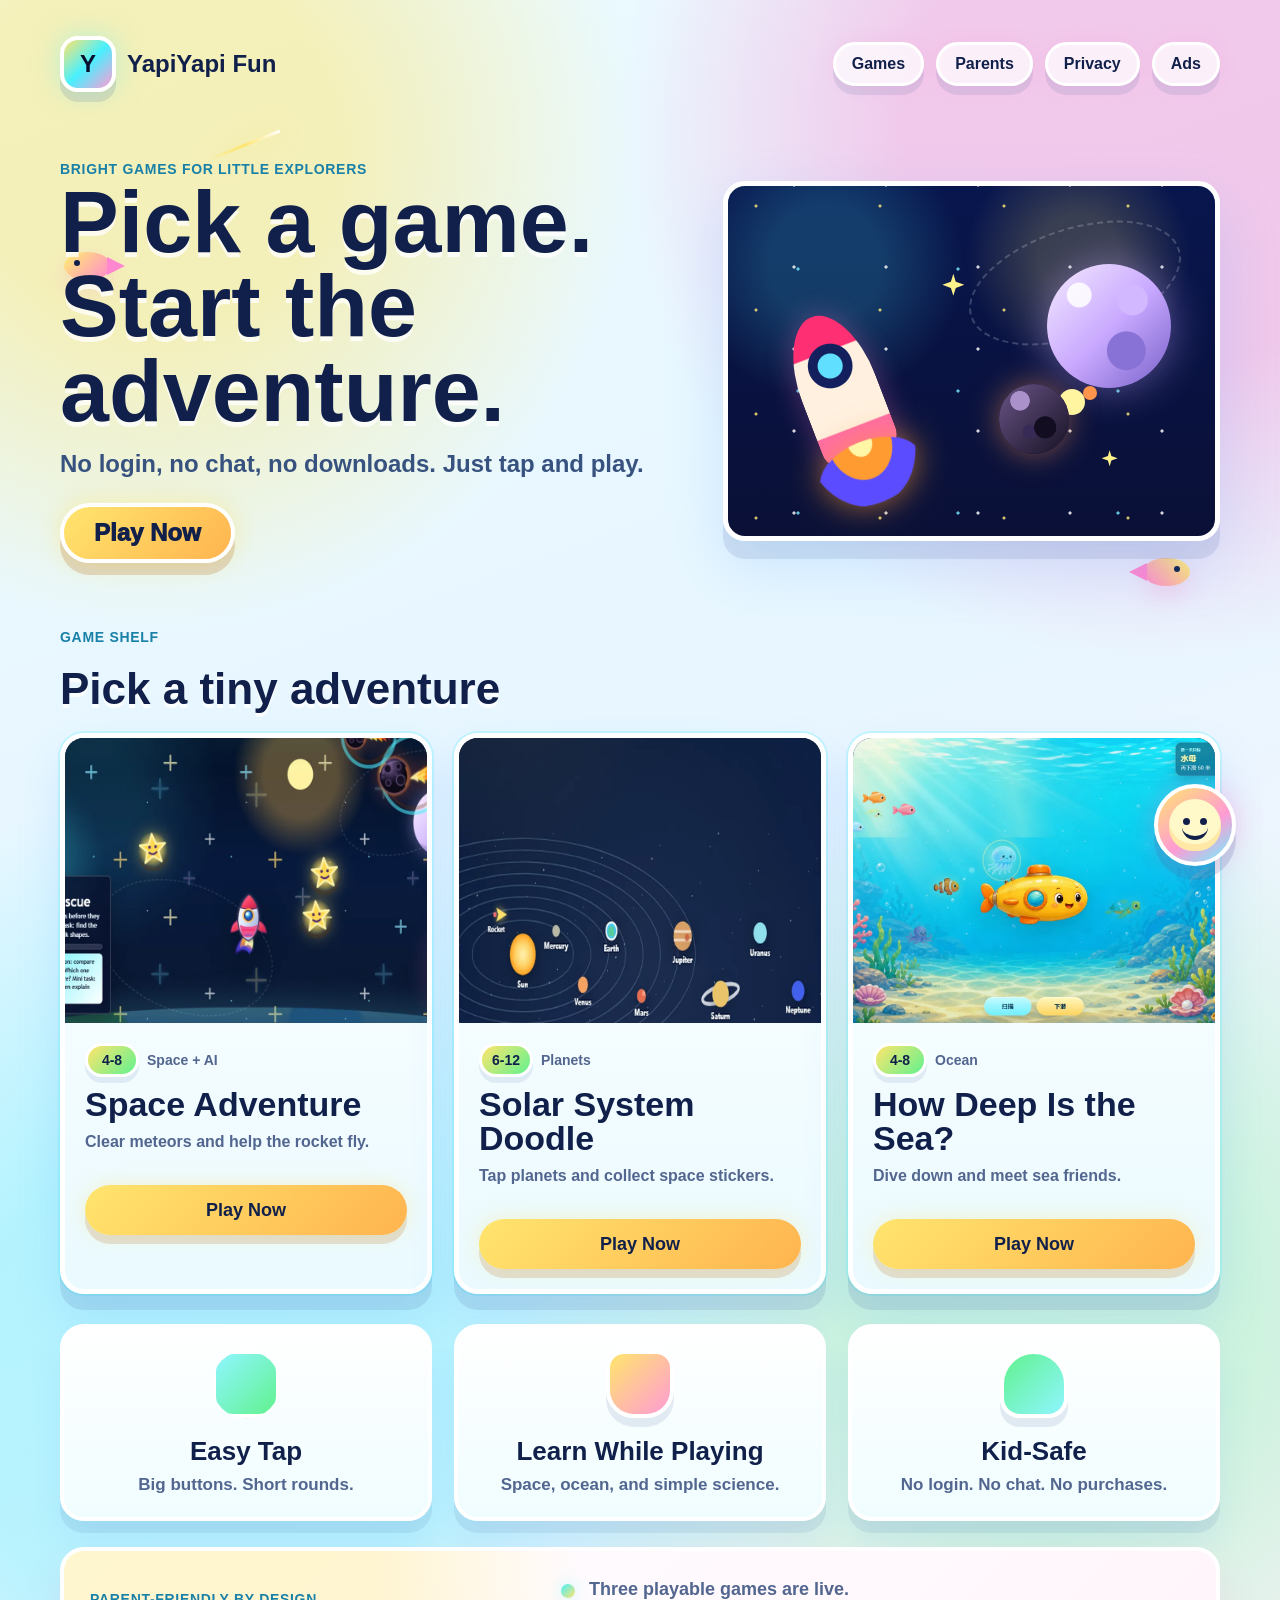
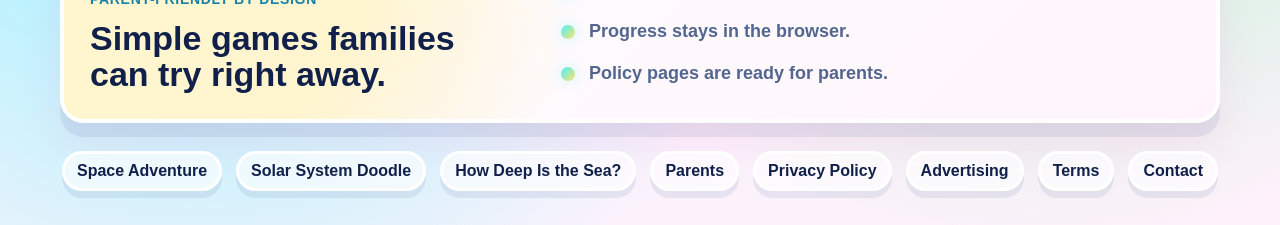
<file: index.html>
<!doctype html>
<html lang="en">
  <head>
    <meta charset="UTF-8" />
    <meta name="viewport" content="width=device-width, initial-scale=1.0" />
    <meta
      name="description"
      content="YapiYapi Fun is a child-friendly collection of simple no-login web games for kids, including Space Adventure, Solar System Doodle, and How Deep Is the Sea?"
    />
    <link rel="canonical" href="https://yapiyapi.fun/" />
    <meta property="og:site_name" content="YapiYapi Fun" />
    <meta property="og:type" content="website" />
    <meta property="og:title" content="YapiYapi Fun - Kids Web Games" />
    <meta
      property="og:description"
      content="Simple browser games for kids with playful science, space, and AI learning."
    />
    <meta property="og:url" content="https://yapiyapi.fun/" />
    <meta name="twitter:card" content="summary" />
    <title>YapiYapi Fun - Kids Web Games</title>
    <link rel="stylesheet" href="./styles.css?v=yapi-home-v8" />
    <script type="application/ld+json">
      {
        "@context": "https://schema.org",
        "@type": "WebSite",
        "name": "YapiYapi Fun",
        "url": "https://yapiyapi.fun/",
        "description": "A child-friendly collection of no-login browser games for kids.",
        "inLanguage": "en",
        "publisher": {
          "@type": "Organization",
          "name": "YapiYapi Fun"
        },
        "hasPart": [
          {
            "@type": "SoftwareApplication",
            "name": "Space Adventure",
            "applicationCategory": "GameApplication",
            "operatingSystem": "Web browser",
            "url": "https://yapiyapi.fun/games/space-adventure/",
            "audience": {
              "@type": "PeopleAudience",
              "suggestedMinAge": 4,
              "suggestedMaxAge": 8
            }
          },
          {
            "@type": "SoftwareApplication",
            "name": "Solar System Doodle",
            "applicationCategory": "GameApplication",
            "operatingSystem": "Web browser",
            "url": "https://yapiyapi.fun/games/solar-system/",
            "audience": {
              "@type": "PeopleAudience",
              "suggestedMinAge": 6,
              "suggestedMaxAge": 12
            }
          },
          {
            "@type": "SoftwareApplication",
            "name": "How Deep Is the Sea?",
            "applicationCategory": "GameApplication",
            "operatingSystem": "Web browser",
            "url": "https://yapiyapi.fun/games/deep-sea-kids/",
            "audience": {
              "@type": "PeopleAudience",
              "suggestedMinAge": 4,
              "suggestedMaxAge": 8
            }
          }
        ]
      }
    </script>
  </head>
  <body>
    <main class="home-app">
      <span class="page-fish fish-a" aria-hidden="true"></span>
      <span class="page-fish fish-b" aria-hidden="true"></span>
      <span class="shooting-star trail-a" aria-hidden="true"></span>
      <span class="shooting-star trail-b" aria-hidden="true"></span>
      <button class="home-mascot" type="button" aria-label="Play with YapiYapi mascot">
        <span class="mascot-face" aria-hidden="true"></span>
      </button>
      <header class="home-header">
        <a class="home-brand" href="./index.html" aria-label="YapiYapi Fun home">
          <span class="home-logo" aria-hidden="true">Y</span>
          <span>YapiYapi Fun</span>
        </a>
        <nav class="home-nav" aria-label="Site navigation">
          <a href="#games">Games</a>
          <a href="./parents.html">Parents</a>
          <a href="./privacy.html">Privacy</a>
          <a href="./ads.html">Ads</a>
        </nav>
      </header>

      <section class="home-hero" aria-labelledby="homeTitle">
        <div class="home-hero-copy">
          <p class="eyebrow">Bright games for little explorers</p>
          <h1 id="homeTitle"><span>Pick a game.</span><span>Start the adventure.</span></h1>
          <p>
            No login, no chat, no downloads. Just tap and play.
          </p>
          <a class="hero-play-button" href="#games">Play Now</a>
        </div>
        <div class="home-hero-scene" aria-hidden="true">
          <span class="hero-orbit"></span>
          <span class="hero-star one"></span>
          <span class="hero-star two"></span>
          <span class="hero-planet"></span>
          <span class="hero-rocket"></span>
          <span class="hero-meteor"></span>
        </div>
      </section>

      <section id="games" class="game-gallery" aria-label="Game collection">
        <div class="section-heading">
          <p class="eyebrow">Game shelf</p>
          <h2>Pick a tiny adventure</h2>
        </div>

        <a class="game-tile featured-tile" href="./games/space-adventure/">
          <span class="tile-art tile-shot-wrap" aria-hidden="true">
            <img
              class="tile-shot"
              src="./assets/home/space-adventure-preview.webp"
              alt=""
              loading="lazy"
            />
          </span>
          <span class="tile-body">
            <span class="tile-kicker"><span class="age-chip">4-8</span><span>Space + AI</span></span>
            <strong>Space Adventure</strong>
            <span>Clear meteors and help the rocket fly.</span>
            <span class="tile-badge">Play Now</span>
          </span>
        </a>

        <a class="game-tile" href="./games/solar-system/">
          <span class="tile-art tile-shot-wrap" aria-hidden="true">
            <img
              class="tile-shot solar-shot"
              src="./assets/home/solar-system-preview.webp"
              alt=""
              loading="lazy"
            />
          </span>
          <span class="tile-body">
            <span class="tile-kicker"><span class="age-chip">6-12</span><span>Planets</span></span>
            <strong>Solar System Doodle</strong>
            <span>Tap planets and collect space stickers.</span>
            <span class="tile-badge">Play Now</span>
          </span>
        </a>

        <a class="game-tile" href="./games/deep-sea-kids/">
          <span class="tile-art tile-shot-wrap" aria-hidden="true">
            <img
              class="tile-shot ocean-shot"
              src="./assets/home/ocean-rescue-preview.webp"
              alt=""
              loading="lazy"
            />
          </span>
          <span class="tile-body">
            <span class="tile-kicker"><span class="age-chip">4-8</span><span>Ocean</span></span>
            <strong>How Deep Is the Sea?</strong>
            <span>Dive down and meet sea friends.</span>
            <span class="tile-badge">Play Now</span>
          </span>
        </a>
      </section>

      <section class="home-info">
        <article>
          <span class="info-icon kid-icon" aria-hidden="true"></span>
          <h2>Easy Tap</h2>
          <p>Big buttons. Short rounds.</p>
        </article>
        <article>
          <span class="info-icon learn-icon" aria-hidden="true"></span>
          <h2>Learn While Playing</h2>
          <p>Space, ocean, and simple science.</p>
        </article>
        <article>
          <span class="info-icon safe-icon" aria-hidden="true"></span>
          <h2>Kid-Safe</h2>
          <p>No login. No chat. No purchases.</p>
        </article>
      </section>

      <section class="home-trust" aria-labelledby="trustTitle">
        <div>
          <p class="eyebrow">Parent-friendly by design</p>
          <h2 id="trustTitle">Simple games families can try right away.</h2>
        </div>
        <ul>
          <li>Three playable games are live.</li>
          <li>Progress stays in the browser.</li>
          <li>Policy pages are ready for parents.</li>
        </ul>
      </section>

      <nav class="legal-links" aria-label="Site policies">
        <a class="text-link" href="./games/space-adventure/">Space Adventure</a>
        <a class="text-link" href="./games/solar-system/">Solar System Doodle</a>
        <a class="text-link" href="./games/deep-sea-kids/">How Deep Is the Sea?</a>
        <a class="text-link" href="./parents.html">Parents</a>
        <a class="text-link" href="./privacy.html">Privacy Policy</a>
        <a class="text-link" href="./ads.html">Advertising</a>
        <a class="text-link" href="./terms.html">Terms</a>
        <a class="text-link" href="mailto:535826356@qq.com">Contact</a>
      </nav>
    </main>
    <script>
      (() => {
        let audioContext;
        const playPop = (frequency = 680) => {
          try {
            audioContext ||= new (window.AudioContext || window.webkitAudioContext)();
            const oscillator = audioContext.createOscillator();
            const gain = audioContext.createGain();
            oscillator.type = "sine";
            oscillator.frequency.value = frequency;
            gain.gain.setValueAtTime(0.0001, audioContext.currentTime);
            gain.gain.exponentialRampToValueAtTime(0.035, audioContext.currentTime + 0.01);
            gain.gain.exponentialRampToValueAtTime(0.0001, audioContext.currentTime + 0.12);
            oscillator.connect(gain).connect(audioContext.destination);
            oscillator.start();
            oscillator.stop(audioContext.currentTime + 0.13);
          } catch {
            // Sound is a small bonus; the page should stay quiet if audio is blocked.
          }
        };

        document.querySelectorAll(".game-tile").forEach((tile, index) => {
          tile.addEventListener("pointerenter", () => playPop(620 + index * 90));
        });

        const mascot = document.querySelector(".home-mascot");
        mascot?.addEventListener("click", () => {
          mascot.classList.remove("is-waving");
          void mascot.offsetWidth;
          mascot.classList.add("is-waving");
          playPop(920);
        });
      })();
    </script>
  </body>
</html>
</file>
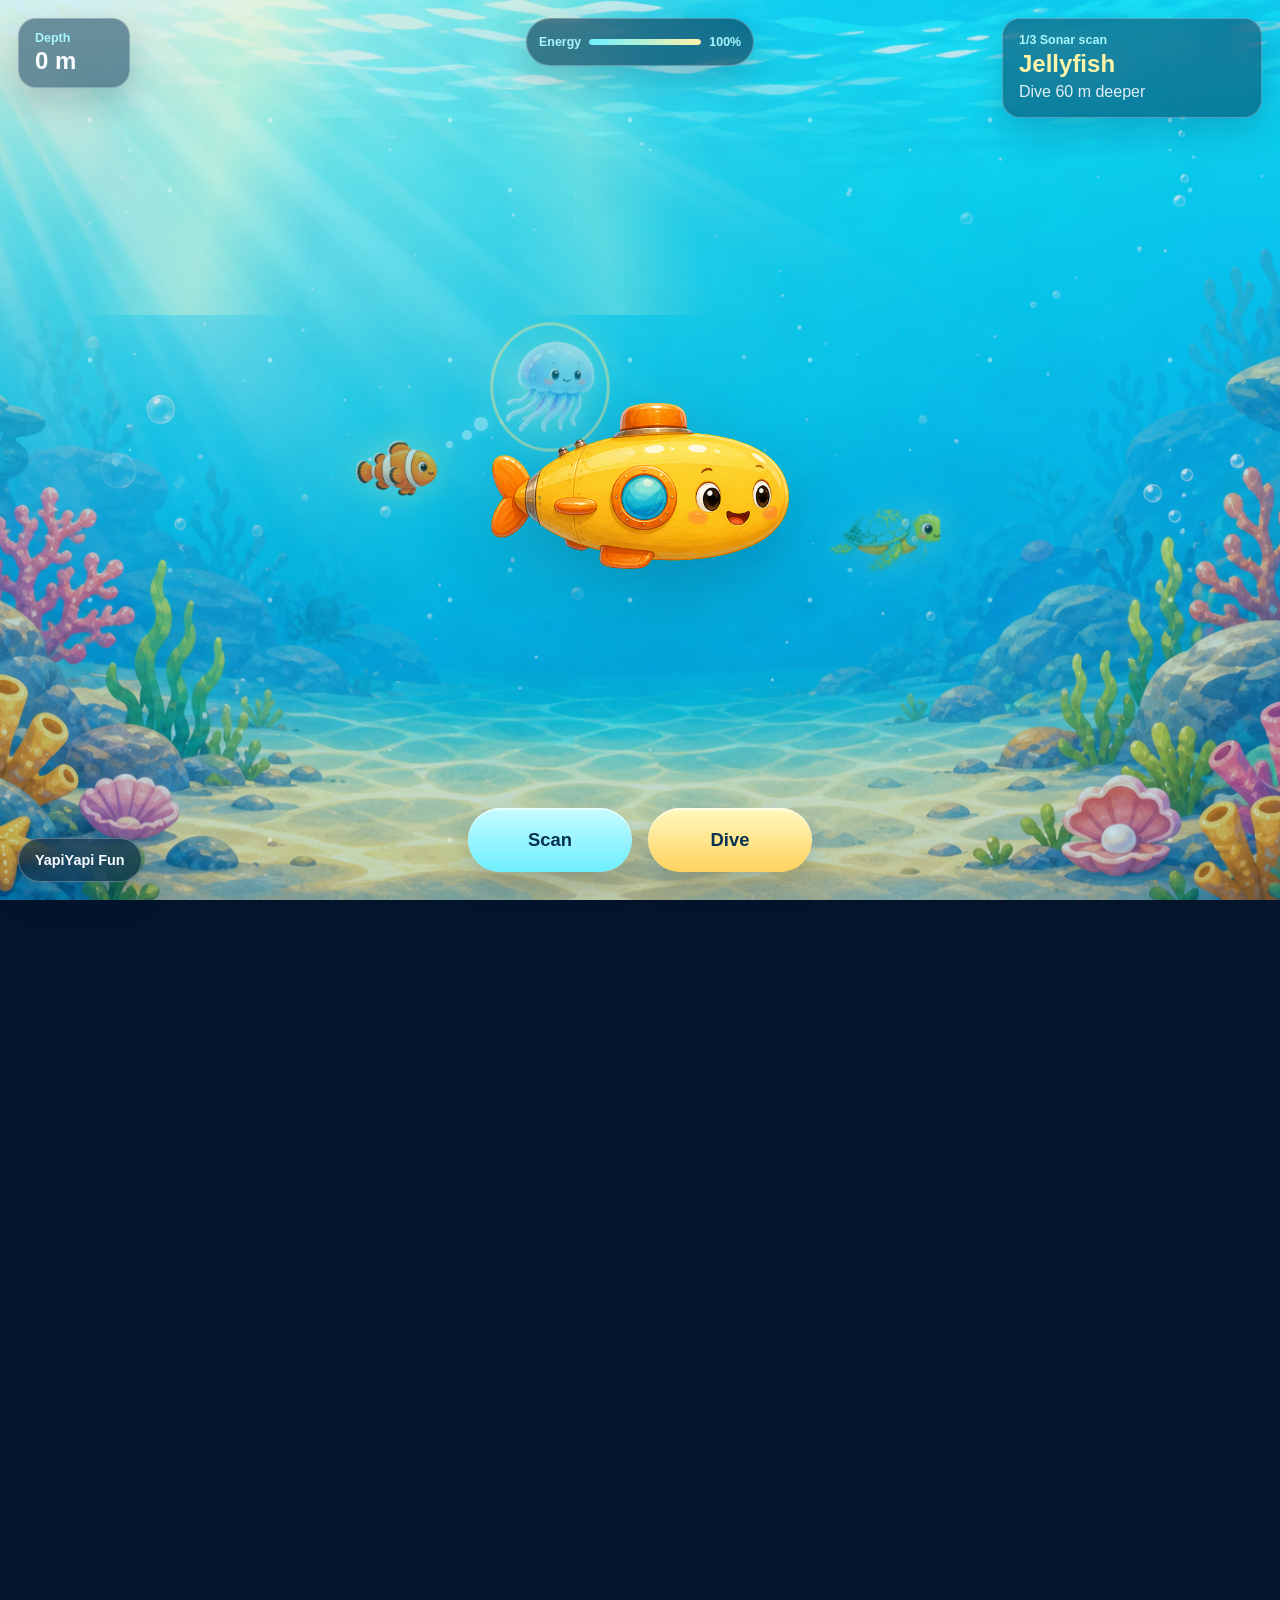
<file: games/deep-sea-kids/index.html>
<!doctype html>
<html lang="en">
  <head>
    <meta charset="UTF-8" />
    <meta name="viewport" content="width=device-width, initial-scale=1.0" />
    <meta
      name="description"
      content="How Deep Is the Sea? is a kid-friendly ocean exploration game from YapiYapi Fun."
    />
    <link rel="canonical" href="https://yapiyapi.fun/games/deep-sea-kids/" />
    <title>How Deep Is the Sea? - YapiYapi Fun</title>
    <link rel="stylesheet" href="./styles.css" />
  </head>
  <body>
    <main class="app v2-home">
      <a class="home-link" href="../../" aria-label="Back to YapiYapi Fun home">YapiYapi Fun</a>
      <section class="v2-topbar" aria-label="Adventure info">
        <div class="v2-chip">
          <span>Depth</span>
          <strong id="v2DepthValue">0 m</strong>
        </div>
        <div class="v2-goal">
          <span id="v2ChapterLabel">First goal</span>
          <strong id="v2GoalName">Jellyfish</strong>
          <p id="v2GoalHint">Scan first, then meet your first friend</p>
        </div>
      </section>

      <section class="energy-card" aria-label="Sub energy">
        <span>Energy</span>
        <meter id="energyMeter" min="0" max="100" value="100"></meter>
        <strong id="energyText">100%</strong>
      </section>

      <section class="v2-actions" aria-label="Main actions">
        <button id="v2ScanButton" type="button">Scan</button>
        <button id="v2DiveButton" type="button">Dive</button>
      </section>
      <section class="hud" aria-label="Adventure status">
        <div>
          <span class="label">Depth</span>
          <strong id="depthValue">0 m</strong>
        </div>
        <div>
          <span class="label">Zone</span>
          <strong id="zoneName">Sunlight Zone</strong>
        </div>
      </section>

      <aside class="zone-card" aria-live="polite">
        <span class="zone-kicker">Current layer</span>
        <p id="zoneDescription">Bright water, sea grass, and coral make this a friendly place to begin.</p>
      </aside>

      <aside class="captain-card" aria-live="polite">
        <span class="avatar">CAP</span>
        <div>
          <strong>Captain Pip</strong>
          <p id="captainText">Slide down and your sub will carry you into the ocean world.</p>
          <button id="resetGuideButton" type="button">Replay guide</button>
        </div>
      </aside>

      <aside id="guideCard" class="guide-card" aria-live="polite" hidden>
        <span id="guideStep">1/4</span>
        <strong id="guideTitle">Find your first friend</strong>
        <p id="guideText">Follow Captain Pip and make a real ocean discovery.</p>
      </aside>

      <aside class="next-card" aria-live="polite">
        <span id="chapterLabel">Next discovery</span>
        <strong id="nextName">Clownfish</strong>
        <p id="nextDistance">Dive 8 m deeper</p>
        <div class="next-actions">
          <button id="scanButton" type="button">Scan</button>
          <button id="nextButton" type="button">Go</button>
        </div>
      </aside>

      <aside class="mini-missions" aria-live="polite">
        <strong id="chapterTitle">Adventure progress</strong>
        <div id="chapterProgress" class="chapter-progress"></div>
        <div id="miniMissionList"></div>
      </aside>

      <aside class="sticker-shelf" aria-live="polite">
        <strong>Stickers</strong>
        <div id="stickerShelf"></div>
      </aside>

      <div class="dive-pad" aria-label="Dive controls">
        <button id="riseButton" type="button">Rise</button>
        <button id="diveButton" type="button">Dive</button>
      </div>

      <aside class="journey-rail" aria-label="Depth journey">
        <span style="--mark:0%">0m</span>
        <span style="--mark:20%">1000m</span>
        <span style="--mark:60%">3000m</span>
        <span style="--mark:100%">5000m</span>
        <div id="journeyProgress" class="journey-progress"></div>
      </aside>

      <section id="ocean" class="ocean" aria-label="Deep sea exploration scene">
        <div class="v2-depth-bg shallow"></div>
        <div class="v2-depth-bg blue"></div>
        <div class="v2-depth-bg twilight"></div>
        <div class="v2-depth-bg abyssal"></div>
        <div class="sunbeams"></div>
        <div class="stars" aria-hidden="true"></div>
        <div class="reef reef-left" aria-hidden="true">
          <span class="coral branch"></span>
          <span class="coral fan"></span>
          <span class="seaweed w1"></span>
          <span class="seaweed w2"></span>
          <span class="seaweed w3"></span>
        </div>
        <div class="reef reef-right" aria-hidden="true">
          <span class="coral fan"></span>
          <span class="coral branch"></span>
          <span class="seaweed w1"></span>
          <span class="seaweed w2"></span>
        </div>
        <div class="fish-school" aria-hidden="true">
          <span></span><span></span><span></span><span></span><span></span>
        </div>
        <div class="distant-life" aria-hidden="true">
          <span></span><span></span><span></span>
        </div>
        <div id="sonarRing" class="sonar-ring" aria-hidden="true"></div>
        <div class="bubbles" aria-hidden="true"></div>
        <div id="creatureLayer" class="creature-layer"></div>
        <div id="submarine" class="submarine" aria-label="Little submarine">
          <div id="targetArrow" class="target-arrow" aria-hidden="true"></div>
          <div id="pilotPrompt" class="pilot-prompt" hidden>
            <span id="pilotPromptText">Move closer</span>
            <button id="pilotActionButton" type="button">Scan</button>
          </div>
          <div class="sub-light"></div>
          <div class="sub-bubble-trail"><span></span><span></span><span></span></div>
          <img class="sub-sprite" src="./assets/sprites/final/submarine.png" alt="" />
          <div class="sub-body">
            <div class="window"></div>
            <div class="sub-face"></div>
            <div class="tail"></div>
            <div class="fin top"></div>
            <div class="fin bottom"></div>
          </div>
        </div>
        <div class="seafloor">
          <div class="vent"></div>
          <div class="vent small"></div>
          <div class="rock"></div>
        </div>
      </section>

      <nav class="toolbar" aria-label="Tools">
        <button id="collectionButton" type="button"><i>BK</i><span>Book</span><strong id="bookCount">0/16</strong></button>
        <button id="missionButton" type="button"><i>ST</i><span>Tasks</span><strong id="missionCount">0/3</strong></button>
        <button id="labButton" type="button"><i>LT</i><span>Lab</span><strong>Light</strong></button>
        <button id="paintButton" type="button"><i>PT</i><span>Paint</span><strong id="paintName">Sunbeam Yellow</strong></button>
        <button id="lightButton" type="button"><i>ON</i><span>Light</span><strong>On</strong></button>
      </nav>

      <div class="scroll-space" aria-hidden="true"></div>
    </main>

    <section id="factPanel" class="panel fact-panel" aria-live="polite" hidden></section>
    <section id="encounterPanel" class="panel encounter-panel" aria-live="polite" hidden></section>
    <section id="collectionPanel" class="panel side-panel" hidden></section>
    <section id="missionPanel" class="panel side-panel" hidden></section>
    <section id="paintPanel" class="panel side-panel" hidden></section>
    <section id="labPanel" class="panel side-panel lab-panel" hidden></section>
    <section id="rewardPanel" class="panel reward-panel" aria-live="polite" hidden></section>
    <div id="toast" class="toast" role="status" aria-live="polite"></div>

    <script src="./app.js"></script>
  </body>
</html>
</file>
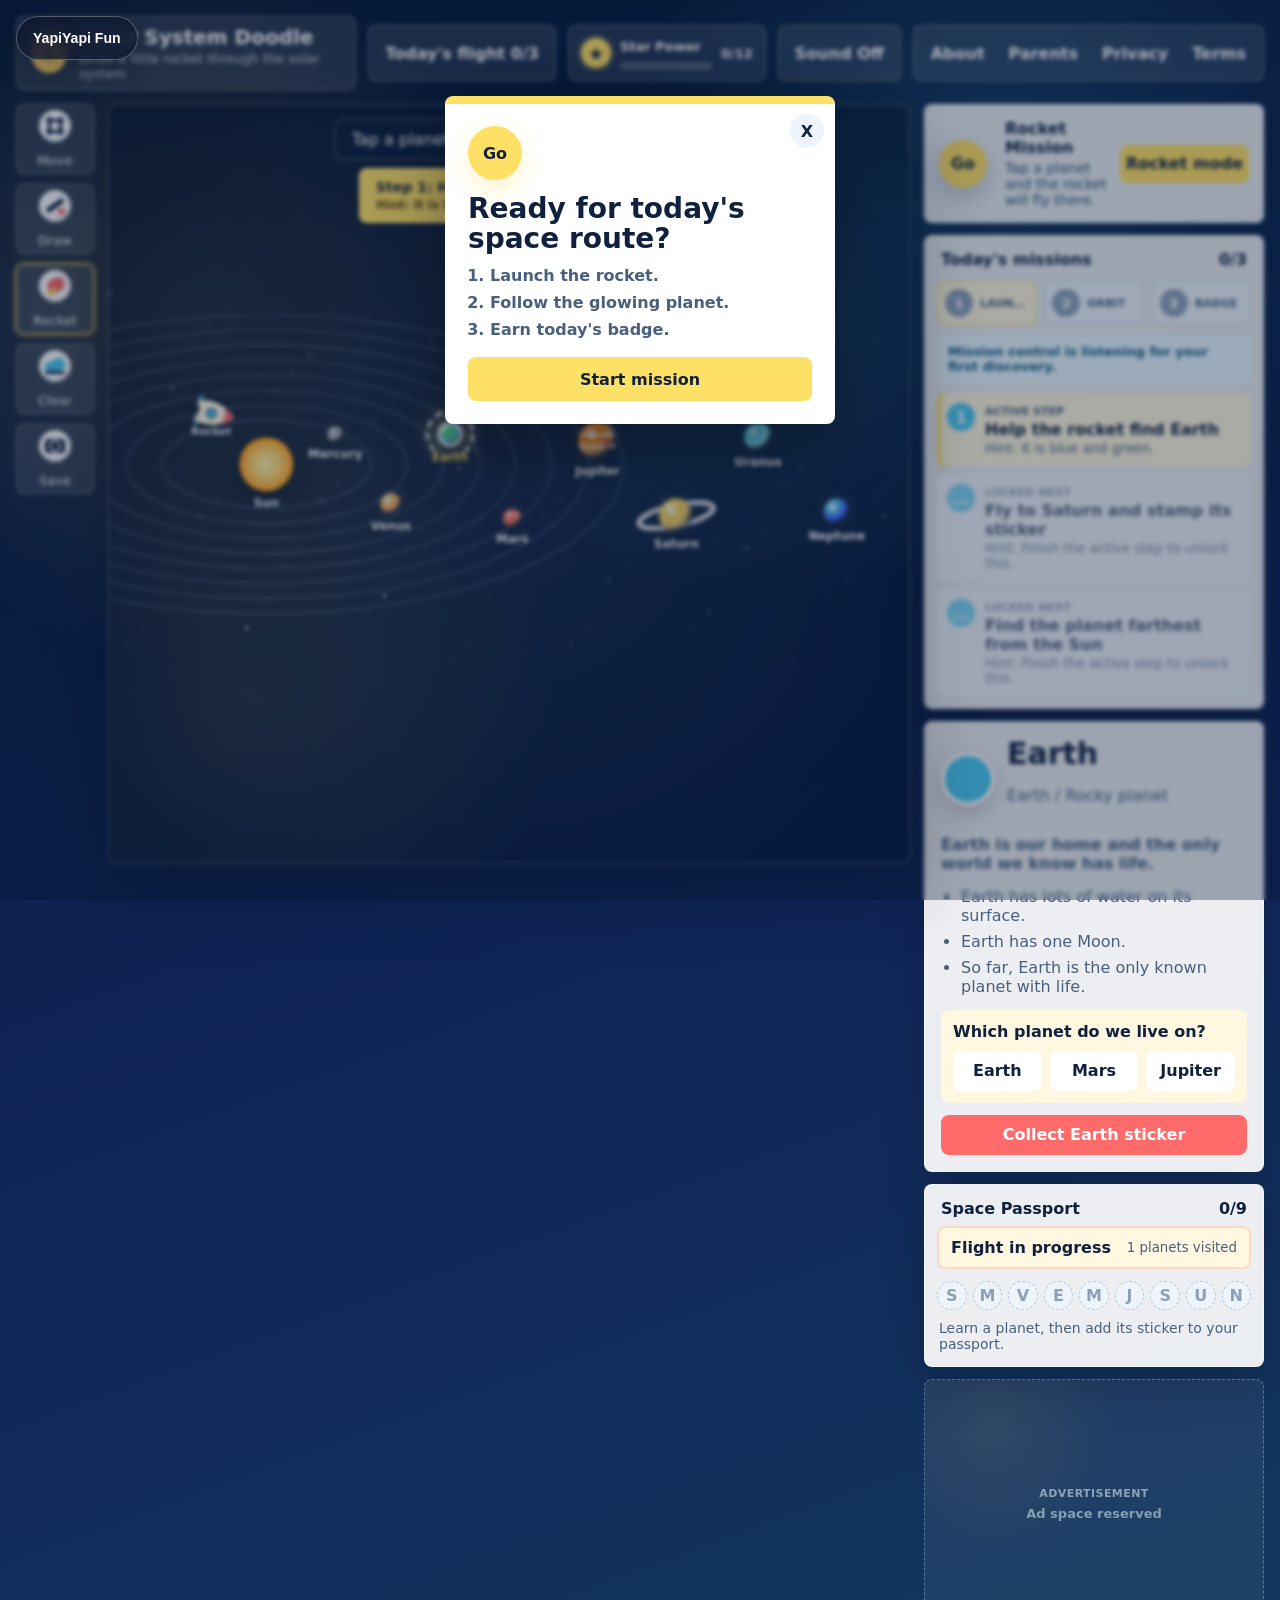
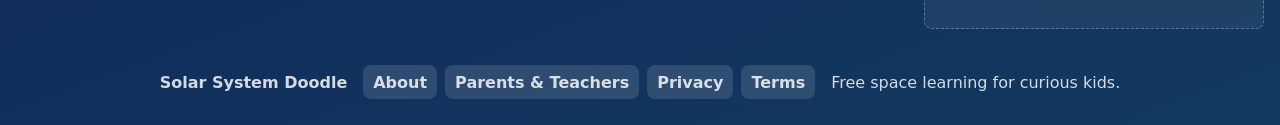
<file: games/solar-system/index.html>
<!doctype html>
<html lang="en">
  <head>
    <meta charset="UTF-8" />
    <link rel="icon" type="image/svg+xml" href="/games/solar-system/favicon.svg" />
    <meta name="viewport" content="width=device-width, initial-scale=1.0" />
    <meta
      name="description"
      content="Solar System Doodle is an interactive kids space game. Tap planets, launch a rocket, complete missions, and learn about the Sun and eight planets."
    />
    <meta property="og:title" content="Solar System Doodle" />
    <meta
      property="og:description"
      content="A playful solar system learning game for kids. Launch a rocket, complete missions, and collect planet stickers."
    />
    <meta property="og:type" content="website" />
    <meta property="og:url" content="https://solarsystemdoodle.com/" />
    <meta name="twitter:card" content="summary" />
    <title>Solar System Doodle - Kids Space Learning Game</title>
    <style>
      .site-home-link {
        position: fixed;
        z-index: 50;
        left: 16px;
        top: 16px;
        display: inline-flex;
        align-items: center;
        min-height: 44px;
        padding: 0 16px;
        border: 1px solid rgba(255, 255, 255, 0.28);
        border-radius: 999px;
        color: #fff;
        background: rgba(9, 18, 44, 0.72);
        box-shadow: 0 12px 28px rgba(0, 0, 0, 0.2);
        font: 800 0.88rem/1 Arial, sans-serif;
        text-decoration: none;
        backdrop-filter: blur(12px);
      }

      @media (max-width: 520px) {
        .site-home-link {
          left: 10px;
          top: 10px;
          min-height: 40px;
          padding: 0 12px;
          font-size: 0.78rem;
        }
      }
    </style>
    <script type="module" crossorigin src="/games/solar-system/assets/index-B0E_Y0Li.js"></script>
    <link rel="stylesheet" crossorigin href="/games/solar-system/assets/index-B68cbcm5.css">
  </head>
  <body>
    <a class="site-home-link" href="../../" aria-label="Back to YapiYapi Fun home">YapiYapi Fun</a>
    <div id="root"></div>
  </body>
</html>
</file>
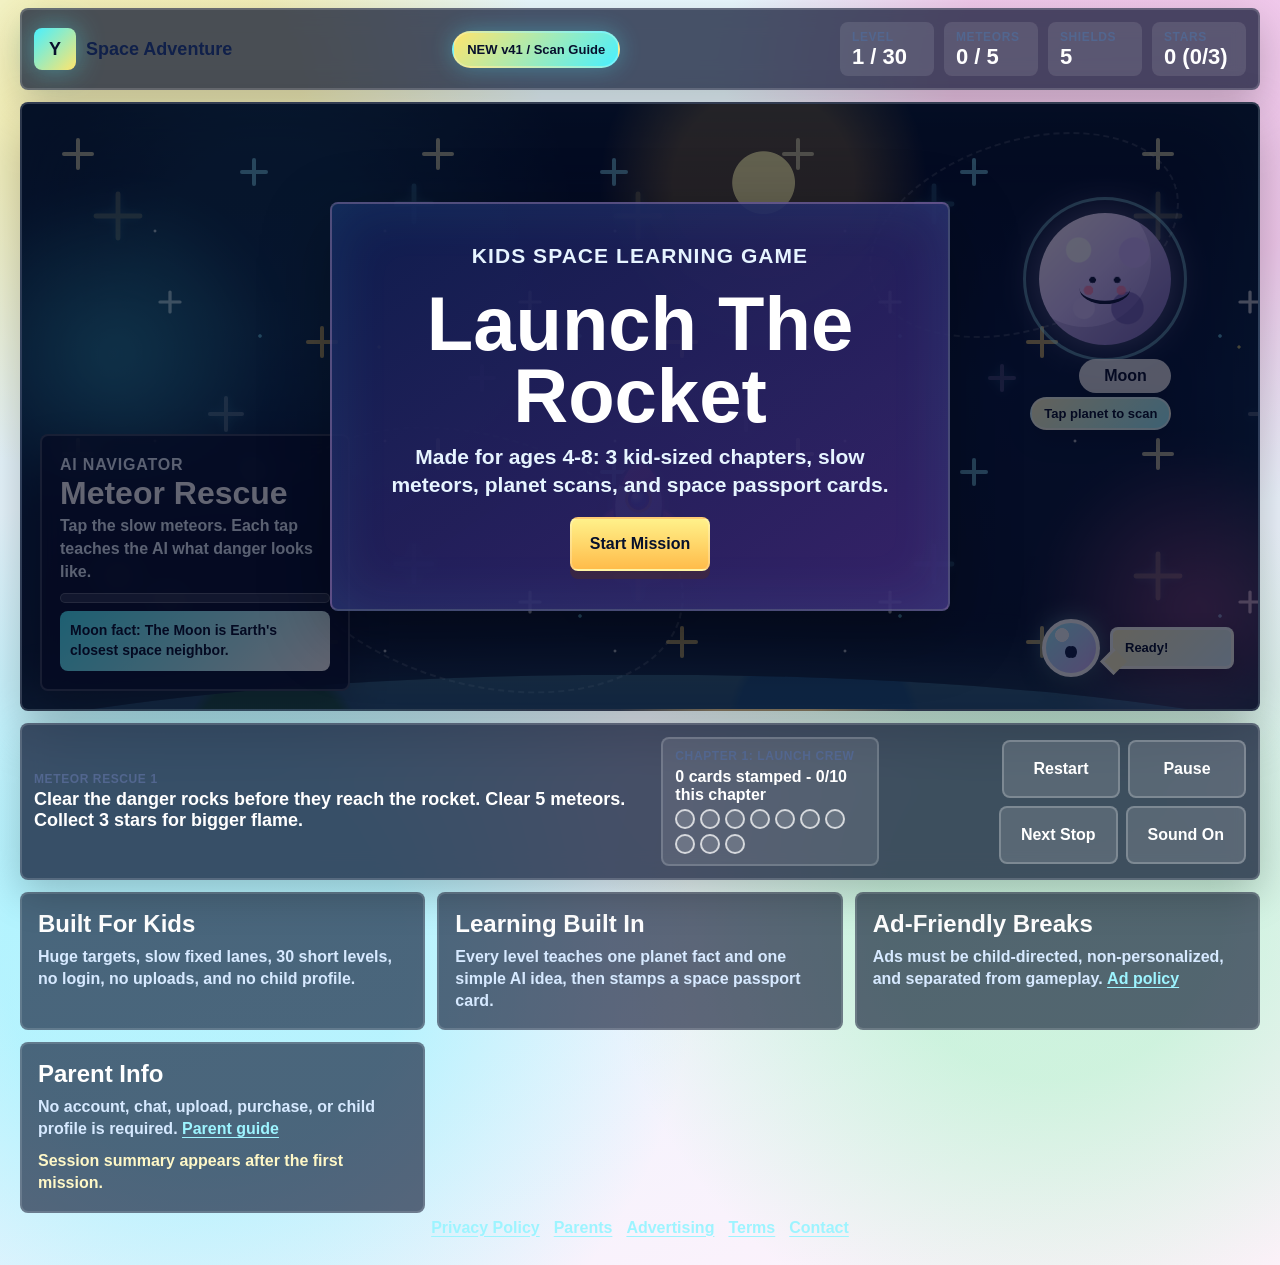
<file: games/space-adventure/index.html>
<!doctype html>
<html lang="en">
  <head>
    <meta charset="UTF-8" />
    <meta name="viewport" content="width=device-width, initial-scale=1.0" />
    <meta
      name="description"
      content="Space Adventure is a free static browser game for ages 4-8. Clear meteors, collect star cards, explore planets, and learn simple space and AI ideas without accounts or uploads."
    />
    <link rel="canonical" href="https://yapiyapi.fun/games/space-adventure/" />
    <meta property="og:site_name" content="YapiYapi Fun" />
    <meta property="og:type" content="website" />
    <meta property="og:title" content="Space Adventure - YapiYapi Fun" />
    <meta
      property="og:description"
      content="A kid-friendly rocket game with meteors, star fuel, planet cards, and simple AI learning."
    />
    <meta property="og:url" content="https://yapiyapi.fun/games/space-adventure/" />
    <meta name="twitter:card" content="summary" />
    <title>Space Adventure - YapiYapi Fun</title>
    <link rel="stylesheet" href="/styles.css?v=space-kids-v41" />
  </head>
  <body>
    <main class="game-app">
      <section class="game-screen" aria-labelledby="gameTitle">
        <div class="hud top-hud">
          <a class="brand" href="/" aria-label="YapiYapi Fun home">
            <span class="brand-mark" aria-hidden="true">Y</span>
            <span>Space Adventure</span>
          </a>
          <div class="version-badge">NEW v41 / Scan Guide</div>

          <div class="hud-stats" aria-label="Mission status">
            <div>
              <span>Level</span>
              <strong id="levelLabel">1 / 30</strong>
            </div>
            <div>
              <span>Meteors</span>
              <strong id="scoreLabel">0 / 3</strong>
            </div>
            <div>
              <span>Shields</span>
              <strong id="shieldLabel">5</strong>
            </div>
            <div>
              <span>Stars</span>
              <strong id="badgeLabel">0</strong>
            </div>
          </div>
        </div>

        <section id="gameStage" class="stage phase-launch" aria-label="Space Adventure play area">
          <div class="starfield starfield-a" aria-hidden="true"></div>
          <div class="starfield starfield-b" aria-hidden="true"></div>
          <div class="nebula nebula-one" aria-hidden="true"></div>
          <div class="nebula nebula-two" aria-hidden="true"></div>
          <div class="speed-lines" aria-hidden="true"></div>
          <div class="orbit orbit-one" aria-hidden="true"></div>
          <div class="orbit orbit-two" aria-hidden="true"></div>
          <div class="earth-curve" aria-hidden="true"></div>
          <div id="planet" class="planet moon visible" aria-hidden="true"></div>
          <div id="planetLabel" class="planet-label">Moon</div>
          <div id="scanPrompt" class="scan-prompt" aria-live="polite">Tap planet to scan</div>
          <button id="spaceBuddy" class="space-buddy" type="button" aria-label="Space buddy tip">
            <span class="buddy-helmet" aria-hidden="true">
              <span class="buddy-face"></span>
            </span>
            <span id="buddyBubble" class="buddy-bubble">Ready!</span>
          </button>

          <div id="rocket" class="rocket launch" aria-hidden="true">
            <svg class="rocket-svg" viewBox="0 0 260 360" role="img" aria-label="Rocket">
              <defs>
                <linearGradient id="rocketBody" x1="0" x2="1" y1="0" y2="1">
                  <stop offset="0" stop-color="#ffffff" />
                  <stop offset="0.45" stop-color="#dfe9ff" />
                  <stop offset="1" stop-color="#8797c6" />
                </linearGradient>
                <linearGradient id="rocketRed" x1="0" x2="1" y1="0" y2="1">
                  <stop offset="0" stop-color="#ff7aa7" />
                  <stop offset="0.52" stop-color="#f43f5e" />
                  <stop offset="1" stop-color="#b91c4f" />
                </linearGradient>
                <radialGradient id="windowGlow" cx="35%" cy="30%">
                  <stop offset="0" stop-color="#ffffff" />
                  <stop offset="0.34" stop-color="#8ff6ff" />
                  <stop offset="1" stop-color="#1761c6" />
                </radialGradient>
                <linearGradient id="flameCute" x1="0" x2="0" y1="0" y2="1">
                  <stop offset="0" stop-color="#fff8a6" />
                  <stop offset="0.45" stop-color="#ff9e2c" />
                  <stop offset="1" stop-color="#6b4cff" />
                </linearGradient>
                <filter id="flameGlow">
                  <feGaussianBlur stdDeviation="6" result="blur" />
                  <feMerge>
                    <feMergeNode in="blur" />
                    <feMergeNode in="SourceGraphic" />
                  </feMerge>
                </filter>
              </defs>
              <ellipse cx="130" cy="309" rx="60" ry="21" fill="#07143f" opacity="0.28" />
              <g class="rocket-plume" filter="url(#flameGlow)">
                <path d="M102 242 C58 264 36 300 35 335 C66 314 88 310 113 318 C116 286 113 265 102 242Z" fill="#33207e" opacity="0.64" />
                <path d="M119 236 C74 254 47 285 44 322 C83 300 111 306 136 333 C147 294 143 260 119 236Z" fill="#5a4cff" opacity="0.66" />
                <path d="M139 227 C94 238 67 267 67 303 C95 285 124 292 145 321 C163 285 160 250 139 227Z" fill="url(#flameCute)" />
                <path d="M143 237 C115 249 99 268 101 292 C119 281 138 286 151 306 C162 279 159 253 143 237Z" fill="#fff7b8" />
              </g>
              <path d="M70 153 C33 161 13 184 10 223 C43 220 69 208 86 186Z" fill="url(#rocketRed)" stroke="#75225c" stroke-width="6" />
              <path d="M178 154 C217 162 240 187 245 225 C209 224 180 209 162 185Z" fill="url(#rocketRed)" stroke="#75225c" stroke-width="6" />
              <path class="rocket-shadow" d="M132 18 C177 47 205 108 195 174 C188 222 160 260 126 272 C88 257 62 222 58 173 C52 105 83 45 132 18Z" />
              <path class="rocket-main" d="M130 15 C176 46 203 106 193 171 C185 221 159 257 126 270 C88 257 63 220 58 171 C51 104 82 43 130 15Z" fill="url(#rocketBody)" stroke="#47335f" stroke-width="6" />
              <path d="M130 15 C154 31 174 57 185 89 C155 99 105 98 75 88 C87 55 106 30 130 15Z" fill="url(#rocketRed)" stroke="#47335f" stroke-width="5" />
              <path d="M69 181 C102 196 154 196 187 181 C182 202 172 224 158 242 C134 252 110 252 88 242 C78 224 72 203 69 181Z" fill="#f34b87" opacity="0.94" />
              <circle cx="126" cy="130" r="34" fill="#394083" stroke="#ffb83f" stroke-width="8" />
              <circle cx="126" cy="130" r="22" fill="url(#windowGlow)" />
              <circle cx="116" cy="121" r="8" fill="#ffffff" opacity="0.88" />
              <path d="M91 210 H162" stroke="#ff2f73" stroke-width="10" stroke-linecap="round" />
              <path d="M103 238 H147" stroke="#6552d9" stroke-width="8" stroke-linecap="round" opacity="0.6" />
              <circle cx="88" cy="100" r="4" fill="#ffffff" opacity="0.8" />
              <circle cx="168" cy="104" r="5" fill="#ffffff" opacity="0.68" />
            </svg>
          </div>

          <div class="lesson-card" aria-live="polite">
            <p class="eyebrow">AI Navigator</p>
            <h1 id="gameTitle">Meteor Rescue</h1>
            <p id="aiMessage">Tap the slow meteors. Each tap teaches the AI what danger looks like.</p>
            <div class="ai-meter" aria-label="AI learning progress">
              <span id="aiMeterFill"></span>
            </div>
            <p id="scienceFact" class="science-fact">Moon fact: The Moon is Earth's closest space neighbor.</p>
          </div>

          <div id="overlay" class="overlay" data-action="start">
            <div class="overlay-card">
              <p class="eyebrow">Kids Space Learning Game</p>
              <strong>Launch The Rocket</strong>
              <p>Made for ages 4-8: 3 kid-sized chapters, slow meteors, planet scans, and space passport cards.</p>
              <button id="overlayStart" type="button">Start Mission</button>
            </div>
          </div>
        </section>

        <div class="hud bottom-hud">
          <div class="mission-text">
            <span id="missionName">Launch Pad</span>
            <strong id="missionGoal">Clear 3 slow meteors to lift off safely.</strong>
          </div>
          <div class="passport-panel" aria-label="Space passport progress">
            <span id="chapterName">Chapter 1: Launch Crew</span>
            <strong id="passportSummary">0 cards stamped</strong>
            <div id="passportStamps" class="passport-stamps" aria-hidden="true"></div>
          </div>
          <div class="controls">
            <button id="startGame" type="button">Restart</button>
            <button id="pauseButton" type="button">Pause</button>
            <button id="nextButton" type="button">Next Stop</button>
            <button id="soundToggle" type="button" aria-pressed="true">Sound On</button>
          </div>
        </div>
      </section>

      <section id="learn" class="info-dock">
        <article>
          <h2>Built For Kids</h2>
          <p>Huge targets, slow fixed lanes, 30 short levels, no login, no uploads, and no child profile.</p>
        </article>
        <article>
          <h2>Learning Built In</h2>
          <p>Every level teaches one planet fact and one simple AI idea, then stamps a space passport card.</p>
        </article>
        <article id="privacy">
          <h2>Ad-Friendly Breaks</h2>
          <p>
            Ads must be child-directed, non-personalized, and separated from gameplay.
            <a class="text-link" href="/ads.html">Ad policy</a>
          </p>
        </article>
        <article>
          <h2>Parent Info</h2>
          <p>
            No account, chat, upload, purchase, or child profile is required.
            <a class="text-link" href="/parents.html">Parent guide</a>
          </p>
          <p id="parentSummary" class="parent-summary">Session summary appears after the first mission.</p>
        </article>
      </section>

      <nav class="legal-links" aria-label="Site policies">
        <a class="text-link" href="/privacy.html">Privacy Policy</a>
        <a class="text-link" href="/parents.html">Parents</a>
        <a class="text-link" href="/ads.html">Advertising</a>
        <a class="text-link" href="/terms.html">Terms</a>
        <a class="text-link" href="mailto:535826356@qq.com">Contact</a>
      </nav>
    </main>

    <script src="/game.js?v=space-kids-v41"></script>
  </body>
</html>
</file>
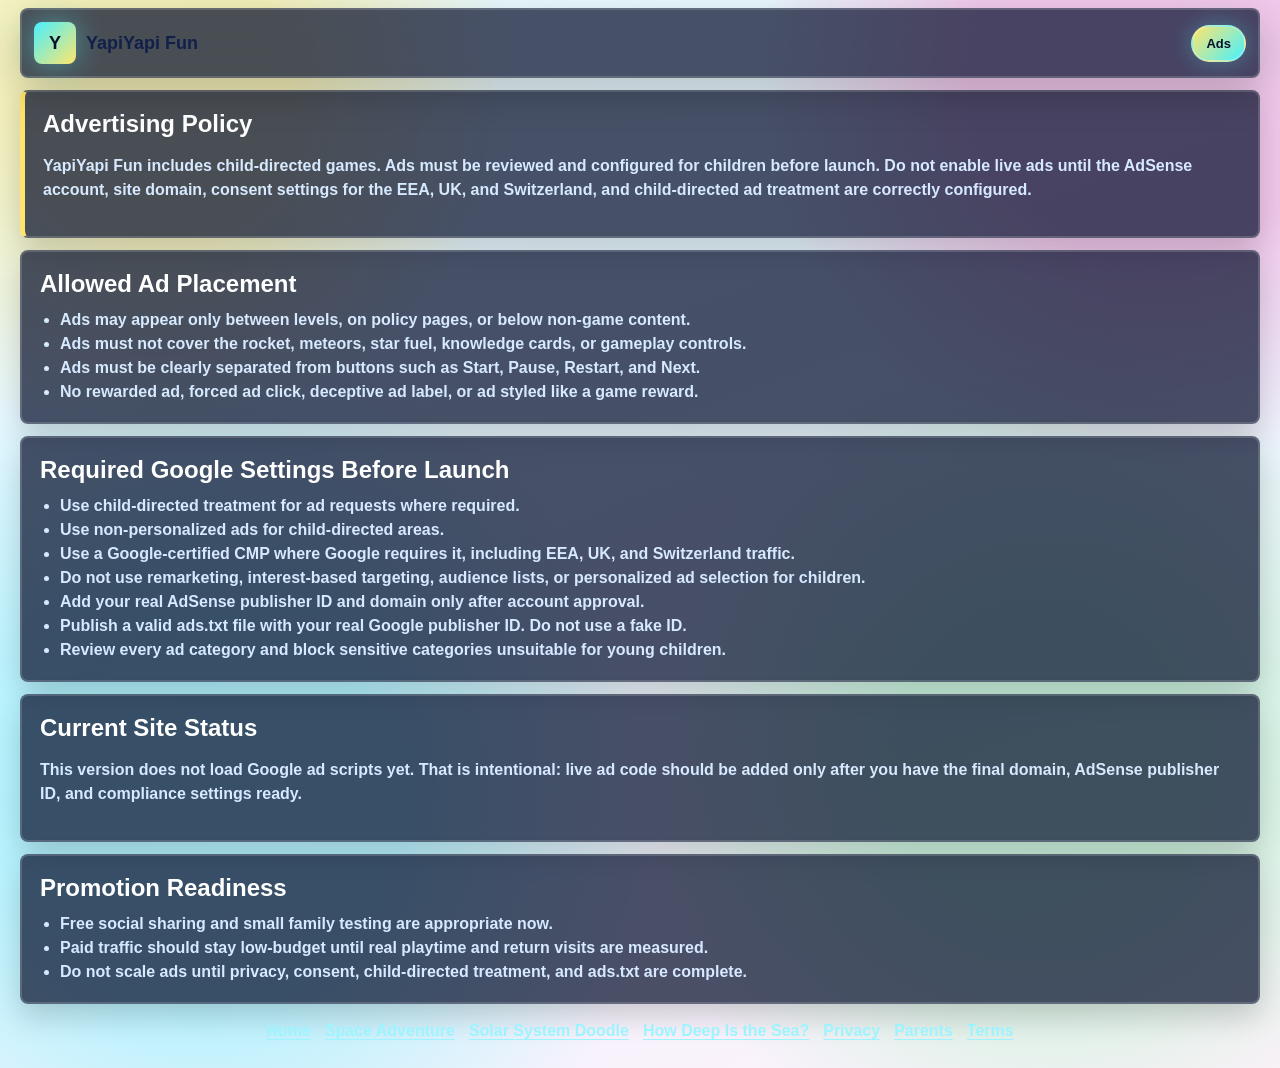
<file: ads.html>
<!doctype html>
<html lang="en">
  <head>
    <meta charset="UTF-8" />
    <meta name="viewport" content="width=device-width, initial-scale=1.0" />
    <meta name="description" content="Advertising policy and Google ads launch checklist for YapiYapi Fun." />
    <title>Advertising Policy - YapiYapi Fun</title>
    <link rel="stylesheet" href="./styles.css?v=space-kids-v35" />
  </head>
  <body>
    <main class="game-app policy-page">
      <div class="hud top-hud">
        <a class="brand" href="./index.html" aria-label="Back to YapiYapi Fun">
          <span class="brand-mark" aria-hidden="true">Y</span>
          <span>YapiYapi Fun</span>
        </a>
        <div class="version-badge">Ads</div>
      </div>

      <section class="policy-card policy-note">
        <h1>Advertising Policy</h1>
        <p>
          YapiYapi Fun includes child-directed games. Ads must be reviewed and configured for children before launch.
          Do not enable live ads until the AdSense account, site domain, consent settings for the EEA, UK,
          and Switzerland, and child-directed ad treatment are correctly configured.
        </p>
      </section>

      <section class="policy-card">
        <h2>Allowed Ad Placement</h2>
        <ul>
          <li>Ads may appear only between levels, on policy pages, or below non-game content.</li>
          <li>Ads must not cover the rocket, meteors, star fuel, knowledge cards, or gameplay controls.</li>
          <li>Ads must be clearly separated from buttons such as Start, Pause, Restart, and Next.</li>
          <li>No rewarded ad, forced ad click, deceptive ad label, or ad styled like a game reward.</li>
        </ul>
      </section>

      <section class="policy-card">
        <h2>Required Google Settings Before Launch</h2>
        <ul>
          <li>Use child-directed treatment for ad requests where required.</li>
          <li>Use non-personalized ads for child-directed areas.</li>
          <li>Use a Google-certified CMP where Google requires it, including EEA, UK, and Switzerland traffic.</li>
          <li>Do not use remarketing, interest-based targeting, audience lists, or personalized ad selection for children.</li>
          <li>Add your real AdSense publisher ID and domain only after account approval.</li>
          <li>Publish a valid ads.txt file with your real Google publisher ID. Do not use a fake ID.</li>
          <li>Review every ad category and block sensitive categories unsuitable for young children.</li>
        </ul>
      </section>

      <section class="policy-card">
        <h2>Current Site Status</h2>
        <p>
          This version does not load Google ad scripts yet. That is intentional: live ad code should be added only
          after you have the final domain, AdSense publisher ID, and compliance settings ready.
        </p>
      </section>

      <section class="policy-card">
        <h2>Promotion Readiness</h2>
        <ul>
          <li>Free social sharing and small family testing are appropriate now.</li>
          <li>Paid traffic should stay low-budget until real playtime and return visits are measured.</li>
          <li>Do not scale ads until privacy, consent, child-directed treatment, and ads.txt are complete.</li>
        </ul>
      </section>

      <nav class="legal-links" aria-label="Site policies">
        <a class="text-link" href="./index.html">Home</a>
        <a class="text-link" href="./games/space-adventure/">Space Adventure</a>
        <a class="text-link" href="./games/solar-system/">Solar System Doodle</a>
        <a class="text-link" href="./games/deep-sea-kids/">How Deep Is the Sea?</a>
        <a class="text-link" href="./privacy.html">Privacy</a>
        <a class="text-link" href="./parents.html">Parents</a>
        <a class="text-link" href="./terms.html">Terms</a>
      </nav>
    </main>
  </body>
</html>
</file>
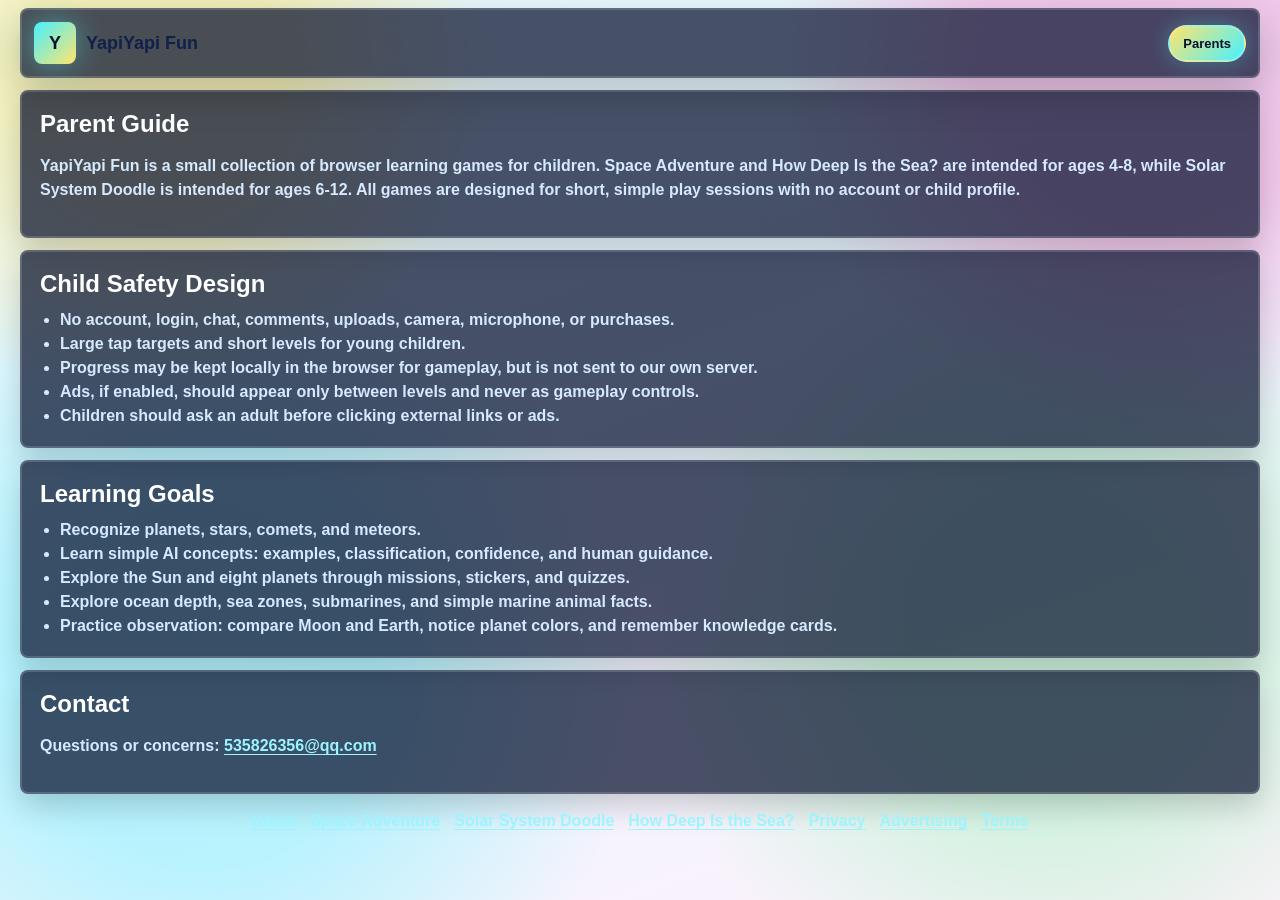
<file: parents.html>
<!doctype html>
<html lang="en">
  <head>
    <meta charset="UTF-8" />
    <meta name="viewport" content="width=device-width, initial-scale=1.0" />
    <meta name="description" content="Parent guide for YapiYapi Fun, a child-friendly collection of static browser learning games." />
    <title>Parents - YapiYapi Fun</title>
    <link rel="stylesheet" href="./styles.css?v=space-kids-v35" />
  </head>
  <body>
    <main class="game-app policy-page">
      <div class="hud top-hud">
        <a class="brand" href="./index.html" aria-label="Back to YapiYapi Fun">
          <span class="brand-mark" aria-hidden="true">Y</span>
          <span>YapiYapi Fun</span>
        </a>
        <div class="version-badge">Parents</div>
      </div>

      <section class="policy-card">
        <h1>Parent Guide</h1>
        <p>
          YapiYapi Fun is a small collection of browser learning games for children.
          Space Adventure and How Deep Is the Sea? are intended for ages 4-8, while Solar System Doodle is intended for ages 6-12.
          All games are designed for short, simple play sessions with no account or child profile.
        </p>
      </section>

      <section class="policy-card">
        <h2>Child Safety Design</h2>
        <ul>
          <li>No account, login, chat, comments, uploads, camera, microphone, or purchases.</li>
          <li>Large tap targets and short levels for young children.</li>
          <li>Progress may be kept locally in the browser for gameplay, but is not sent to our own server.</li>
          <li>Ads, if enabled, should appear only between levels and never as gameplay controls.</li>
          <li>Children should ask an adult before clicking external links or ads.</li>
        </ul>
      </section>

      <section class="policy-card">
        <h2>Learning Goals</h2>
        <ul>
          <li>Recognize planets, stars, comets, and meteors.</li>
          <li>Learn simple AI concepts: examples, classification, confidence, and human guidance.</li>
          <li>Explore the Sun and eight planets through missions, stickers, and quizzes.</li>
          <li>Explore ocean depth, sea zones, submarines, and simple marine animal facts.</li>
          <li>Practice observation: compare Moon and Earth, notice planet colors, and remember knowledge cards.</li>
        </ul>
      </section>

      <section class="policy-card">
        <h2>Contact</h2>
        <p>
          Questions or concerns:
          <a class="text-link" href="mailto:535826356@qq.com">535826356@qq.com</a>
        </p>
      </section>

      <nav class="legal-links" aria-label="Site policies">
        <a class="text-link" href="./index.html">Home</a>
        <a class="text-link" href="./games/space-adventure/">Space Adventure</a>
        <a class="text-link" href="./games/solar-system/">Solar System Doodle</a>
        <a class="text-link" href="./games/deep-sea-kids/">How Deep Is the Sea?</a>
        <a class="text-link" href="./privacy.html">Privacy</a>
        <a class="text-link" href="./ads.html">Advertising</a>
        <a class="text-link" href="./terms.html">Terms</a>
      </nav>
    </main>
  </body>
</html>
</file>
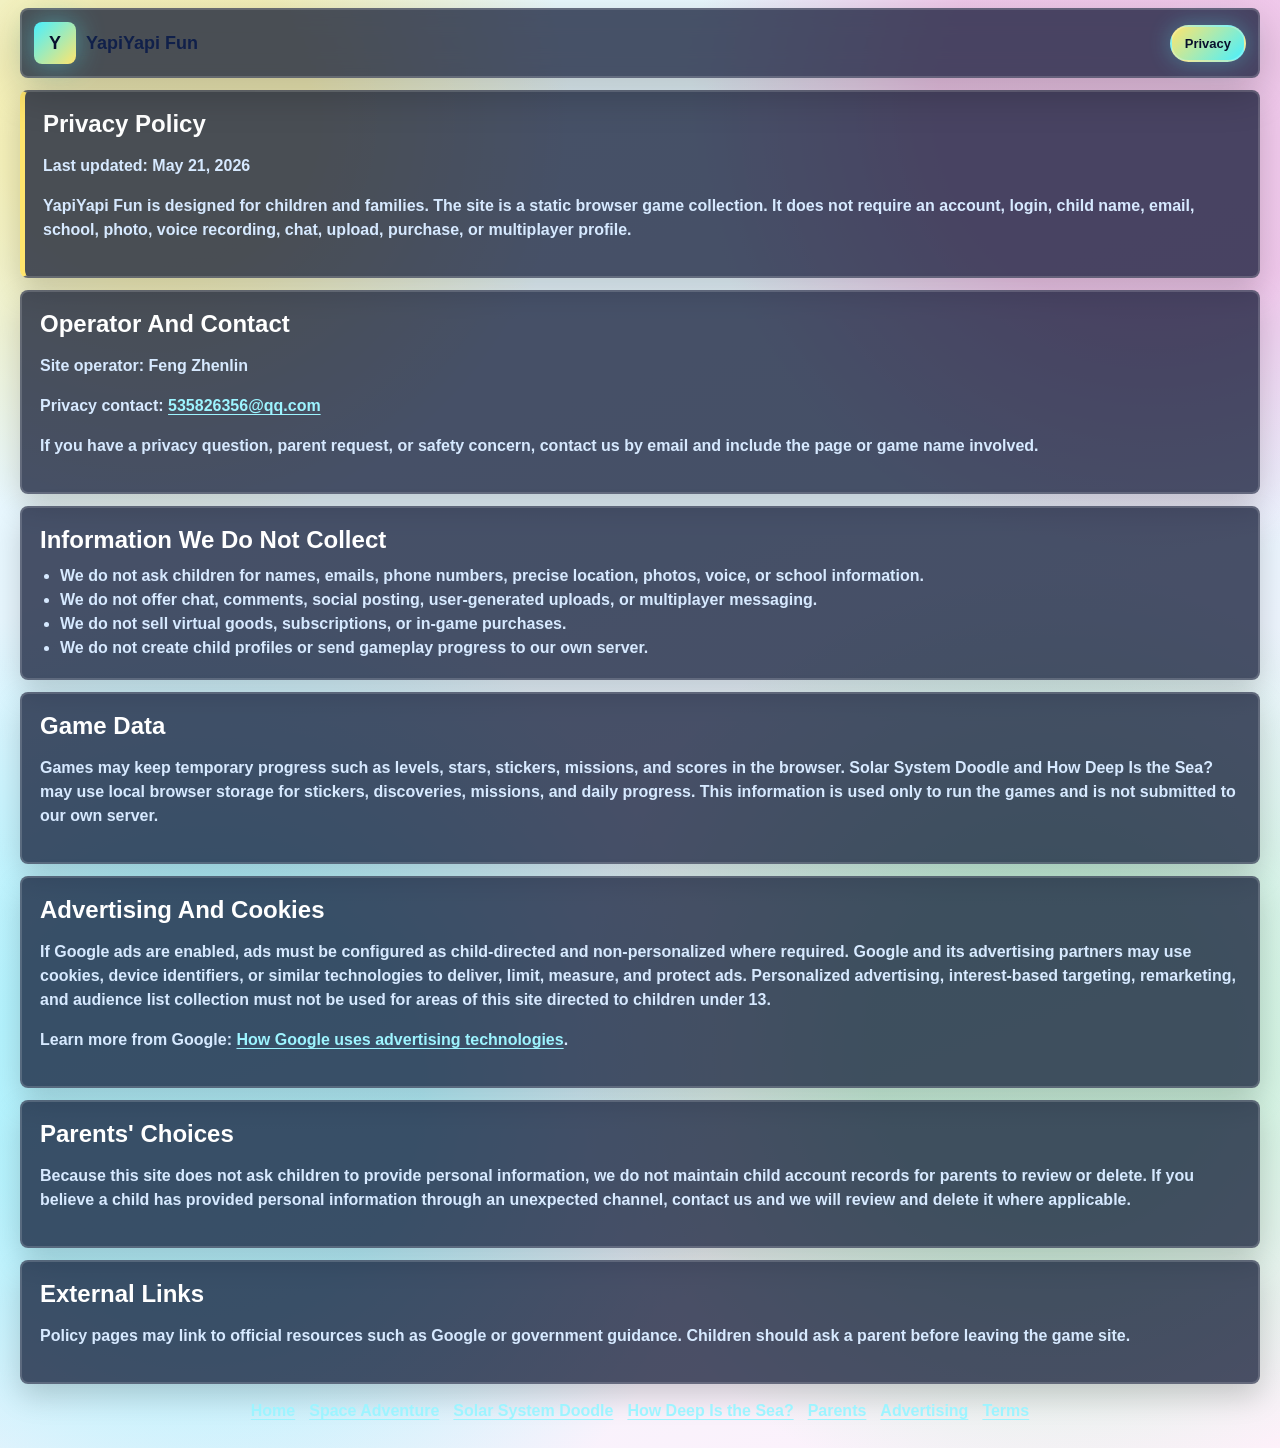
<file: privacy.html>
<!doctype html>
<html lang="en">
  <head>
    <meta charset="UTF-8" />
    <meta name="viewport" content="width=device-width, initial-scale=1.0" />
    <meta
      name="description"
      content="Privacy Policy for YapiYapi Fun, a static child-friendly browser game collection with no accounts, uploads, purchases, or child profiles."
    />
    <title>Privacy Policy - YapiYapi Fun</title>
    <link rel="stylesheet" href="./styles.css?v=space-kids-v35" />
  </head>
  <body>
    <main class="game-app policy-page">
      <div class="hud top-hud">
        <a class="brand" href="./index.html" aria-label="Back to YapiYapi Fun">
          <span class="brand-mark" aria-hidden="true">Y</span>
          <span>YapiYapi Fun</span>
        </a>
        <div class="version-badge">Privacy</div>
      </div>

      <section class="policy-card policy-note">
        <h1>Privacy Policy</h1>
        <p>Last updated: May 21, 2026</p>
        <p>
          YapiYapi Fun is designed for children and families. The site is a static browser game collection.
          It does not require an account, login, child name, email, school, photo, voice recording,
          chat, upload, purchase, or multiplayer profile.
        </p>
      </section>

      <section class="policy-card">
        <h2>Operator And Contact</h2>
        <p>Site operator: Feng Zhenlin</p>
        <p>Privacy contact: <a class="text-link" href="mailto:535826356@qq.com">535826356@qq.com</a></p>
        <p>
          If you have a privacy question, parent request, or safety concern, contact us by email and
          include the page or game name involved.
        </p>
      </section>

      <section class="policy-card">
        <h2>Information We Do Not Collect</h2>
        <ul>
          <li>We do not ask children for names, emails, phone numbers, precise location, photos, voice, or school information.</li>
          <li>We do not offer chat, comments, social posting, user-generated uploads, or multiplayer messaging.</li>
          <li>We do not sell virtual goods, subscriptions, or in-game purchases.</li>
          <li>We do not create child profiles or send gameplay progress to our own server.</li>
        </ul>
      </section>

      <section class="policy-card">
        <h2>Game Data</h2>
        <p>
          Games may keep temporary progress such as levels, stars, stickers, missions, and scores in the browser.
          Solar System Doodle and How Deep Is the Sea? may use local browser storage for stickers, discoveries, missions, and daily progress.
          This information is used only to run the games and is not submitted to our own server.
        </p>
      </section>

      <section class="policy-card">
        <h2>Advertising And Cookies</h2>
        <p>
          If Google ads are enabled, ads must be configured as child-directed and non-personalized where required.
          Google and its advertising partners may use cookies, device identifiers, or similar technologies to deliver,
          limit, measure, and protect ads. Personalized advertising, interest-based targeting, remarketing, and audience
          list collection must not be used for areas of this site directed to children under 13.
        </p>
        <p>
          Learn more from Google:
          <a class="text-link" href="https://policies.google.com/technologies/ads">How Google uses advertising technologies</a>.
        </p>
      </section>

      <section class="policy-card">
        <h2>Parents' Choices</h2>
        <p>
          Because this site does not ask children to provide personal information, we do not maintain child account records
          for parents to review or delete. If you believe a child has provided personal information through an unexpected
          channel, contact us and we will review and delete it where applicable.
        </p>
      </section>

      <section class="policy-card">
        <h2>External Links</h2>
        <p>
          Policy pages may link to official resources such as Google or government guidance. Children should ask a parent
          before leaving the game site.
        </p>
      </section>

      <nav class="legal-links" aria-label="Site policies">
        <a class="text-link" href="./index.html">Home</a>
        <a class="text-link" href="./games/space-adventure/">Space Adventure</a>
        <a class="text-link" href="./games/solar-system/">Solar System Doodle</a>
        <a class="text-link" href="./games/deep-sea-kids/">How Deep Is the Sea?</a>
        <a class="text-link" href="./parents.html">Parents</a>
        <a class="text-link" href="./ads.html">Advertising</a>
        <a class="text-link" href="./terms.html">Terms</a>
      </nav>
    </main>
  </body>
</html>
</file>
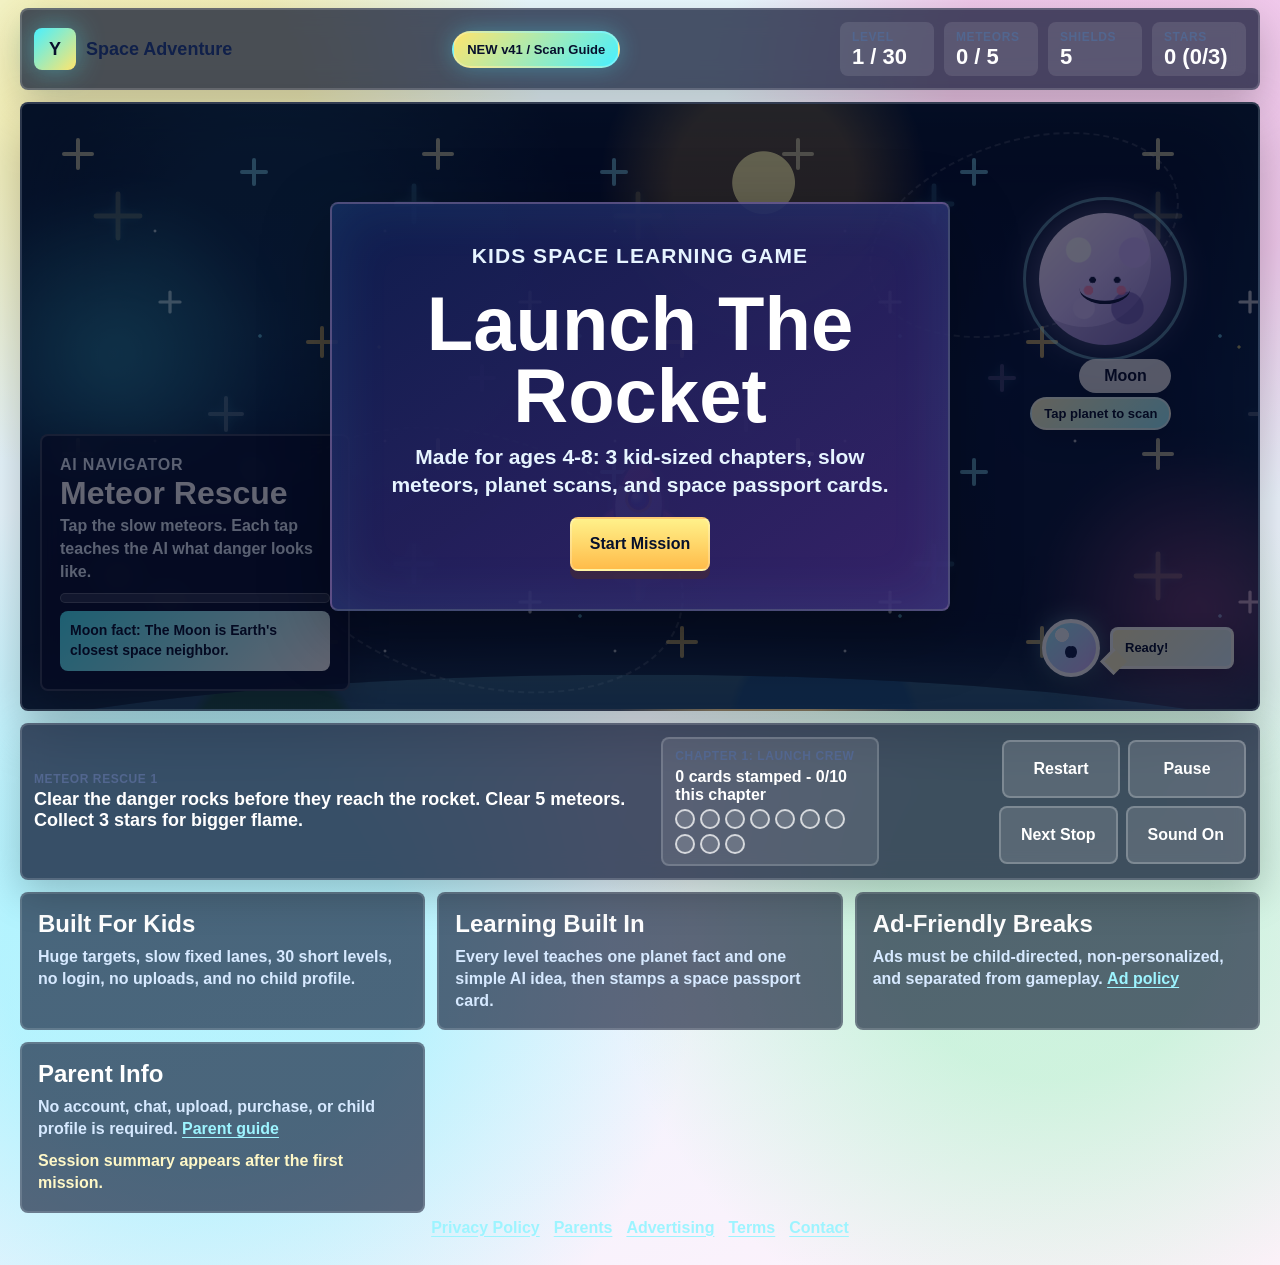
<file: space-adventure.html>
<!doctype html>
<html lang="en">
  <head>
    <meta charset="UTF-8" />
    <meta name="viewport" content="width=device-width, initial-scale=1.0" />
    <meta http-equiv="refresh" content="0; url=/games/space-adventure/" />
    <link rel="canonical" href="https://yapiyapi.fun/games/space-adventure/" />
    <title>Space Adventure moved - YapiYapi Fun</title>
    <script>
      window.location.replace("/games/space-adventure/");
    </script>
  </head>
  <body>
    <p>
      Space Adventure has moved to
      <a href="/games/space-adventure/">/games/space-adventure/</a>.
    </p>
  </body>
</html>
</file>
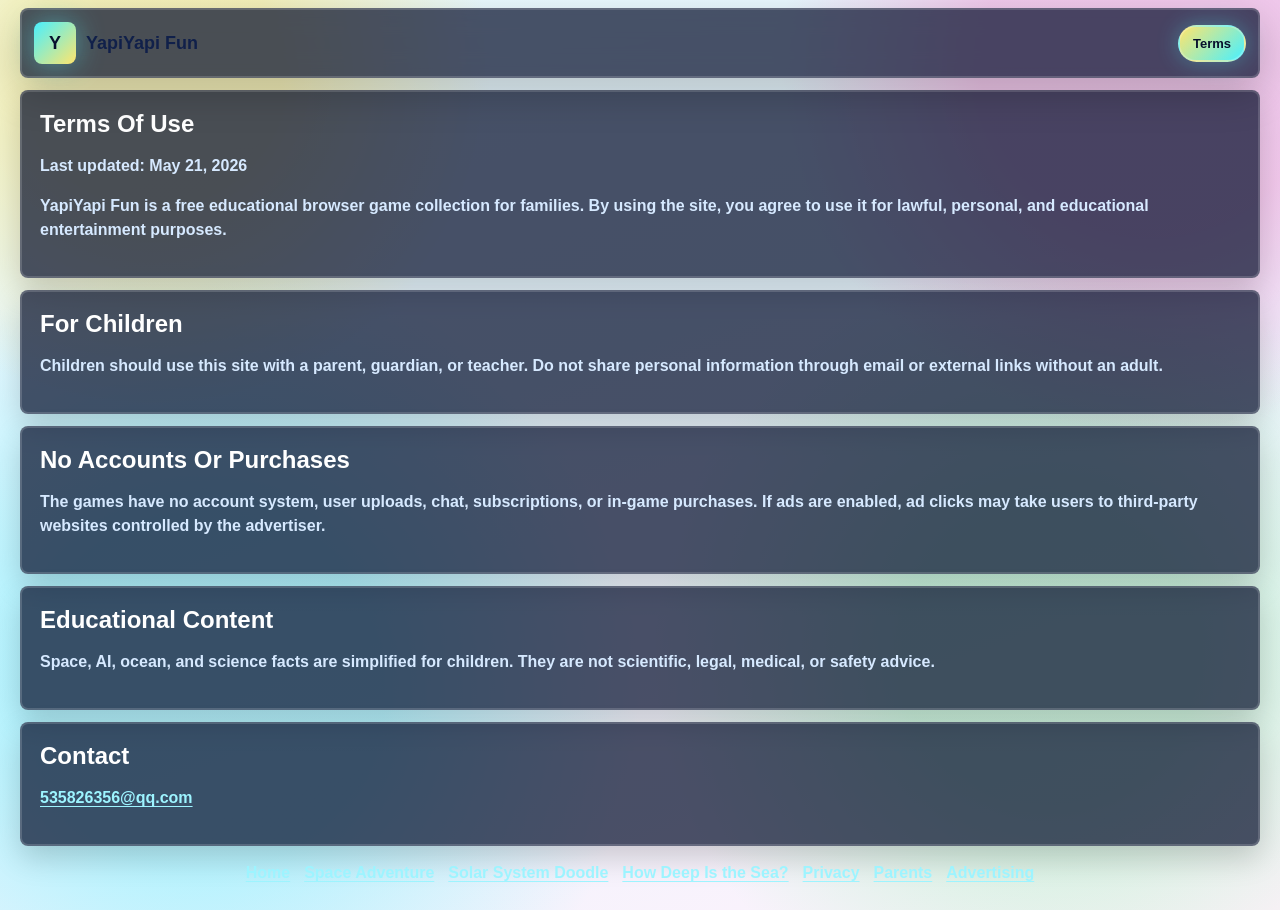
<file: terms.html>
<!doctype html>
<html lang="en">
  <head>
    <meta charset="UTF-8" />
    <meta name="viewport" content="width=device-width, initial-scale=1.0" />
    <meta name="description" content="Terms of use for YapiYapi Fun." />
    <title>Terms - YapiYapi Fun</title>
    <link rel="stylesheet" href="./styles.css?v=space-kids-v35" />
  </head>
  <body>
    <main class="game-app policy-page">
      <div class="hud top-hud">
        <a class="brand" href="./index.html" aria-label="Back to YapiYapi Fun">
          <span class="brand-mark" aria-hidden="true">Y</span>
          <span>YapiYapi Fun</span>
        </a>
        <div class="version-badge">Terms</div>
      </div>

      <section class="policy-card">
        <h1>Terms Of Use</h1>
        <p>Last updated: May 21, 2026</p>
        <p>
          YapiYapi Fun is a free educational browser game collection for families. By using the site, you agree to use it
          for lawful, personal, and educational entertainment purposes.
        </p>
      </section>

      <section class="policy-card">
        <h2>For Children</h2>
        <p>
          Children should use this site with a parent, guardian, or teacher. Do not share personal information
          through email or external links without an adult.
        </p>
      </section>

      <section class="policy-card">
        <h2>No Accounts Or Purchases</h2>
        <p>
          The games have no account system, user uploads, chat, subscriptions, or in-game purchases. If ads are enabled,
          ad clicks may take users to third-party websites controlled by the advertiser.
        </p>
      </section>

      <section class="policy-card">
        <h2>Educational Content</h2>
        <p>
          Space, AI, ocean, and science facts are simplified for children. They are not scientific, legal, medical, or safety advice.
        </p>
      </section>

      <section class="policy-card">
        <h2>Contact</h2>
        <p><a class="text-link" href="mailto:535826356@qq.com">535826356@qq.com</a></p>
      </section>

      <nav class="legal-links" aria-label="Site policies">
        <a class="text-link" href="./index.html">Home</a>
        <a class="text-link" href="./games/space-adventure/">Space Adventure</a>
        <a class="text-link" href="./games/solar-system/">Solar System Doodle</a>
        <a class="text-link" href="./games/deep-sea-kids/">How Deep Is the Sea?</a>
        <a class="text-link" href="./privacy.html">Privacy</a>
        <a class="text-link" href="./parents.html">Parents</a>
        <a class="text-link" href="./ads.html">Advertising</a>
      </nav>
    </main>
  </body>
</html>
</file>
<file: styles.css>
:root {
  color-scheme: light;
  font-family: "Arial Rounded MT Bold", "Trebuchet MS", "Segoe UI", Arial, sans-serif;
  --ink: #10204a;
  --muted: #52668f;
  --deep: #f5fdff;
  --deep-2: #dff8ff;
  --blue: #4ea1ff;
  --cyan: #48f0ff;
  --pink: #ff75c8;
  --purple: #8d7cff;
  --yellow: #ffe56d;
  --orange: #ff944d;
  --green: #61f28f;
  --danger: #ff6680;
}

* {
  box-sizing: border-box;
}

html,
body {
  min-height: 100%;
  overflow-x: hidden;
}

body {
  margin: 0;
  color: var(--ink);
  background:
    radial-gradient(circle at 12% 8%, rgb(255 229 109 / 48%) 0 9%, transparent 24%),
    radial-gradient(circle at 90% 7%, rgb(255 117 200 / 36%) 0 12%, transparent 26%),
    radial-gradient(circle at 82% 72%, rgb(97 242 143 / 28%) 0 12%, transparent 32%),
    radial-gradient(circle at 16% 76%, rgb(72 240 255 / 34%) 0 14%, transparent 34%),
    linear-gradient(160deg, #ebfbff 0%, #e7f6ff 42%, #fff1fb 100%);
}

button,
a {
  -webkit-tap-highlight-color: transparent;
}

button {
  min-height: 54px;
  border: 2px solid rgb(255 255 255 / 22%);
  border-radius: 8px;
  padding: 0 18px;
  color: #06102c;
  background: linear-gradient(180deg, #fff18a, #ffbc4a);
  box-shadow: 0 8px 0 rgb(100 48 0 / 28%);
  font: inherit;
  font-weight: 900;
  cursor: pointer;
}

button:active {
  transform: translateY(5px);
  box-shadow: 0 3px 0 rgb(100 48 0 / 28%);
}

button:focus-visible,
a:focus-visible {
  outline: 4px solid var(--cyan);
  outline-offset: 3px;
}

.home-app {
  position: relative;
  width: min(1160px, calc(100% - 28px));
  margin: 0 auto;
  padding: 28px 0 34px;
}

.page-fish,
.shooting-star {
  position: fixed;
  z-index: 0;
  pointer-events: none;
}

.page-fish {
  width: 46px;
  height: 28px;
  border-radius: 52% 48% 48% 52%;
  background: linear-gradient(135deg, #fff06f, #ff87cf);
  box-shadow: 0 10px 22px rgb(255 117 200 / 22%);
  animation: fishSwim 16s ease-in-out infinite;
}

.page-fish::before {
  content: "";
  position: absolute;
  right: -15px;
  top: 5px;
  border-top: 9px solid transparent;
  border-bottom: 9px solid transparent;
  border-left: 18px solid #ff87cf;
}

.page-fish::after {
  content: "";
  position: absolute;
  left: 10px;
  top: 8px;
  width: 6px;
  height: 6px;
  border-radius: 50%;
  background: #10204a;
}

.fish-a {
  left: 5vw;
  top: 28vh;
}

.fish-b {
  right: 7vw;
  top: 62vh;
  animation-delay: -7s;
  transform: scaleX(-1);
}

.shooting-star {
  width: 78px;
  height: 3px;
  border-radius: 999px;
  background: linear-gradient(90deg, transparent, #ffe56d, #fff);
  filter: drop-shadow(0 0 12px rgb(255 229 109 / 80%));
  transform: rotate(-22deg);
  animation: cometTrail 7s linear infinite;
}

.trail-a {
  left: 16vw;
  top: 16vh;
}

.trail-b {
  right: 18vw;
  top: 38vh;
  animation-delay: -3s;
}

.home-app > * {
  position: relative;
  z-index: 1;
}

.page-fish,
.shooting-star {
  position: fixed;
  z-index: 0;
}

.home-mascot {
  position: fixed;
  right: clamp(14px, 4vw, 44px);
  bottom: clamp(14px, 4vw, 34px);
  z-index: 8;
  display: grid;
  width: 82px;
  height: 82px;
  min-height: 82px;
  place-items: center;
  border: 4px solid #fff;
  border-radius: 50%;
  padding: 0;
  background: linear-gradient(145deg, #ffe56d, #ff9bd4 58%, #69f3ff);
  box-shadow: 0 14px 0 rgb(62 88 150 / 18%), 0 0 28px rgb(255 117 200 / 34%);
}

.mascot-face {
  position: relative;
  width: 52px;
  height: 52px;
  border-radius: 50% 50% 46% 46%;
  background: #fff8c8;
  box-shadow: inset 0 -7px 0 rgb(255 188 74 / 28%);
}

.mascot-face::before,
.mascot-face::after {
  content: "";
  position: absolute;
  top: 19px;
  width: 7px;
  height: 7px;
  border-radius: 50%;
  background: #10204a;
}

.mascot-face::before {
  left: 14px;
}

.mascot-face::after {
  right: 14px;
}

.home-mascot::after {
  content: "";
  position: absolute;
  bottom: 22px;
  width: 26px;
  height: 12px;
  border-bottom: 4px solid #10204a;
  border-radius: 0 0 999px 999px;
}

.home-mascot.is-waving {
  animation: mascotBounce 0.62s ease;
}

.home-header {
  display: flex;
  align-items: center;
  justify-content: space-between;
  gap: 16px;
  padding: 8px 0 34px;
}

.home-brand,
.home-nav a {
  color: #10204a;
  font-weight: 900;
  text-decoration: none;
}

.home-brand {
  display: flex;
  align-items: center;
  gap: 11px;
  font-size: 24px;
}

.home-logo {
  display: grid;
  width: 56px;
  height: 56px;
  place-items: center;
  border: 4px solid #fff;
  border-radius: 18px;
  color: #08102d;
  background: linear-gradient(135deg, var(--yellow), var(--cyan), #ff9bd4);
  box-shadow: 0 10px 0 rgb(62 88 150 / 14%), 0 0 28px rgb(72 240 255 / 34%);
}

.home-nav {
  display: flex;
  flex-wrap: wrap;
  gap: 12px;
}

.home-nav a {
  border: 3px solid #fff;
  border-radius: 999px;
  padding: 10px 16px;
  background: rgb(255 255 255 / 72%);
  box-shadow: 0 9px 0 rgb(62 88 150 / 12%), 0 0 18px rgb(255 117 200 / 12%);
  transition: background 0.18s ease, transform 0.18s ease, box-shadow 0.18s ease;
}

.home-nav a:hover {
  background: #fff;
  box-shadow: 0 12px 0 rgb(62 88 150 / 12%), 0 0 24px rgb(72 240 255 / 32%);
  transform: translateY(-3px) rotate(-1deg);
}

.home-hero {
  min-height: 430px;
  display: grid;
  grid-template-columns: minmax(0, 0.9fr) minmax(320px, 0.72fr);
  align-items: center;
  gap: 42px;
  padding: 34px 0 42px;
}

.home-hero-copy {
  max-width: 680px;
  min-width: 0;
}

.home-hero h1 {
  margin: 0 0 14px;
  color: #10204a;
  font-size: clamp(52px, 7vw, 88px);
  line-height: 0.96;
  letter-spacing: 0;
  text-shadow: 0 5px 0 rgb(255 255 255 / 74%);
}

.home-hero h1 span {
  display: block;
}

.home-hero p {
  margin: 0;
  color: #38527f;
  font-size: 24px;
  font-weight: 900;
  line-height: 1.4;
}

.hero-play-button {
  display: inline-flex;
  align-items: center;
  justify-content: center;
  min-height: 60px;
  margin-top: 22px;
  border: 4px solid #fff;
  border-radius: 999px;
  padding: 0 30px;
  color: #10204a;
  background: linear-gradient(135deg, #ffe56d, #ffb44f);
  box-shadow: 0 12px 0 rgb(173 99 24 / 22%), 0 0 24px rgb(255 229 109 / 48%);
  font-size: 24px;
  font-weight: 950;
  text-decoration: none;
  transition: transform 0.18s ease, box-shadow 0.18s ease;
}

.hero-play-button:hover {
  transform: translateY(-3px) rotate(-1deg);
  box-shadow: 0 15px 0 rgb(173 99 24 / 20%), 0 0 34px rgb(255 117 200 / 34%);
}

.home-hero-scene {
  position: relative;
  width: 100%;
  min-width: 0;
  min-height: 360px;
  overflow: hidden;
  border: 5px solid #fff;
  border-radius: 22px;
  background:
    radial-gradient(circle at 72% 20%, rgb(255 229 109 / 20%) 0 9%, transparent 25%),
    radial-gradient(circle at 20% 22%, rgb(72 240 255 / 18%) 0 12%, transparent 29%),
    linear-gradient(180deg, #08164e 0%, #0a1036 100%);
  box-shadow: 0 18px 0 rgb(62 88 150 / 13%), 0 24px 60px rgb(78 161 255 / 20%);
}

.home-hero-scene::before {
  content: "";
  position: absolute;
  inset: 0;
  background-image:
    radial-gradient(circle, #fff 0 1.2px, transparent 2px),
    radial-gradient(circle, #ffe878 0 1px, transparent 2px),
    radial-gradient(circle, #75e9ff 0 1.2px, transparent 2px);
  background-position: 20px 40px, 90px 72px, 150px 22px;
  background-size: 92px 82px, 124px 104px, 160px 122px;
  opacity: 0.82;
}

.hero-orbit {
  position: absolute;
  right: 30px;
  top: 42px;
  width: 220px;
  height: 110px;
  border: 2px dashed rgb(255 255 255 / 20%);
  border-radius: 50%;
  transform: rotate(-18deg);
}

.hero-planet {
  position: absolute;
  right: 44px;
  top: 78px;
  width: 124px;
  height: 124px;
  border-radius: 50%;
  background:
    radial-gradient(circle at 26% 25%, rgb(255 255 255 / 86%) 0 9%, transparent 10%),
    radial-gradient(circle at 69% 29%, #d1b8ff 0 12%, transparent 13%),
    radial-gradient(circle at 64% 70%, #8972d5 0 16%, transparent 17%),
    linear-gradient(135deg, #f5eaff, #c8a8ff 52%, #7660c8);
  box-shadow: 0 0 42px rgb(200 168 255 / 46%);
}

.hero-rocket {
  position: absolute;
  left: 72px;
  bottom: 70px;
  width: 78px;
  height: 154px;
  border-radius: 50% 50% 22px 22px;
  background:
    radial-gradient(circle at 50% 34%, #61dfff 0 11%, #14205e 12% 20%, transparent 21%),
    linear-gradient(180deg, #ff2f73 0 24%, #fff0df 25% 76%, #ff6ba6 77% 100%);
  box-shadow: 0 0 28px rgb(255 117 200 / 30%);
  transform: rotate(-21deg);
}

.hero-rocket::before,
.tile-rocket::before {
  content: "";
  position: absolute;
  left: -18%;
  right: -18%;
  bottom: -44px;
  height: 64px;
  border-radius: 50%;
  background:
    radial-gradient(ellipse at 50% 0%, #fff7a6 0 16%, #ff9b30 17% 42%, #5c4cff 43% 72%, transparent 73%);
  filter: blur(0.2px) drop-shadow(0 0 16px rgb(255 154 48 / 66%));
}

.hero-rocket::after {
  content: none;
}

.hero-meteor {
  position: absolute;
  right: 146px;
  bottom: 82px;
  width: 70px;
  height: 70px;
  border-radius: 50%;
  background:
    radial-gradient(circle at 30% 24%, #ab91c9 0 13%, transparent 14%),
    radial-gradient(circle at 66% 62%, #120d20 0 17%, transparent 18%),
    radial-gradient(circle at 44% 68%, #382a56 0 11%, transparent 12%),
    linear-gradient(135deg, #6a5486, #171225);
  box-shadow:
    38px -17px 0 -22px #fff4a0,
    56px -26px 0 -28px #ff944d,
    0 0 30px rgb(255 148 77 / 50%);
}

.hero-star {
  position: absolute;
  width: 22px;
  height: 22px;
  background: #fff18a;
  clip-path: polygon(50% 0, 61% 36%, 100% 50%, 61% 64%, 50% 100%, 39% 64%, 0 50%, 39% 36%);
  filter: drop-shadow(0 0 14px rgb(255 241 138 / 80%));
}

.hero-star.one {
  left: 44%;
  top: 25%;
}

.hero-star.two {
  right: 20%;
  bottom: 20%;
  width: 16px;
  height: 16px;
}

.section-heading {
  grid-column: 1 / -1;
  display: grid;
  gap: 8px;
  margin-top: 10px;
}

.section-heading h2 {
  margin: 0;
  color: #10204a;
  font-size: 44px;
  line-height: 1;
  text-shadow: 0 4px 0 rgb(255 255 255 / 80%);
}

.game-gallery,
.home-info {
  display: grid;
  grid-template-columns: repeat(3, minmax(0, 1fr));
  gap: 22px;
}

.game-tile {
  min-height: 458px;
  display: flex;
  flex-direction: column;
  overflow: hidden;
  border: 5px solid #fff;
  border-radius: 24px;
  color: var(--ink);
  background: linear-gradient(180deg, #fff 0%, #eafaff 100%);
  box-shadow:
    0 16px 0 rgb(62 88 150 / 13%),
    0 24px 44px rgb(78 161 255 / 18%),
    0 0 0 2px rgb(72 240 255 / 24%);
  text-decoration: none;
  transition: border-color 0.18s ease, transform 0.18s ease, box-shadow 0.18s ease;
}

.game-tile:hover {
  border-color: #ffe56d;
  box-shadow:
    0 20px 0 rgb(62 88 150 / 12%),
    0 30px 56px rgb(255 117 200 / 20%),
    0 0 34px rgb(72 240 255 / 46%);
  transform: translateY(-7px) rotate(-0.7deg);
}

.tile-art {
  position: relative;
  min-height: 285px;
  overflow: hidden;
}

.tile-shot-wrap {
  background: #071936;
}

.tile-shot {
  display: block;
  width: 100%;
  height: 100%;
  min-height: 285px;
  object-fit: cover;
  object-position: center top;
  transform: scale(1.01);
  transition: transform 0.24s ease, filter 0.24s ease;
}

.game-tile:hover .tile-shot {
  filter: saturate(1.08) contrast(1.04);
  transform: scale(1.045);
}

.solar-shot {
  object-position: center bottom;
}

.ocean-shot {
  object-position: center 32%;
}

.space-art {
  background:
    radial-gradient(circle at 80% 20%, #fff3a3 0 7%, transparent 8%),
    radial-gradient(circle at 16% 18%, rgb(72 240 255 / 18%) 0 14%, transparent 30%),
    linear-gradient(180deg, #06113f 0%, #111b62 100%);
}

.tile-stars {
  position: absolute;
  inset: 0;
  background-image:
    radial-gradient(circle, #fff 0 1.2px, transparent 2px),
    radial-gradient(circle, #ffe878 0 1px, transparent 2px);
  background-position: 24px 32px, 82px 76px;
  background-size: 88px 72px, 130px 108px;
  opacity: 0.9;
}

.tile-planet {
  position: absolute;
  right: 26px;
  top: 42px;
  width: 92px;
  height: 92px;
  border-radius: 50%;
  background:
    radial-gradient(circle at 30% 28%, rgb(255 255 255 / 76%) 0 9%, transparent 10%),
    radial-gradient(circle at 72% 30%, #d0b6ff 0 11%, transparent 12%),
    linear-gradient(135deg, #fff4ff 0%, #d9c4ff 45%, #8f7bd1 100%);
  box-shadow: 0 0 36px rgb(217 196 255 / 46%);
}

.tile-rocket {
  position: absolute;
  left: 42px;
  bottom: 36px;
  width: 54px;
  height: 112px;
  border-radius: 50% 50% 18px 18px;
  background:
    radial-gradient(circle at 50% 34%, #4ea1ff 0 12%, #07143f 13% 20%, transparent 21%),
    linear-gradient(180deg, #ff2f73 0 24%, #fff4ec 25% 78%, #ff75c8 79% 100%);
  box-shadow: 0 0 22px rgb(255 148 77 / 36%);
  transform: rotate(-22deg);
}

.tile-meteor {
  position: absolute;
  right: 110px;
  bottom: 54px;
  width: 62px;
  height: 62px;
  border-radius: 50%;
  background:
    radial-gradient(circle at 35% 30%, #a48cbb 0 14%, transparent 15%),
    radial-gradient(circle at 64% 66%, #171225 0 18%, transparent 19%),
    linear-gradient(135deg, #5f4a78, #171225);
  box-shadow:
    36px -14px 0 -20px #fff4a0,
    52px -24px 0 -26px #ff944d,
    0 0 24px rgb(255 100 50 / 48%);
}

.ocean-art {
  background: linear-gradient(180deg, #81e5ff 0%, #2270d8 54%, #083b89 100%);
}

.solar-doodle-art {
  background:
    radial-gradient(circle at 16% 22%, rgb(255 241 138 / 18%) 0 11%, transparent 28%),
    linear-gradient(180deg, #06164b 0%, #17125b 100%);
}

.solar-doodle-art::before {
  content: "";
  position: absolute;
  inset: 0;
  background-image:
    radial-gradient(circle, #fff 0 1.2px, transparent 2px),
    radial-gradient(circle, #75e9ff 0 1px, transparent 2px),
    radial-gradient(circle, #ffe878 0 1px, transparent 2px);
  background-position: 18px 24px, 86px 58px, 150px 30px;
  background-size: 88px 78px, 116px 94px, 154px 116px;
  opacity: 0.86;
}

.solar-sun {
  position: absolute;
  left: 34px;
  top: 46px;
  width: 74px;
  height: 74px;
  border-radius: 50%;
  background: #fff18a;
  box-shadow: 0 0 42px rgb(255 178 64 / 68%);
}

.solar-orbit {
  position: absolute;
  border: 2px dashed rgb(255 255 255 / 20%);
  border-radius: 50%;
}

.orbit-a {
  left: 70px;
  top: 36px;
  width: 230px;
  height: 122px;
  transform: rotate(-16deg);
}

.orbit-b {
  right: 30px;
  bottom: 40px;
  width: 180px;
  height: 90px;
  transform: rotate(22deg);
}

.solar-planet {
  position: absolute;
  border-radius: 50%;
}

.planet-blue {
  right: 54px;
  top: 42px;
  width: 72px;
  height: 72px;
  background:
    radial-gradient(circle at 34% 28%, rgb(255 255 255 / 76%) 0 10%, transparent 11%),
    linear-gradient(135deg, #55d6ff, #3c5bdc);
  box-shadow: 0 0 26px rgb(85 214 255 / 40%);
}

.planet-ring {
  left: 46%;
  bottom: 54px;
  width: 64px;
  height: 64px;
  background: linear-gradient(135deg, #f7d77d, #d99046);
  box-shadow: 0 0 24px rgb(247 215 125 / 34%);
}

.planet-ring::after {
  content: "";
  position: absolute;
  left: -18px;
  top: 25px;
  width: 100px;
  height: 16px;
  border: 6px solid rgb(255 255 255 / 72%);
  border-left-color: transparent;
  border-right-color: transparent;
  border-radius: 50%;
  transform: rotate(-14deg);
}

.solar-ship {
  position: absolute;
  left: 42%;
  top: 48px;
  width: 42px;
  height: 78px;
  border-radius: 50% 50% 14px 14px;
  background:
    radial-gradient(circle at 50% 35%, #75e9ff 0 13%, #07143f 14% 23%, transparent 24%),
    linear-gradient(180deg, #ff2f73 0 26%, #fff3e5 27% 78%, #ff75c8 79% 100%);
  box-shadow: 0 0 24px rgb(255 117 200 / 34%);
  transform: rotate(34deg);
}

.solar-ship::after {
  content: "";
  position: absolute;
  left: 9px;
  bottom: -32px;
  width: 24px;
  height: 42px;
  border-radius: 50%;
  background: radial-gradient(ellipse at 50% 0%, #fff7a6 0 22%, #ff9b30 23% 58%, transparent 59%);
}

.ocean-sun,
.garden-sun {
  position: absolute;
  width: 58px;
  height: 58px;
  border-radius: 50%;
  background: #fff18a;
  box-shadow: 0 0 30px rgb(255 241 138 / 62%);
}

.ocean-sun {
  right: 40px;
  top: 32px;
}

.garden-sun {
  left: 38px;
  top: 28px;
}

.garden-art {
  background: linear-gradient(180deg, #97edff 0%, #83eab0 62%, #38b86d 100%);
}

.ocean-wave,
.garden-hill {
  position: absolute;
  left: -10%;
  right: -10%;
  border-radius: 50%;
}

.ocean-wave {
  height: 94px;
  background: rgb(255 255 255 / 24%);
}

.wave-a {
  bottom: 36px;
}

.wave-b {
  bottom: -8px;
  background: rgb(15 62 151 / 46%);
}

.ocean-fish {
  position: absolute;
  left: 38%;
  top: 48%;
  width: 78px;
  height: 46px;
  border-radius: 52% 48% 48% 52%;
  background: linear-gradient(135deg, #fff18a, #ff75c8);
  box-shadow: 0 0 22px rgb(255 117 200 / 32%);
}

.ocean-fish::after {
  content: "";
  position: absolute;
  right: -22px;
  top: 8px;
  border-top: 15px solid transparent;
  border-bottom: 15px solid transparent;
  border-left: 28px solid #ff75c8;
}

.ocean-bubble {
  position: absolute;
  border: 3px solid rgb(255 255 255 / 64%);
  border-radius: 50%;
}

.bubble-a {
  left: 22%;
  top: 28%;
  width: 24px;
  height: 24px;
}

.bubble-b {
  right: 24%;
  top: 40%;
  width: 15px;
  height: 15px;
}

.garden-hill {
  bottom: -30px;
  height: 120px;
  background: rgb(255 255 255 / 24%);
}

.garden-flower {
  position: absolute;
  bottom: 54px;
  width: 78px;
  height: 78px;
  background: #ff75c8;
  clip-path: polygon(50% 0, 64% 32%, 100% 28%, 72% 52%, 82% 88%, 50% 68%, 18% 88%, 28% 52%, 0 28%, 36% 32%);
  filter: drop-shadow(0 0 18px rgb(255 117 200 / 46%));
}

.flower-a {
  left: 28%;
}

.flower-b {
  right: 22%;
  width: 58px;
  height: 58px;
  background: #fff18a;
}

.garden-rainbow {
  position: absolute;
  left: 26%;
  top: 34px;
  width: 170px;
  height: 86px;
  border: 14px solid #ff75c8;
  border-bottom: 0;
  border-radius: 120px 120px 0 0;
  box-shadow: inset 0 12px 0 #fff18a, inset 0 25px 0 #48f0ff;
}

.tile-body {
  display: grid;
  gap: 10px;
  padding: 20px;
}

.tile-kicker {
  display: flex;
  align-items: center;
  gap: 8px;
  color: #52668f;
  font-size: 14px;
  font-weight: 900;
  letter-spacing: 0;
  text-transform: none;
}

.age-chip {
  display: inline-grid;
  min-width: 54px;
  min-height: 34px;
  place-items: center;
  border: 3px solid #fff;
  border-radius: 999px;
  color: #10204a;
  background: linear-gradient(135deg, #ffe56d, #61f28f);
  box-shadow: 0 6px 0 rgb(62 88 150 / 10%);
}

.tile-body strong {
  color: #10204a;
  font-size: 34px;
  line-height: 1;
}

.tile-body > span:not(.tile-kicker):not(.tile-badge) {
  color: #52668f;
  min-height: 2.8em;
  font-weight: 800;
  line-height: 1.4;
}

.tile-badge {
  display: inline-flex;
  width: 100%;
  min-height: 50px;
  align-items: center;
  justify-content: center;
  border-radius: 999px;
  padding: 10px 16px;
  color: #10204a;
  background: linear-gradient(135deg, #ffe56d, #ffb44f);
  box-shadow: 0 9px 0 rgb(173 99 24 / 18%), 0 0 22px rgb(255 229 109 / 34%);
  font-size: 18px;
  font-weight: 900;
}

.muted-badge {
  color: #d6e9ff;
  background: rgb(255 255 255 / 12%);
}

.coming-soon {
  opacity: 0.9;
}

.home-info {
  margin: 30px 0 22px;
}

.home-info article {
  border: 4px solid #fff;
  border-radius: 24px;
  padding: 22px;
  background: linear-gradient(180deg, #ffffff 0%, #f0fdff 100%);
  box-shadow: 0 12px 0 rgb(62 88 150 / 10%), 0 20px 34px rgb(78 161 255 / 12%);
  text-align: center;
}

.home-info h2 {
  margin: 0 0 8px;
  color: #10204a;
  font-size: 26px;
}

.home-info p {
  margin: 0;
  color: #52668f;
  font-size: 17px;
  font-weight: 800;
}

.info-icon {
  display: inline-block;
  width: 68px;
  min-width: 68px;
  height: 68px;
  place-items: center;
  border: 4px solid #fff;
  border-radius: 22px;
  margin-bottom: 14px;
  color: #07102d;
  background: linear-gradient(135deg, #8ff6ff, #61f28f);
  box-shadow: 0 9px 0 rgb(62 88 150 / 12%);
  font-size: 13px;
  font-weight: 900;
}

.kid-icon {
  clip-path: circle(50%);
}

.learn-icon {
  border-radius: 18px 18px 28px 28px;
  background: linear-gradient(135deg, #ffe56d, #ff9bd4);
}

.safe-icon {
  border-radius: 50% 50% 20px 20px;
  background: linear-gradient(135deg, #61f28f, #8ff6ff);
}

.home-trust {
  display: grid;
  grid-template-columns: minmax(0, 0.72fr) minmax(0, 1fr);
  gap: 18px;
  margin: 26px 0 22px;
  border: 4px solid #fff;
  border-radius: 24px;
  padding: 26px;
  background:
    radial-gradient(circle at 10% 10%, rgb(255 229 109 / 32%) 0 18%, transparent 38%),
    linear-gradient(135deg, #ffffff 0%, #fff4fb 100%);
  box-shadow: 0 14px 0 rgb(62 88 150 / 10%), 0 22px 38px rgb(255 117 200 / 14%);
}

.home-trust h2 {
  max-width: 430px;
  margin: 0;
  color: #10204a;
  font-size: 34px;
  line-height: 1.05;
}

.home-trust ul {
  display: grid;
  gap: 10px;
  margin: 0;
  padding: 0;
  list-style: none;
}

.home-trust li {
  position: relative;
  padding-left: 28px;
  color: #52668f;
  font-size: 18px;
  font-weight: 850;
  line-height: 1.42;
}

.home-trust li::before {
  content: "";
  position: absolute;
  left: 0;
  top: 0.35em;
  width: 14px;
  height: 14px;
  border-radius: 50%;
  background: linear-gradient(135deg, var(--cyan), var(--yellow));
  box-shadow: 0 0 16px rgb(72 240 255 / 36%);
}

.home-app .eyebrow {
  color: #1980a8;
  font-size: 14px;
}

@keyframes fishSwim {
  0%,
  100% {
    transform: translate3d(0, 0, 0) rotate(0deg);
  }

  45% {
    transform: translate3d(28px, -20px, 0) rotate(8deg);
  }

  70% {
    transform: translate3d(-12px, 16px, 0) rotate(-6deg);
  }
}

@keyframes cometTrail {
  0% {
    opacity: 0;
    transform: translate3d(90px, -50px, 0) rotate(-22deg);
  }

  15%,
  42% {
    opacity: 1;
  }

  72%,
  100% {
    opacity: 0;
    transform: translate3d(-170px, 95px, 0) rotate(-22deg);
  }
}

@keyframes mascotBounce {
  0%,
  100% {
    transform: translateY(0) rotate(0deg);
  }

  35% {
    transform: translateY(-12px) rotate(-9deg);
  }

  65% {
    transform: translateY(-5px) rotate(8deg);
  }
}

.game-app {
  width: min(1240px, calc(100% - 24px));
  margin: 0 auto;
  padding: 14px 0 28px;
}

.game-screen {
  min-height: calc(100vh - 28px);
  display: grid;
  grid-template-rows: auto minmax(540px, 1fr) auto;
  gap: 12px;
}

.hud {
  display: flex;
  align-items: center;
  justify-content: space-between;
  gap: 12px;
  border: 2px solid rgb(255 255 255 / 16%);
  border-radius: 8px;
  padding: 12px;
  background: rgb(8 16 45 / 72%);
  box-shadow: 0 14px 40px rgb(0 0 0 / 22%);
  backdrop-filter: blur(12px);
}

.brand {
  display: flex;
  align-items: center;
  gap: 10px;
  color: var(--ink);
  font-size: 21px;
  font-weight: 900;
  text-decoration: none;
}

.brand-mark {
  display: grid;
  width: 42px;
  height: 42px;
  place-items: center;
  border-radius: 8px;
  color: #08102d;
  background: linear-gradient(135deg, var(--cyan), var(--yellow));
  box-shadow: 0 0 28px rgb(72 240 255 / 42%);
}

.hud-stats {
  display: flex;
  gap: 10px;
}

.version-badge {
  border: 2px solid rgb(255 255 255 / 22%);
  border-radius: 999px;
  padding: 9px 13px;
  color: #07102d;
  background: linear-gradient(135deg, var(--yellow), var(--cyan));
  box-shadow: 0 0 22px rgb(72 240 255 / 32%);
  font-size: 13px;
  font-weight: 900;
  white-space: nowrap;
}

.hud-stats div {
  min-width: 94px;
  border-radius: 8px;
  padding: 8px 12px;
  background: rgb(255 255 255 / 10%);
}

.hud-stats span,
.mission-text span,
.eyebrow {
  display: block;
  color: var(--muted);
  font-size: 12px;
  font-weight: 900;
  letter-spacing: 0.05em;
  text-transform: uppercase;
}

.hud-stats strong {
  display: block;
  margin-top: 2px;
  color: #fff;
  font-size: 28px;
  line-height: 1;
}

.stage {
  position: relative;
  overflow: hidden;
  min-height: 560px;
  border: 2px solid rgb(255 255 255 / 16%);
  border-radius: 8px;
  background:
    radial-gradient(circle at 50% 120%, rgb(62 187 255 / 28%) 0 22%, transparent 42%),
    radial-gradient(circle at 18% 18%, rgb(255 255 255 / 14%) 0 1px, transparent 2px),
    linear-gradient(180deg, #09143f 0%, #070a25 100%);
  box-shadow: inset 0 0 90px rgb(72 240 255 / 10%), 0 20px 50px rgb(0 0 0 / 26%);
  touch-action: manipulation;
}

.stage.phase-launch {
  background:
    radial-gradient(circle at 60% 13%, #fff3a3 0 3.4%, rgb(255 190 74 / 34%) 3.5% 10%, transparent 18%),
    radial-gradient(circle at 20% 22%, rgb(72 240 255 / 12%) 0 9%, transparent 28%),
    linear-gradient(180deg, #041028 0%, #071a3d 46%, #0b1730 100%);
}

.stage.phase-sky {
  background:
    radial-gradient(circle at 50% 112%, rgb(255 255 255 / 50%) 0 12%, transparent 32%),
    linear-gradient(180deg, #123f9a 0%, #2d93ff 45%, #9ee9ff 100%);
}

.stage.phase-orbit {
  background:
    radial-gradient(circle at 50% 108%, rgb(62 187 255 / 36%) 0 18%, transparent 34%),
    linear-gradient(180deg, #07113a 0%, #10235a 56%, #2a84d8 100%);
}

.stage.phase-space {
  background:
    radial-gradient(circle at 50% 120%, rgb(62 187 255 / 18%) 0 20%, transparent 40%),
    linear-gradient(180deg, #081038 0%, #05071d 100%);
}

.stage.phase-deep {
  background:
    radial-gradient(circle at 22% 24%, rgb(255 117 200 / 18%) 0 10%, transparent 28%),
    radial-gradient(circle at 78% 42%, rgb(72 240 255 / 14%) 0 9%, transparent 26%),
    linear-gradient(180deg, #030513 0%, #08051f 54%, #13082f 100%);
}

.starfield {
  position: absolute;
  inset: 0;
  background-image:
    radial-gradient(circle, #ffffff 0 1px, transparent 1.8px),
    radial-gradient(circle, #7be7ff 0 1.3px, transparent 2.2px),
    radial-gradient(circle, #ffe878 0 1.2px, transparent 2px),
    url("data:image/svg+xml,%3Csvg xmlns='http://www.w3.org/2000/svg' width='180' height='150' viewBox='0 0 180 150'%3E%3Cg fill='none' stroke-linecap='round'%3E%3Cpath d='M28 18v14M21 25h14' stroke='%23fff7bf' stroke-width='2'/%3E%3Cpath d='M116 28v12M110 34h12' stroke='%238ce7ff' stroke-width='2'/%3E%3Cpath d='M74 94v10M69 99h10' stroke='%23ffffff' stroke-width='1.6'/%3E%3Cpath d='M150 112v14M143 119h14' stroke='%23ffd66e' stroke-width='2'/%3E%3C/g%3E%3C/svg%3E");
  background-position: 18px 22px, 78px 92px, 142px 48px, 0 0;
  background-size: 230px 210px, 320px 280px, 430px 390px, 360px 300px;
  animation: starFloat 120s linear infinite;
  opacity: 0.62;
}

.starfield::before {
  position: absolute;
  inset: 0;
  background-image:
    radial-gradient(circle, rgb(255 255 255 / 0%) 0 10px, transparent 11px),
    url("data:image/svg+xml,%3Csvg xmlns='http://www.w3.org/2000/svg' width='260' height='180' viewBox='0 0 260 180'%3E%3Cg fill='none' stroke-linecap='round'%3E%3Cpath d='M40 40v22M29 51h22' stroke='%23fff3a3' stroke-width='2.4'/%3E%3Cpath d='M188 36v18M179 45h18' stroke='%2372dfff' stroke-width='2.4'/%3E%3Cpath d='M94 142v16M86 150h16' stroke='%23ffffff' stroke-width='2'/%3E%3Cpath d='M222 126v12M216 132h12' stroke='%23d8b5ff' stroke-width='2'/%3E%3C/g%3E%3C/svg%3E");
  background-position: 0 0, 16px 10px;
  background-size: 1px 1px, 520px 360px;
  background-repeat: repeat;
  content: "";
  filter: drop-shadow(0 0 5px rgb(108 214 255 / 70%));
  opacity: 0.34;
}

.starfield-b {
  opacity: 0.18;
  filter: blur(0.4px);
  animation-duration: 42s;
  animation-direction: normal;
}

.speed-lines {
  position: absolute;
  inset: -30% 0;
  opacity: 0;
  background-image:
    linear-gradient(180deg, transparent 0 28%, rgb(255 255 255 / 34%) 29% 42%, transparent 43%),
    linear-gradient(180deg, transparent 0 18%, rgb(72 240 255 / 24%) 19% 32%, transparent 33%);
  background-position: 14% 0, 76% 80px;
  background-size: 4px 220px, 3px 170px;
  pointer-events: none;
  transition: opacity 0.4s ease;
  z-index: 2;
}

.stage.running .speed-lines {
  opacity: 0;
  animation: none;
}

.stage.running.phase-launch .earth-curve {
  animation: groundDrop 4s ease-out forwards;
}

.stage.running .starfield-a {
  animation: ascentStars 8s linear infinite;
}

.stage.running .starfield-b {
  animation: ascentStarsFast 5.6s linear infinite;
}

.stage.running .orbit {
  animation: orbitFloat 8s ease-in-out infinite alternate;
}

.stage.running .nebula {
  animation: breathe 5s ease-in-out infinite alternate;
}

.stage.running .planet {
  animation: planetBob 4s ease-in-out infinite;
}

.stage.running .planet-label {
  animation: none;
}

.stage.launching .starfield-a {
  animation-duration: 3.6s;
}

.stage.launching .starfield-b {
  animation-duration: 2.8s;
}

.stage.launching .earth-curve {
  animation: groundDrop 3s linear forwards;
}

.stage.launching .rocket {
  bottom: 205px;
  left: 54%;
  transform: translateX(-50%) rotate(28deg) scale(1.24);
  transition: left 2.4s cubic-bezier(0.16, 0.84, 0.29, 1), bottom 2.4s cubic-bezier(0.16, 0.84, 0.29, 1), transform 2.4s cubic-bezier(0.16, 0.84, 0.29, 1);
}

.stage.launching .rocket-plume {
  animation-duration: 0.09s;
  transform: translateY(8px) scaleY(calc(1.42 * var(--flame-boost))) scaleX(0.82);
}

.stage.impact {
  animation: impactFlash 0.42s ease-out;
}

.nebula {
  position: absolute;
  width: 360px;
  height: 360px;
  border-radius: 50%;
  filter: blur(18px);
  opacity: 0.42;
  animation: breathe 5s ease-in-out infinite alternate;
}

.nebula-one {
  left: -90px;
  top: 70px;
  background: radial-gradient(circle, var(--cyan), transparent 66%);
}

.nebula-two {
  right: -120px;
  bottom: -80px;
  background: radial-gradient(circle, var(--pink), transparent 64%);
  animation-delay: -1.8s;
}

.orbit {
  position: absolute;
  border: 2px dashed rgb(255 255 255 / 16%);
  border-radius: 50%;
  pointer-events: none;
}

.orbit-one {
  right: 6%;
  top: 6%;
  width: 320px;
  height: 190px;
  transform: rotate(-18deg);
}

.orbit-two {
  left: 20%;
  bottom: 4%;
  width: 420px;
  height: 250px;
  transform: rotate(16deg);
}

.earth-curve {
  position: absolute;
  left: -12%;
  right: -12%;
  bottom: -24%;
  height: 38%;
  border-radius: 50% 50% 0 0;
  background:
    radial-gradient(circle at 26% 34%, rgb(73 199 112 / 95%) 0 7%, transparent 8%),
    radial-gradient(circle at 62% 22%, rgb(65 183 255 / 90%) 0 9%, transparent 10%),
    linear-gradient(180deg, #82e7ff, #2579d6 44%, #1552a8);
  box-shadow: 0 -22px 60px rgb(130 231 255 / 36%);
  opacity: 0;
  transition: opacity 0.8s ease, transform 0.8s ease;
  z-index: 1;
}

.phase-launch .earth-curve,
.phase-sky .earth-curve,
.phase-orbit .earth-curve {
  opacity: 1;
}

.phase-launch .earth-curve {
  opacity: 0.36;
  transform: translateY(22%);
}

.phase-orbit .earth-curve {
  transform: translateY(14%);
}

.planet {
  position: absolute;
  right: 7%;
  top: 18%;
  width: clamp(88px, 11vw, 132px);
  aspect-ratio: 1;
  border-radius: 50%;
  opacity: 0;
  transform: translateY(12px) scale(0.92);
  transition: opacity 0.7s ease, transform 0.7s ease;
  animation: planetBob 4s ease-in-out infinite;
  cursor: pointer;
  isolation: isolate;
  z-index: 2;
}

.planet::after {
  position: absolute;
  left: 50%;
  top: 50%;
  width: 54%;
  height: 30%;
  background:
    radial-gradient(circle at 26% 28%, #10183d 0 7%, transparent 8%),
    radial-gradient(circle at 74% 28%, #10183d 0 7%, transparent 8%),
    radial-gradient(circle at 18% 64%, rgb(255 122 166 / 78%) 0 10%, transparent 11%),
    radial-gradient(circle at 82% 64%, rgb(255 122 166 / 78%) 0 10%, transparent 11%);
  border-bottom: 5px solid #10183d;
  border-radius: 0 0 50% 50%;
  content: "";
  transform: translate(-50%, -30%) scale(0.72);
}

.planet.visible {
  opacity: 1;
  transform: translateY(0) scale(1);
}

.planet.visible::before {
  position: absolute;
  inset: -16px;
  border: 3px solid rgb(157 244 255 / 52%);
  border-radius: 50%;
  content: "";
  opacity: 0.9;
  animation: scanPulse 1.6s ease-in-out infinite;
}

.stage.planet-scanned .planet.visible::before {
  border-color: rgb(97 242 143 / 54%);
  animation: none;
  opacity: 0.42;
}

.planet-label {
  position: absolute;
  right: 7%;
  top: calc(18% + clamp(94px, 12vw, 146px));
  min-width: 92px;
  border-radius: 999px;
  padding: 8px 14px;
  color: #08102d;
  background: rgb(255 255 255 / 86%);
  box-shadow: 0 10px 24px rgb(0 0 0 / 18%);
  font-weight: 900;
  text-align: center;
  z-index: 3;
}

.scan-prompt {
  position: absolute;
  right: 7%;
  top: calc(18% + clamp(132px, 15vw, 184px));
  min-width: 120px;
  border: 2px solid rgb(255 255 255 / 56%);
  border-radius: 999px;
  padding: 7px 12px;
  color: #07102d;
  background: linear-gradient(135deg, #fff8c7, #9df4ff);
  box-shadow: 0 10px 24px rgb(0 0 0 / 18%);
  font-size: 13px;
  font-weight: 900;
  text-align: center;
  z-index: 3;
}

.stage.planet-scanned .scan-prompt {
  background: linear-gradient(135deg, #dcfce7, #9df4ff);
}

.space-buddy {
  position: absolute;
  right: 24px;
  bottom: 22px;
  display: grid;
  grid-template-columns: 74px minmax(110px, 178px);
  align-items: center;
  gap: 10px;
  min-height: 78px;
  border: 0;
  padding: 0;
  color: #07102d;
  background: transparent;
  box-shadow: none;
  z-index: 7;
}

.space-buddy:active {
  transform: translateY(2px);
  box-shadow: none;
}

.buddy-helmet {
  position: relative;
  width: 74px;
  height: 74px;
  border: 4px solid #fff;
  border-radius: 50%;
  background:
    radial-gradient(circle at 32% 24%, rgb(255 255 255 / 90%) 0 13%, transparent 14%),
    linear-gradient(135deg, #9df4ff 0%, #d8b5ff 100%);
  box-shadow: 0 12px 24px rgb(0 0 0 / 24%), 0 0 24px rgb(157 244 255 / 44%);
  animation: buddyFloat 2.8s ease-in-out infinite;
}

.buddy-helmet::before,
.buddy-helmet::after {
  position: absolute;
  top: 23px;
  width: 9px;
  height: 12px;
  border-radius: 50%;
  background: #10204a;
  content: "";
}

.buddy-helmet::before {
  left: 22px;
}

.buddy-helmet::after {
  right: 22px;
}

.buddy-face {
  position: absolute;
  left: 21px;
  right: 21px;
  bottom: 19px;
  height: 14px;
  border-bottom: 5px solid #10204a;
  border-radius: 0 0 999px 999px;
}

.buddy-bubble {
  position: relative;
  display: block;
  border: 3px solid rgb(255 255 255 / 72%);
  border-radius: 8px;
  padding: 10px 12px;
  color: #07102d;
  background: linear-gradient(135deg, #fff8c7, #dff8ff);
  box-shadow: 0 10px 24px rgb(0 0 0 / 22%);
  font-size: 15px;
  font-weight: 900;
  line-height: 1.18;
  text-align: left;
}

.buddy-bubble::before {
  position: absolute;
  left: -9px;
  top: 22px;
  width: 16px;
  height: 16px;
  background: #fff8c7;
  border-left: 3px solid rgb(255 255 255 / 72%);
  border-bottom: 3px solid rgb(255 255 255 / 72%);
  content: "";
  transform: rotate(45deg);
}

.moon {
  background:
    radial-gradient(circle at 30% 28%, rgb(255 255 255 / 76%) 0 9%, transparent 10%),
    radial-gradient(circle at 72% 30%, #d0b6ff 0 11%, transparent 12%),
    radial-gradient(circle at 67% 72%, #8874c9 0 12%, transparent 13%),
    radial-gradient(circle at 34% 72%, #d9c6ff 0 8%, transparent 9%),
    linear-gradient(135deg, #fff4ff 0%, #d9c4ff 45%, #8f7bd1 100%);
  box-shadow: inset -20px -18px 0 rgb(76 61 134 / 22%), 0 0 40px rgb(217 196 255 / 46%);
}

.mars {
  background:
    radial-gradient(circle at 30% 28%, rgb(255 255 255 / 64%) 0 9%, transparent 10%),
    radial-gradient(circle at 72% 58%, #bd4086 0 9%, transparent 10%),
    radial-gradient(circle at 42% 76%, #ff80c0 0 8%, transparent 9%),
    linear-gradient(160deg, #ff9bd4 0%, #d54db5 52%, #7338bd 100%);
  box-shadow: inset -22px -22px 0 rgb(89 41 128 / 24%), 0 0 46px rgb(255 117 205 / 48%);
}

.jupiter {
  background:
    radial-gradient(circle at 28% 24%, rgb(255 255 255 / 60%) 0 10%, transparent 11%),
    linear-gradient(180deg, #a96cff 0 14%, #7b4bd6 15% 27%, #b78cff 28% 45%, #6545c9 46% 60%, #9677ff 61% 100%);
  box-shadow: inset -24px -24px 0 rgb(55 34 112 / 24%), 0 0 48px rgb(163 120 255 / 42%);
}

.earth {
  background:
    radial-gradient(circle at 58% 35%, #76e086 0 13%, transparent 14%),
    radial-gradient(circle at 34% 62%, #68d179 0 16%, transparent 17%),
    radial-gradient(circle at 72% 70%, #3cbf75 0 10%, transparent 11%),
    radial-gradient(circle at 30% 28%, rgb(255 255 255 / 62%) 0 10%, transparent 11%),
    linear-gradient(135deg, #5ee6ff 0%, #2474d7 56%, #163a9d 100%);
  box-shadow: inset -22px -20px 0 rgb(22 42 96 / 24%), 0 0 44px rgb(94 230 255 / 42%);
}

.venus {
  background:
    radial-gradient(circle at 30% 24%, rgb(255 255 255 / 68%) 0 10%, transparent 11%),
    repeating-linear-gradient(165deg, #ffd88f 0 14px, #ffb66b 15px 28px, #ffe3ad 29px 42px);
  box-shadow: inset -22px -20px 0 rgb(139 81 29 / 20%), 0 0 48px rgb(255 206 128 / 44%);
}

.mercury {
  background:
    radial-gradient(circle at 30% 26%, rgb(255 255 255 / 62%) 0 9%, transparent 10%),
    radial-gradient(circle at 68% 56%, #6f7285 0 11%, transparent 12%),
    radial-gradient(circle at 40% 72%, #555867 0 8%, transparent 9%),
    linear-gradient(135deg, #d8dce8 0%, #8f96a8 50%, #4e5263 100%);
  box-shadow: inset -22px -20px 0 rgb(38 42 56 / 22%), 0 0 36px rgb(216 220 232 / 34%);
}

.uranus {
  background:
    radial-gradient(circle at 28% 24%, rgb(255 255 255 / 62%) 0 10%, transparent 11%),
    linear-gradient(135deg, #b8fff4 0%, #69d5e8 52%, #4c8ec7 100%);
  box-shadow: inset -22px -20px 0 rgb(47 96 128 / 22%), 0 0 44px rgb(105 213 232 / 44%);
}

.neptune {
  background:
    radial-gradient(circle at 30% 25%, rgb(255 255 255 / 60%) 0 10%, transparent 11%),
    radial-gradient(circle at 70% 70%, #193b9d 0 13%, transparent 14%),
    linear-gradient(135deg, #4f9cff 0%, #2858d9 52%, #15227c 100%);
  box-shadow: inset -22px -20px 0 rgb(15 25 92 / 26%), 0 0 48px rgb(79 156 255 / 48%);
}

.sun-world {
  background:
    radial-gradient(circle at 34% 28%, #fff9a8 0 12%, transparent 13%),
    radial-gradient(circle, #ffd44a 0 48%, #ff922e 72%, #ff5a1f 100%);
  box-shadow: 0 0 80px rgb(255 190 74 / 72%), 0 0 28px rgb(255 255 168 / 62%);
}

.deep-space {
  background:
    radial-gradient(circle at 35% 30%, #e2d9ff 0 8%, transparent 9%),
    radial-gradient(circle at 64% 46%, #7cf7ff 0 7%, transparent 8%),
    radial-gradient(circle at 48% 70%, #ff7ac8 0 8%, transparent 9%),
    linear-gradient(135deg, #24105f 0%, #0b124a 52%, #030514 100%);
  box-shadow: inset -20px -18px 0 rgb(0 0 0 / 20%), 0 0 52px rgb(141 124 255 / 46%);
}

.comet {
  background:
    radial-gradient(circle at 30% 28%, rgb(255 255 255 / 70%) 0 10%, transparent 11%),
    radial-gradient(circle at 62% 58%, #606179 0 10%, transparent 11%),
    linear-gradient(135deg, #f2f6ff 0%, #9aa3bf 58%, #4d5874 100%);
  box-shadow: -32px 12px 42px rgb(124 247 255 / 28%), 0 0 38px rgb(242 246 255 / 38%);
}

.saturn {
  background:
    radial-gradient(circle at 34% 24%, rgb(255 255 255 / 58%) 0 11%, transparent 12%),
    linear-gradient(135deg, #5fd8ff 0%, #265bd6 52%, #6344d8 100%);
  box-shadow: inset -22px -22px 0 rgb(30 38 119 / 22%), 0 0 50px rgb(95 216 255 / 44%);
}

.saturn::before {
  position: absolute;
  inset: 36% -58%;
  border: 13px solid rgb(120 232 255 / 78%);
  border-left-color: rgb(255 255 255 / 24%);
  border-right-color: rgb(255 224 93 / 82%);
  border-radius: 50%;
  content: "";
  transform: rotate(-18deg);
  z-index: -1;
}

.rocket {
  position: absolute;
  left: 50%;
  bottom: 128px;
  width: 92px;
  height: 128px;
  --flame-boost: 1;
  transform: translateX(-50%);
  transition: transform 0.75s ease, left 0.75s ease, bottom 0.75s ease;
  animation: rocketWobble 3.2s ease-in-out infinite alternate;
  z-index: 5;
}

.rocket.space {
  left: 50%;
  bottom: 128px;
  transform: translateX(-50%);
}

.rocket-svg {
  width: 100%;
  height: 100%;
  overflow: visible;
  filter: drop-shadow(0 20px 28px rgb(0 0 0 / 34%));
}

.rocket.boosted .rocket-svg {
  filter: drop-shadow(0 20px 28px rgb(0 0 0 / 34%)) drop-shadow(0 0 20px rgb(255 196 70 / 46%));
}

.rocket.hit {
  animation: rocketHit 0.42s ease-out, rocketWobble 1.8s ease-in-out infinite alternate;
}

.rocket-shadow {
  fill: rgb(0 0 0 / 18%);
  transform: translate(8px, 8px);
}

.rocket-main {
  filter: drop-shadow(0 0 10px rgb(255 255 255 / 20%));
}

.rocket-plume {
  animation: plumePulse 0.13s ease-in-out infinite alternate;
  transform-origin: 130px 260px;
}

.rocket-nose,
.rocket-stripe,
.rocket-window,
.rocket-body,
.rocket-panel,
.rocket-booster,
.rocket-fin,
.rocket-flame,
.spark {
  display: none;
}

.rocket-body {
  position: absolute;
  left: 36px;
  top: 70px;
  width: 46px;
  height: 188px;
  border-radius: 24px 24px 10px 10px;
  background:
    repeating-linear-gradient(180deg, transparent 0 23px, rgb(210 34 62 / 70%) 24px 29px, transparent 30px 50px),
    linear-gradient(90deg, rgb(255 255 255 / 90%) 0 18%, transparent 19%),
    linear-gradient(90deg, #fff9f0 0%, #f3eadf 62%, #d5c2b4 100%);
  box-shadow: inset -9px 0 0 rgb(51 83 125 / 20%), 0 8px 18px rgb(0 0 0 / 22%);
  z-index: 2;
}

.rocket-nose {
  position: absolute;
  left: 35px;
  top: 0;
  width: 48px;
  height: 86px;
  border-radius: 50% 50% 18px 18px / 64% 64% 18px 18px;
  background: linear-gradient(90deg, #fff4e8, #f1d5c4 70%, #c6a99d);
  box-shadow: inset -8px 0 0 rgb(93 70 67 / 16%);
  z-index: 4;
}

.rocket-stripe {
  position: absolute;
  left: 37px;
  top: 170px;
  width: 44px;
  height: 10px;
  border-radius: 999px;
  background: linear-gradient(90deg, #ff315f, #ff9c5a);
  z-index: 5;
}

.rocket-window {
  position: absolute;
  left: 48px;
  top: 108px;
  width: 22px;
  height: 22px;
  border: 4px solid #192d4a;
  border-radius: 50%;
  background: radial-gradient(circle at 32% 28%, #fff 0 16%, transparent 17%), var(--cyan);
  box-shadow: 0 0 18px rgb(72 240 255 / 60%);
  z-index: 6;
}

.rocket-panel {
  position: absolute;
  top: 198px;
  width: 7px;
  height: 40px;
  border-radius: 999px;
  background: rgb(67 97 137 / 38%);
  z-index: 5;
}

.panel-left {
  left: 47px;
}

.panel-right {
  right: 47px;
}

.rocket-booster {
  position: absolute;
  top: 116px;
  width: 18px;
  height: 148px;
  border-radius: 12px 12px 8px 8px;
  background: linear-gradient(90deg, #fff5ea, #d5c3b9);
  box-shadow: inset -4px 0 0 rgb(44 74 114 / 14%);
  z-index: 1;
}

.booster-left {
  left: 20px;
}

.booster-right {
  right: 20px;
}

.rocket-fin {
  position: absolute;
  top: 234px;
  width: 30px;
  height: 54px;
  background: linear-gradient(180deg, #d61f45, #8d1632);
  z-index: 3;
}

.rocket-fin.left {
  left: 18px;
  border-radius: 20px 4px 8px 20px;
  transform: rotate(-8deg);
}

.rocket-fin.right {
  right: 18px;
  border-radius: 4px 20px 20px 8px;
  transform: rotate(8deg);
}

.rocket-flame {
  position: absolute;
  left: 40px;
  top: 258px;
  width: 38px;
  height: 150px;
  border-radius: 0 0 50% 50%;
  background:
    radial-gradient(ellipse at 50% 18%, #fff 0 12%, transparent 13%),
    linear-gradient(180deg, #fff7a8 0%, var(--yellow) 26%, var(--orange) 68%, rgb(255 80 61 / 0%) 100%);
  transform-origin: top center;
  filter: drop-shadow(0 0 18px rgb(255 148 77 / 76%));
  animation: flame 0.14s ease-in-out infinite alternate;
  z-index: 0;
}

.flame-core {
  left: 49px;
  top: 260px;
  width: 20px;
  height: 108px;
  background: linear-gradient(180deg, #fff, #ffe56d 38%, transparent);
  filter: drop-shadow(0 0 22px rgb(255 229 109 / 80%));
  z-index: 1;
}

.spark {
  position: absolute;
  top: 322px;
  width: 12px;
  height: 12px;
  border-radius: 50%;
  background: var(--yellow);
  opacity: 0.8;
  animation: sparkleDrop 0.9s ease-in infinite;
}

.spark-a {
  left: 34px;
}

.spark-b {
  right: 34px;
  animation-delay: 0.28s;
}

.lesson-card {
  position: absolute;
  left: 18px;
  top: auto;
  bottom: 18px;
  width: min(310px, calc(100% - 36px));
  border: 2px solid rgb(255 255 255 / 20%);
  border-radius: 8px;
  padding: 18px;
  background: rgb(8 16 45 / 76%);
  box-shadow: 0 16px 38px rgb(0 0 0 / 24%);
  backdrop-filter: blur(14px);
  z-index: 6;
}

.lesson-card h1 {
  margin: 0 0 6px;
  color: #fff;
  font-size: 32px;
  line-height: 1;
}

.lesson-card p {
  margin: 0;
  color: #e9f5ff;
  font-size: 16px;
  font-weight: 900;
  line-height: 1.42;
}

.lesson-card .science-fact {
  margin-top: 8px;
  border-radius: 8px;
  padding: 10px;
  color: #07102d;
  background: linear-gradient(135deg, var(--cyan), #fff);
  font-size: 14px;
}

.ai-meter {
  height: 10px;
  margin-top: 10px;
  overflow: hidden;
  border: 1px solid rgb(255 255 255 / 24%);
  border-radius: 999px;
  background: rgb(255 255 255 / 14%);
}

.ai-meter span {
  display: block;
  width: 0%;
  height: 100%;
  border-radius: inherit;
  background: linear-gradient(90deg, #7cf7ff, #fef08a, #ff7ac8);
  box-shadow: 0 0 14px rgb(124 247 255 / 72%);
  transition: width 0.25s ease;
}

.meteor {
  position: absolute;
  width: var(--hit-size);
  height: var(--hit-size);
  padding: 0;
  border: 0;
  border-radius: 50%;
  background: transparent;
  cursor: pointer;
  animation: meteorFly var(--speed) linear forwards;
  z-index: 4;
}

.meteor.from-left {
  rotate: 0deg;
}

.meteor.from-right {
  rotate: 0deg;
}


.meteor-svg {
  position: absolute;
  left: 50%;
  top: 50%;
  width: calc(var(--size) * 3.6);
  height: calc(var(--size) * 2.1);
  overflow: visible;
  pointer-events: none;
  filter: drop-shadow(0 0 18px rgb(157 244 255 / 24%)) drop-shadow(0 8px 14px rgb(0 0 0 / 24%));
  transform: translate(-50%, -50%);
}

.meteor-tail {
  animation: tailPulse 0.9s ease-in-out infinite alternate;
  transform-origin: 232px 105px;
}

.meteor-rock {
  animation: rockHeat 1.8s ease-in-out infinite alternate;
}

.meteor.scan {
  outline: 7px solid rgb(72 240 255 / 58%);
  outline-offset: 10px;
}

.meteor.pop {
  pointer-events: none;
  animation: pop 0.45s ease-out forwards;
}

.meteor.hit {
  pointer-events: none;
  animation: meteorCrash 0.22s ease-out forwards;
}

.explosion {
  position: absolute;
  width: 120px;
  height: 120px;
  z-index: 8;
  pointer-events: none;
  transform: translate(-50%, -50%);
}

.reward-burst {
  position: absolute;
  inset: 0;
  overflow: hidden;
  pointer-events: none;
  z-index: 9;
}

.reward-star,
.reward-confetti {
  position: absolute;
  left: var(--x);
  top: var(--y);
  opacity: 0;
  animation: rewardPop 1.25s ease-out forwards;
}

.reward-star {
  width: 30px;
  height: 30px;
  background: #ffe56d;
  clip-path: polygon(50% 0, 62% 34%, 98% 35%, 69% 56%, 79% 92%, 50% 70%, 21% 92%, 31% 56%, 2% 35%, 38% 34%);
  filter: drop-shadow(0 0 14px rgb(255 229 109 / 88%));
}

.reward-confetti {
  width: 14px;
  height: 24px;
  border-radius: 4px;
  background: var(--color);
}

.blast-core,
.blast-ring,
.blast-piece {
  position: absolute;
  left: 50%;
  top: 50%;
  border-radius: 50%;
  transform: translate(-50%, -50%);
}

.blast-core {
  width: 38px;
  height: 38px;
  background:
    radial-gradient(circle, #fff 0 18%, #ffe56d 19% 38%, #ff944d 39% 66%, transparent 67%);
  box-shadow: 0 0 34px rgb(255 148 77 / 90%);
  animation: blastCore 0.46s ease-out forwards;
}

.blast-ring {
  width: 54px;
  height: 54px;
  border: 7px solid rgb(255 229 109 / 82%);
  box-shadow: 0 0 22px rgb(255 102 128 / 72%);
  animation: blastRing 0.62s ease-out forwards;
}

.blast-piece {
  width: 13px;
  height: 13px;
  background: linear-gradient(135deg, #fff18a, #ff5a2f);
  box-shadow: 0 0 12px rgb(255 148 77 / 84%);
  animation: blastPiece 0.58s ease-out forwards;
}

.piece-a {
  --piece-x: -48px;
  --piece-y: -34px;
}

.piece-b {
  --piece-x: 46px;
  --piece-y: -28px;
}

.piece-c {
  --piece-x: -36px;
  --piece-y: 42px;
}

.piece-d {
  --piece-x: 38px;
  --piece-y: 38px;
}

.fuel-star {
  position: absolute;
  width: 74px;
  height: 74px;
  padding: 0;
  border: 0;
  border-radius: 50%;
  background: radial-gradient(circle, rgb(255 255 255 / 88%) 0 18%, rgb(255 224 93 / 50%) 42%, transparent 70%);
  cursor: pointer;
  filter: drop-shadow(0 0 18px rgb(255 224 93 / 72%));
  animation: fuelStarFloat 1.4s ease-in-out infinite alternate;
  z-index: 5;
}

.fuel-star svg {
  width: 100%;
  height: 100%;
  overflow: visible;
}

.fuel-star path:first-child {
  fill: #ffd84c;
  stroke: #fff2a8;
  stroke-width: 7;
  stroke-linejoin: round;
}

.fuel-star circle {
  fill: #4d2c7a;
}

.fuel-star path:last-child {
  fill: none;
  stroke: #4d2c7a;
  stroke-width: 6;
  stroke-linecap: round;
}

.fuel-star.collected {
  pointer-events: none;
  animation: starCollect 0.42s ease-out forwards;
}

.stage[data-challenge="fuel"] .lesson-card {
  border-color: rgb(255 224 93 / 54%);
  box-shadow: 0 16px 38px rgb(0 0 0 / 24%), 0 0 28px rgb(255 224 93 / 20%);
}

.stage[data-challenge="swarm"] .lesson-card {
  border-color: rgb(255 102 128 / 48%);
}

.stage[data-challenge="scanner"] .ai-meter span {
  background: linear-gradient(90deg, #7cf7ff, #8d7cff, #ff7ac8);
}

.stage[data-challenge="planet"] .planet-label {
  background: linear-gradient(135deg, #fff, #d7f7ff);
}

.float-label {
  position: absolute;
  z-index: 7;
  border-radius: 999px;
  padding: 8px 12px;
  color: #07102d;
  background: #fff;
  box-shadow: 0 10px 20px rgb(0 0 0 / 22%);
  font-size: 18px;
  font-weight: 900;
  animation: floatUp 0.9s ease-out forwards;
  pointer-events: none;
}

.overlay {
  position: absolute;
  inset: 0;
  display: grid;
  place-items: center;
  padding: 20px;
  background: rgb(4 8 28 / 62%);
  text-align: center;
  z-index: 10;
}

.overlay.hidden {
  display: none;
}

.overlay-card {
  width: min(620px, 100%);
  border: 2px solid rgb(255 255 255 / 20%);
  border-radius: 8px;
  padding: clamp(22px, 5vw, 38px);
  background: linear-gradient(145deg, rgb(16 30 80 / 92%), rgb(60 38 112 / 90%));
  box-shadow: 0 20px 70px rgb(0 0 0 / 32%), inset 0 0 60px rgb(72 240 255 / 10%);
}

.overlay-card strong {
  display: block;
  margin-bottom: 10px;
  color: #fff;
  font-size: clamp(38px, 7vw, 76px);
  line-height: 0.95;
}

.overlay-card p {
  margin: 0 auto 18px;
  max-width: 500px;
  color: #e6f4ff;
  font-size: 21px;
  font-weight: 900;
  line-height: 1.35;
}

.overlay.ad .overlay-card {
  color: #07102d;
  background: linear-gradient(135deg, #fff8dd, #dff8ff);
}

.overlay.ad .overlay-card strong,
.overlay.ad .overlay-card p {
  color: #07102d;
}

.overlay.knowledge {
  background: rgb(4 8 28 / 42%);
}

.knowledge-card {
  width: min(430px, calc(100% - 32px));
  min-height: 430px;
  display: grid;
  gap: 12px;
  justify-items: center;
  align-content: center;
  border: 3px solid rgb(255 242 168 / 86%);
  border-radius: 8px;
  padding: 26px;
  color: #07102d;
  background:
    radial-gradient(circle at 20% 15%, rgb(255 255 255 / 80%) 0 10%, transparent 26%),
    linear-gradient(145deg, #fff8c7 0%, #9df4ff 48%, #d8b5ff 100%);
  box-shadow: 0 24px 70px rgb(0 0 0 / 38%), 0 0 34px rgb(255 224 93 / 42%);
  text-align: center;
  transform-origin: center;
  animation: cardArrival 0.6s cubic-bezier(0.18, 0.9, 0.26, 1.2);
}

.knowledge-card strong {
  color: #14123f;
  font-size: clamp(34px, 5vw, 52px);
  line-height: 0.95;
}

.card-planet {
  border-radius: 999px;
  padding: 8px 16px;
  color: #fff;
  background: linear-gradient(135deg, #243b9f, #7c3aed);
  font-size: 18px;
  font-weight: 900;
}

.card-visual {
  width: min(330px, 100%);
  min-height: 112px;
  display: flex;
  align-items: end;
  justify-content: center;
  gap: 22px;
  border-radius: 8px;
  padding: 14px 12px 10px;
  background: rgb(7 16 45 / 10%);
}

.card-orb-wrap {
  display: grid;
  justify-items: center;
  gap: 7px;
  color: #172554;
  font-size: 14px;
  font-weight: 900;
}

.card-orb {
  position: relative;
  display: block;
  border-radius: 50%;
  box-shadow: 0 0 22px rgb(255 255 255 / 38%);
}

.card-orb.small {
  width: 44px;
  height: 44px;
}

.card-orb.medium {
  width: 60px;
  height: 60px;
}

.card-orb.large {
  width: 86px;
  height: 86px;
}

.card-orb.giant {
  width: 112px;
  height: 112px;
}

.card-hint {
  display: block;
  max-width: 340px;
  border-radius: 999px;
  padding: 7px 12px;
  color: #111a4f;
  background: rgb(255 255 255 / 62%);
  font-size: 14px;
  font-weight: 900;
}

.card-fact,
.card-ai,
.card-stars {
  display: block;
  max-width: 340px;
  font-weight: 900;
  line-height: 1.35;
}

.card-ai {
  color: #23326c;
}

.card-stars {
  border-radius: 999px;
  padding: 9px 14px;
  background: rgb(255 255 255 / 68%);
}

.knowledge-card.collected {
  pointer-events: none;
  animation: cardCollect 0.52s ease-in forwards;
}

.quiz-card {
  text-align: center;
}

.quiz-options {
  display: grid;
  gap: 10px;
  margin: 18px auto;
  max-width: 420px;
}

.quiz-option {
  min-height: 54px;
  border: 2px solid rgb(255 255 255 / 24%);
  background: linear-gradient(135deg, #7c3aed, #0ea5e9);
  color: #fff;
  box-shadow: 0 10px 20px rgb(0 0 0 / 20%);
}

.quiz-option.correct {
  border-color: #fef08a;
  background: linear-gradient(135deg, #22c55e, #14b8a6);
}

.quiz-option:disabled {
  cursor: default;
  opacity: 0.84;
}

.quiz-feedback {
  min-height: 42px;
  color: #fff8c7;
}

.mission-text {
  min-width: 220px;
}

.passport-panel {
  min-width: 210px;
  display: grid;
  gap: 5px;
  padding: 10px 12px;
  border: 2px solid rgb(255 255 255 / 16%);
  border-radius: 8px;
  background: rgb(255 255 255 / 10%);
}

.passport-panel span {
  color: var(--muted);
  font-size: 12px;
  font-weight: 900;
  letter-spacing: 0.05em;
  text-transform: uppercase;
}

.passport-panel strong {
  color: #fff;
  font-size: 16px;
}

.passport-stamps {
  display: flex;
  flex-wrap: wrap;
  gap: 5px;
  min-height: 20px;
}

.passport-stamp {
  width: 20px;
  height: 20px;
  border: 2px solid rgb(255 255 255 / 72%);
  border-radius: 50%;
  background: linear-gradient(135deg, #fff8c7, #9df4ff);
  box-shadow: 0 0 12px rgb(157 244 255 / 28%);
}

.passport-stamp.empty {
  background: rgb(255 255 255 / 12%);
  box-shadow: none;
}

.mission-text strong {
  display: block;
  margin-top: 3px;
  color: #fff;
  font-size: 18px;
}

.controls {
  display: flex;
  flex-wrap: wrap;
  gap: 8px;
  justify-content: flex-end;
}

.controls button {
  min-width: 118px;
  min-height: 58px;
  padding-inline: 20px;
  background: rgb(255 255 255 / 14%);
  box-shadow: none;
  color: #fff;
  font-size: 16px;
}

.controls button:disabled {
  cursor: default;
  opacity: 0.54;
  transform: none;
}

.info-dock {
  display: grid;
  grid-template-columns: repeat(3, 1fr);
  gap: 12px;
  margin-top: 12px;
}

.info-dock article {
  border: 2px solid rgb(255 255 255 / 14%);
  border-radius: 8px;
  padding: 16px;
  background: rgb(8 16 45 / 62%);
}

.info-dock h2 {
  margin: 0 0 8px;
  color: #fff;
}

.info-dock p {
  margin: 0;
  color: #d6e9ff;
  font-weight: 800;
  line-height: 1.38;
}

.info-dock .parent-summary {
  margin-top: 10px;
  color: #fff8c7;
}

.legal-links {
  display: flex;
  flex-wrap: wrap;
  justify-content: center;
  gap: 14px;
  padding: 6px 0 0;
}

.home-app .legal-links {
  margin-top: 12px;
}

.home-app .text-link {
  color: #10204a;
  border: 3px solid #fff;
  border-radius: 999px;
  padding: 8px 12px;
  background: rgb(255 255 255 / 62%);
  box-shadow: 0 7px 0 rgb(62 88 150 / 10%);
  text-decoration: none;
}

.policy-page {
  display: grid;
  gap: 12px;
}

.policy-card {
  border: 2px solid rgb(255 255 255 / 16%);
  border-radius: 8px;
  padding: 18px;
  background: rgb(8 16 45 / 72%);
  box-shadow: 0 12px 30px rgb(0 0 0 / 18%);
}

.policy-card h1,
.policy-card h2 {
  margin: 0 0 10px;
  color: #fff;
}

.policy-card p,
.policy-card li {
  color: #d6e9ff;
  font-weight: 800;
  line-height: 1.5;
}

.policy-card ul {
  margin: 0;
  padding-left: 20px;
}

.policy-note {
  border-left: 5px solid var(--yellow);
}

.text-link {
  color: #9df4ff;
  font-weight: 900;
  text-decoration: underline;
  text-underline-offset: 3px;
}

.text-link:focus-visible {
  outline: 3px solid #fef08a;
  outline-offset: 3px;
}

@keyframes starFloat {
  to {
    transform: translate3d(-80px, 90px, 0);
  }
}

@keyframes ascentStars {
  from {
    background-position: 18px 22px, 78px 92px, 142px 48px, 0 0;
  }

  to {
    background-position: 18px 232px, 78px 372px, 142px 438px, 0 300px;
  }
}

@keyframes ascentStarsFast {
  from {
    background-position: 18px 22px, 78px 92px, 142px 48px, 0 0;
  }

  to {
    background-position: 18px 442px, 78px 652px, 142px 828px, 0 600px;
  }
}

@keyframes orbitFloat {
  to {
    transform: translate3d(12px, 8px, 0) rotate(2deg);
  }
}

@keyframes breathe {
  to {
    opacity: 0.66;
    transform: scale(1.08);
  }
}

@keyframes planetBob {
  50% {
    translate: 0 -12px;
  }
}

@keyframes rocketWobble {
  to {
    translate: 0 -7px;
  }
}

@keyframes flame {
  to {
    transform: scaleY(0.66) scaleX(1.14);
    opacity: 0.78;
  }
}

@keyframes sparkleDrop {
  to {
    translate: 0 50px;
    opacity: 0;
    scale: 0.4;
  }
}

@keyframes meteorFly {
  52% {
    transform: translate(var(--mid-x), var(--mid-y));
  }

  to {
    transform: translate(var(--travel-x), var(--travel-y));
  }
}

@keyframes meteorCrash {
  to {
    opacity: 0;
    transform: translate(var(--travel-x), var(--travel-y)) scale(0.38);
    filter: brightness(1.7);
  }
}

@keyframes meteorSpin {
  to {
    rotate: -110deg;
  }
}

@keyframes plumePulse {
  to {
    transform: translateY(5px) scaleY(calc(1.12 * var(--flame-boost))) scaleX(0.92);
    opacity: 0.92;
  }
}

@keyframes fuelStarFloat {
  from {
    transform: translateY(0) scale(0.94) rotate(-5deg);
  }

  to {
    transform: translateY(-12px) scale(1.06) rotate(5deg);
  }
}

@keyframes starCollect {
  to {
    opacity: 0;
    transform: translateY(-34px) scale(1.7) rotate(35deg);
    filter: drop-shadow(0 0 30px rgb(255 224 93 / 96%));
  }
}

@keyframes blastCore {
  to {
    opacity: 0;
    transform: translate(-50%, -50%) scale(2.1);
  }
}

@keyframes blastRing {
  to {
    opacity: 0;
    transform: translate(-50%, -50%) scale(2.4);
    border-width: 2px;
  }
}

@keyframes blastPiece {
  to {
    opacity: 0;
    transform: translate(calc(-50% + var(--piece-x)), calc(-50% + var(--piece-y))) scale(0.55);
  }
}

@keyframes cardArrival {
  from {
    opacity: 0;
    transform: translateY(28px) scale(0.9) rotate(-2deg);
  }

  62% {
    transform: translateY(-10px) scale(1.06) rotate(2deg);
  }
}

@keyframes cardCollect {
  to {
    opacity: 0;
    transform: translateY(-80px) scale(0.72) rotate(5deg);
    filter: brightness(1.2);
  }
}

@keyframes tailPulse {
  to {
    opacity: 0.76;
    transform: scaleX(1.06);
  }
}

@keyframes rockHeat {
  to {
    filter: brightness(1.16);
  }
}

@keyframes pop {
  to {
    opacity: 0;
    scale: 1.75;
    filter: brightness(1.6);
  }
}

@keyframes floatUp {
  to {
    translate: 0 -70px;
    opacity: 0;
  }
}

@keyframes scanPulse {
  50% {
    transform: scale(1.08);
    opacity: 0.32;
  }
}

@keyframes buddyFloat {
  50% {
    transform: translateY(-8px) rotate(-2deg);
  }
}

@keyframes rewardPop {
  0% {
    opacity: 0;
    transform: translate(-50%, -50%) scale(0.45) rotate(0deg);
  }

  18% {
    opacity: 1;
  }

  100% {
    opacity: 0;
    transform: translate(calc(-50% + var(--dx)), calc(-50% + var(--dy))) scale(1.25) rotate(var(--rot));
  }
}

@keyframes smokePuff {
  to {
    transform: translateY(-16px) scale(1.16);
    opacity: 0.58;
  }
}

@keyframes launchLines {
  to {
    background-position: 14% 220px, 76% 250px;
  }
}

@keyframes groundDrop {
  to {
    transform: translateY(46px) scale(1.02);
    opacity: 0.16;
  }
}

@keyframes smokeFall {
  to {
    translate: 0 90px;
    opacity: 0;
  }
}

@keyframes impactFlash {
  35% {
    box-shadow: inset 0 0 120px rgb(255 80 80 / 38%), 0 20px 50px rgb(0 0 0 / 26%);
  }
}

@keyframes rocketHit {
  20% {
    transform: translateX(calc(-50% - 12px)) rotate(-3deg);
  }

  45% {
    transform: translateX(calc(-50% + 12px)) rotate(3deg);
  }

  70% {
    transform: translateX(calc(-50% - 6px)) rotate(-1deg);
  }
}

@media (max-width: 820px) {
  .home-header {
    align-items: flex-start;
    flex-direction: column;
  }

  .home-nav {
    gap: 10px;
  }

  .home-nav a {
    padding: 8px 11px;
  }

  .home-hero {
    min-height: auto;
    grid-template-columns: 1fr;
  }

  .home-hero-scene {
    min-height: 300px;
  }

  .home-hero h1 {
    font-size: 44px;
  }

  .game-gallery,
  .home-info,
  .home-trust {
    grid-template-columns: 1fr;
  }

  .game-tile {
    min-height: auto;
  }

  .tile-art,
  .tile-shot {
    min-height: 300px;
  }

  .home-mascot {
    width: 68px;
    height: 68px;
    min-height: 68px;
  }

  .game-screen {
    grid-template-rows: auto minmax(520px, 1fr) auto;
  }

  .top-hud,
  .bottom-hud {
    align-items: stretch;
    flex-direction: column;
  }

  .version-badge {
    width: fit-content;
  }

  .hud-stats {
    display: grid;
    grid-template-columns: repeat(3, 1fr);
  }

  .hud-stats div {
    min-width: 0;
  }

  .controls {
    justify-content: stretch;
  }

  .passport-panel {
    min-width: 0;
  }

  .controls button {
    flex: 1 1 132px;
  }

  .lesson-card {
    left: 14px;
    top: 14px;
    bottom: auto;
    width: calc(100% - 28px);
  }

  .space-buddy {
    right: 14px;
    bottom: 14px;
    grid-template-columns: 64px minmax(92px, 150px);
    min-height: 68px;
  }

  .buddy-helmet {
    width: 64px;
    height: 64px;
  }

  .buddy-bubble {
    font-size: 14px;
    padding: 8px 10px;
  }

  .rocket.space {
    left: 50%;
    bottom: 128px;
  }

  .planet {
    right: 6%;
    top: 45%;
  }

  .planet-label {
    right: 6%;
    top: calc(45% + 118px);
  }

  .scan-prompt {
    right: 6%;
    top: calc(45% + 154px);
  }

  .info-dock {
    grid-template-columns: 1fr;
  }
}

@media (max-width: 560px) {
  .home-app {
    width: min(1120px, calc(100% - 28px));
    overflow-x: hidden;
  }

  .home-hero {
    max-width: calc(100vw - 28px);
    width: 100%;
    gap: 22px;
    padding-top: 28px;
  }

  .home-hero h1 {
    max-width: calc(100vw - 28px);
    font-size: 38px;
    line-height: 1;
    overflow-wrap: break-word;
    white-space: normal;
  }

  .home-hero p {
    max-width: 34ch;
    font-size: 18px;
    overflow-wrap: break-word;
  }

  .hero-play-button {
    width: 100%;
    font-size: 21px;
  }

  .home-hero-scene {
    justify-self: start;
    width: 88vw;
    max-width: 100%;
    min-height: 260px;
  }

  .hero-planet {
    right: 18px;
  }

  .hero-meteor {
    right: 112px;
  }

  .section-heading h2 {
    font-size: 34px;
  }

  .tile-art,
  .tile-shot {
    min-height: 230px;
  }

  .tile-body strong {
    font-size: 30px;
  }

  .page-fish,
  .shooting-star {
    display: none;
  }

  .home-mascot {
    right: 12px;
    bottom: 12px;
  }
  }

  .game-app {
    width: min(100% - 14px, 1240px);
    padding-top: 8px;
  }

  .stage {
    min-height: 520px;
  }

  .space-buddy {
    grid-template-columns: 58px minmax(82px, 124px);
  }

  .buddy-helmet {
    width: 58px;
    height: 58px;
  }

  .buddy-bubble {
    font-size: 13px;
  }

  .hud-stats strong {
    font-size: 22px;
  }

  .brand {
    font-size: 18px;
  }
}
</file>
<file: games/deep-sea-kids/styles.css>
:root {
  font-family: "Microsoft YaHei", "PingFang SC", Arial, sans-serif;
  color: #f8fbff;
  background: #03142b;
  font-size: 16px;
}

* {
  box-sizing: border-box;
}

html {
  scroll-behavior: smooth;
}

body {
  margin: 0;
  min-width: 320px;
  overflow-x: hidden;
}

body::-webkit-scrollbar {
  width: 0;
  height: 0;
}

html::-webkit-scrollbar {
  width: 0;
  height: 0;
}

body {
  scrollbar-width: none;
}

html {
  scrollbar-width: none;
}

button {
  font: inherit;
  touch-action: manipulation;
}

.app {
  min-height: 6200px;
}

.ocean {
  position: fixed;
  inset: 0;
  overflow: hidden;
  background:
    radial-gradient(circle at 18% 8%, rgba(255, 255, 210, 0.36), transparent 22rem),
    linear-gradient(180deg, #6ed6ff 0%, #1fa9d6 18%, #1671aa 38%, #123a70 58%, #06162f 78%, #020714 100%);
  transition: background 0.35s ease;
}

.ocean::after {
  content: "";
  position: absolute;
  inset: 0;
  pointer-events: none;
  background:
    radial-gradient(circle at 12% 24%, rgba(255, 255, 255, 0.18) 0 1px, transparent 2px),
    radial-gradient(circle at 78% 36%, rgba(120, 255, 225, 0.2) 0 1px, transparent 2px),
    radial-gradient(circle at 48% 72%, rgba(111, 190, 255, 0.18) 0 1px, transparent 2px);
  background-size: 210px 180px, 260px 220px, 310px 260px;
  opacity: calc(var(--depth-progress, 0) * 0.85);
  animation: stars-drift 24s linear infinite;
}

.ocean::before {
  content: "";
  position: absolute;
  inset: 0;
  pointer-events: none;
  background:
    linear-gradient(115deg, rgba(255, 255, 255, 0.16), transparent 18%),
    repeating-linear-gradient(92deg, rgba(255, 255, 255, 0.04) 0 1px, transparent 1px 82px);
  opacity: var(--surface-light, 1);
  transition: opacity 0.3s ease;
}

.sunbeams {
  position: absolute;
  inset: -10% 0 auto 0;
  height: 45vh;
  background:
    linear-gradient(102deg, transparent 12%, rgba(255, 252, 205, 0.34), transparent 28%),
    linear-gradient(77deg, transparent 38%, rgba(255, 252, 205, 0.22), transparent 52%);
  opacity: var(--sunbeam, 1);
  transform: translateY(calc(var(--depth-progress, 0) * -160px));
}

.bubbles {
  position: absolute;
  inset: 0;
  background-image:
    radial-gradient(circle, rgba(255, 255, 255, 0.65) 0 2px, transparent 3px),
    radial-gradient(circle, rgba(255, 255, 255, 0.45) 0 1px, transparent 2px),
    radial-gradient(circle, rgba(255, 255, 255, 0.5) 0 2px, transparent 3px);
  background-size: 180px 240px, 260px 300px, 340px 380px;
  animation: drift 18s linear infinite;
  opacity: var(--bubble-opacity, 0.62);
}

.reef {
  position: fixed;
  z-index: 6;
  bottom: 0;
  width: 280px;
  height: 260px;
  opacity: calc(1 - min(var(--depth-progress, 0) * 4, 1));
  pointer-events: none;
  transition: opacity 0.3s ease;
}

.reef-left {
  left: -24px;
}

.reef-right {
  right: -26px;
  transform: scaleX(-1);
}

.coral,
.seaweed {
  position: absolute;
  bottom: 0;
  transform-origin: bottom center;
}

.coral.branch {
  left: 42px;
  bottom: 22px;
  width: 84px;
  height: 132px;
  background:
    radial-gradient(circle at 20% 24%, #ffb3c8 0 7px, transparent 8px),
    radial-gradient(circle at 72% 16%, #ff8baa 0 8px, transparent 9px),
    radial-gradient(circle at 64% 54%, #ff6f96 0 8px, transparent 9px),
    linear-gradient(90deg, transparent 43%, #ff7aa0 44% 56%, transparent 57%);
  clip-path: polygon(45% 100%, 56% 100%, 56% 55%, 88% 15%, 78% 12%, 56% 42%, 56% 20%, 44% 20%, 44% 50%, 18% 28%, 9% 34%, 44% 68%);
  animation: reef-sway 4.8s ease-in-out infinite;
}

.coral.fan {
  left: 122px;
  bottom: 18px;
  width: 116px;
  height: 92px;
  border-radius: 50% 50% 8px 8px;
  background:
    repeating-radial-gradient(circle at 50% 100%, rgba(255,255,255,0.28) 0 2px, transparent 2px 12px),
    linear-gradient(180deg, #ffcf6a, #ff7f5c);
  clip-path: polygon(50% 100%, 0 24%, 18% 6%, 50% 0, 84% 7%, 100% 28%);
  animation: reef-sway 5.2s ease-in-out infinite reverse;
}

.seaweed {
  width: 34px;
  height: 150px;
  border-radius: 60% 60% 0 0;
  background: linear-gradient(180deg, #4fe0a2, #128a6f);
  clip-path: polygon(45% 100%, 62% 100%, 56% 0, 42% 0);
  animation: seaweed-wave 3.6s ease-in-out infinite;
}

.seaweed.w1 {
  left: 12px;
  height: 128px;
}

.seaweed.w2 {
  left: 192px;
  height: 170px;
  animation-delay: -1s;
}

.seaweed.w3 {
  left: 235px;
  height: 116px;
  animation-delay: -1.8s;
}

@keyframes reef-sway {
  50% {
    transform: rotate(3deg);
  }
}

@keyframes seaweed-wave {
  0%,
  100% {
    transform: rotate(-3deg);
  }
  50% {
    transform: rotate(5deg);
  }
}

.fish-school {
  position: fixed;
  z-index: 7;
  left: -180px;
  top: 24%;
  width: 180px;
  height: 100px;
  opacity: calc(1 - min(var(--depth-progress, 0) * 3.2, 1));
  animation: school-swim 18s linear infinite;
  pointer-events: none;
}

.fish-school span {
  position: absolute;
  width: 34px;
  height: 16px;
  border-radius: 50%;
  background: #fff4a8;
  box-shadow: inset -5px -2px 0 rgba(0,0,0,0.12);
}

.fish-school span::before {
  content: "";
  position: absolute;
  left: -9px;
  top: 3px;
  width: 12px;
  height: 10px;
  background: inherit;
  clip-path: polygon(100% 50%, 0 0, 0 100%);
}

.fish-school span:nth-child(1) { left: 10px; top: 20px; }
.fish-school span:nth-child(2) { left: 62px; top: 8px; background: #ffb36a; }
.fish-school span:nth-child(3) { left: 84px; top: 46px; background: #7ff0b6; }
.fish-school span:nth-child(4) { left: 128px; top: 28px; background: #ff91b5; }
.fish-school span:nth-child(5) { left: 36px; top: 68px; background: #a7f7ff; }

@keyframes school-swim {
  to {
    transform: translateX(calc(100vw + 360px));
  }
}

.distant-life {
  position: fixed;
  inset: 0;
  z-index: 5;
  opacity: calc(var(--depth-progress, 0) * 0.8);
  pointer-events: none;
}

.distant-life span {
  position: absolute;
  width: 20px;
  height: 20px;
  border-radius: 50% 50% 38% 38%;
  background: rgba(135, 255, 234, 0.58);
  box-shadow: 0 0 20px rgba(135, 255, 234, 0.65);
  animation: distant-drift 7s ease-in-out infinite;
}

.distant-life span:nth-child(1) { left: 18%; top: 38%; }
.distant-life span:nth-child(2) { left: 74%; top: 52%; animation-delay: -2s; }
.distant-life span:nth-child(3) { left: 54%; top: 72%; animation-delay: -4s; }

@keyframes distant-drift {
  50% {
    transform: translateY(-22px);
    opacity: 0.45;
  }
}

@keyframes drift {
  from {
    background-position: 0 0, 70px 20px, 140px 50px;
  }
  to {
    background-position: 0 -520px, 70px -620px, 140px -700px;
  }
}

@keyframes stars-drift {
  from {
    background-position: 0 0, 40px 0, 80px 0;
  }
  to {
    background-position: 0 260px, 40px 320px, 80px 380px;
  }
}

.hud {
  position: fixed;
  z-index: 20;
  top: 16px;
  left: 16px;
  display: grid;
  grid-template-columns: repeat(2, minmax(96px, 1fr));
  gap: 8px;
}

.hud > div,
.zone-card,
.toolbar,
.panel {
  border: 1px solid rgba(255, 255, 255, 0.2);
  background: rgba(2, 13, 30, 0.58);
  backdrop-filter: blur(16px);
  box-shadow: 0 16px 40px rgba(0, 0, 0, 0.22);
}

.hud > div {
  border-radius: 8px;
  padding: 10px 12px;
}

.label {
  display: block;
  color: rgba(248, 251, 255, 0.72);
  font-size: 0.78rem;
}

.hud strong {
  display: block;
  margin-top: 2px;
  font-size: 1.18rem;
  white-space: nowrap;
}

.zone-card {
  position: fixed;
  z-index: 20;
  top: 96px;
  left: 16px;
  width: min(320px, calc(100vw - 32px));
  border-radius: 8px;
  padding: 12px 14px;
}

.zone-kicker {
  display: block;
  margin-bottom: 4px;
  color: #a7f7ff;
  font-size: 0.74rem;
  font-weight: 800;
  letter-spacing: 0.08em;
}

.zone-card p {
  margin: 0;
  line-height: 1.55;
  color: rgba(248, 251, 255, 0.9);
}

.captain-card {
  position: fixed;
  z-index: 20;
  left: 16px;
  bottom: 108px;
  display: grid;
  grid-template-columns: 42px 1fr;
  gap: 10px;
  width: min(360px, calc(100vw - 32px));
  border-radius: 8px;
  padding: 12px;
  border: 1px solid rgba(255, 255, 255, 0.22);
  background: rgba(3, 19, 42, 0.58);
  backdrop-filter: blur(16px);
}

.next-card {
  position: fixed;
  z-index: 20;
  right: 92px;
  top: 18px;
  width: 210px;
  border-radius: 8px;
  padding: 12px;
  border: 1px solid rgba(255, 255, 255, 0.2);
  background: rgba(3, 19, 42, 0.58);
  backdrop-filter: blur(16px);
}

.next-card span {
  display: block;
  color: #9ff4ff;
  font-size: 0.78rem;
  font-weight: 800;
}

.next-card strong {
  display: block;
  margin: 5px 0 3px;
  color: #fff4a8;
  font-size: 1.18rem;
}

.next-card p {
  margin: 0 0 10px;
  color: rgba(248, 251, 255, 0.8);
}

.next-actions {
  display: grid;
  grid-template-columns: 1fr 1fr;
  gap: 8px;
}

.next-card button {
  width: 100%;
  min-height: 36px;
  border: 0;
  border-radius: 7px;
  color: #09213a;
  background: #a7f7ff;
  font-weight: 900;
  cursor: pointer;
}

.next-card button:disabled {
  cursor: not-allowed;
  opacity: 0.45;
}

.mini-missions {
  position: fixed;
  z-index: 20;
  right: 92px;
  bottom: 104px;
  width: 250px;
  border-radius: 8px;
  padding: 12px;
  border: 1px solid rgba(255, 255, 255, 0.18);
  background: rgba(3, 19, 42, 0.54);
  backdrop-filter: blur(16px);
}

.mini-missions strong {
  display: block;
  margin-bottom: 8px;
  color: #fff4a8;
}

.chapter-progress {
  margin-bottom: 10px;
  border-radius: 8px;
  padding: 10px;
  color: #09213a;
  background: linear-gradient(180deg, #fff8bf, #ffd86a);
  font-weight: 900;
}

.chapter-dots {
  display: flex;
  gap: 6px;
  margin-top: 7px;
}

.chapter-dots span {
  flex: 1;
  height: 9px;
  border-radius: 999px;
  background: rgba(9, 33, 58, 0.22);
}

.chapter-dots span.done {
  background: #0d8a7c;
  box-shadow: 0 0 10px rgba(13, 138, 124, 0.45);
}

.sticker-shelf {
  position: fixed;
  z-index: 20;
  right: 92px;
  bottom: 250px;
  width: 250px;
  border-radius: 8px;
  padding: 12px;
  border: 1px solid rgba(255, 255, 255, 0.18);
  background: rgba(3, 19, 42, 0.5);
  backdrop-filter: blur(16px);
}

.sticker-shelf strong {
  display: block;
  margin-bottom: 8px;
  color: #fff4a8;
}

.sticker-row {
  display: flex;
  flex-wrap: wrap;
  gap: 7px;
}

.sticker {
  display: grid;
  place-items: center;
  min-width: 34px;
  height: 34px;
  border-radius: 50%;
  color: #09213a;
  background: #fff4a8;
  font-size: 0.78rem;
  font-weight: 900;
  box-shadow: 0 8px 18px rgba(0, 0, 0, 0.18);
  overflow: hidden;
}

.sticker img {
  display: block;
  width: 32px;
  height: 32px;
  object-fit: contain;
}

.mini-mission {
  display: grid;
  grid-template-columns: 1fr auto;
  gap: 8px;
  align-items: center;
  margin: 7px 0;
  color: rgba(248, 251, 255, 0.86);
  font-size: 0.86rem;
}

.mission-note {
  margin: -2px 0 8px;
  color: rgba(248, 251, 255, 0.62);
  font-size: 0.74rem;
  line-height: 1.35;
}

.mini-mission meter {
  grid-column: 1 / -1;
  width: 100%;
  height: 8px;
  accent-color: #5bf0ff;
}

.dive-pad {
  position: fixed;
  z-index: 23;
  left: 50%;
  bottom: 94px;
  display: flex;
  gap: 8px;
  transform: translateX(-50%);
}

.dive-pad button {
  min-width: 92px;
  min-height: 40px;
  border: 1px solid rgba(255, 255, 255, 0.18);
  border-radius: 999px;
  color: #f7fbff;
  background: rgba(3, 19, 42, 0.58);
  backdrop-filter: blur(14px);
  cursor: pointer;
  font-weight: 900;
}

.dive-pad button:hover {
  background: rgba(255, 255, 255, 0.22);
}

.captain-card .avatar {
  display: grid;
  place-items: center;
  width: 42px;
  height: 42px;
  border-radius: 50%;
  background: linear-gradient(180deg, #fff4a8, #ffbe42);
  color: #0a2742;
  font-weight: 900;
}

.captain-card strong {
  display: block;
  margin-bottom: 2px;
}

.captain-card p {
  margin: 0;
  color: rgba(248, 251, 255, 0.86);
  line-height: 1.45;
}

.captain-card button {
  margin-top: 8px;
  border: 0;
  border-radius: 999px;
  min-height: 30px;
  padding: 5px 10px;
  color: #09213a;
  background: #a7f7ff;
  cursor: pointer;
  font-weight: 900;
}

.guide-card {
  position: fixed;
  z-index: 34;
  left: 50%;
  top: 18px;
  width: min(390px, calc(100vw - 32px));
  border-radius: 10px;
  padding: 14px 16px;
  color: #09213a;
  background: linear-gradient(180deg, #fff8bf, #ffd86a);
  box-shadow: 0 18px 42px rgba(0, 0, 0, 0.25);
  transform: translateX(-50%);
}

.guide-card span {
  display: inline-grid;
  place-items: center;
  min-width: 42px;
  height: 24px;
  margin-bottom: 6px;
  border-radius: 999px;
  color: #fff;
  background: #0d5f88;
  font-size: 0.78rem;
  font-weight: 900;
}

.guide-card strong {
  display: block;
  font-size: 1.05rem;
}

.guide-card p {
  margin: 4px 0 0;
  line-height: 1.45;
}

.guided-highlight {
  position: relative;
  z-index: 36 !important;
  outline: 4px solid rgba(255, 244, 168, 0.96);
  outline-offset: 5px;
  animation: guide-pulse 1.1s ease-in-out infinite;
}

@keyframes guide-pulse {
  50% {
    filter: drop-shadow(0 0 18px rgba(255, 244, 168, 0.95));
  }
}

.locked-during-guide {
  opacity: 0.28;
  pointer-events: none;
}

.journey-rail {
  position: fixed;
  z-index: 19;
  top: 18%;
  right: 20px;
  width: 48px;
  height: 54vh;
  border-radius: 999px;
  background: rgba(2, 13, 30, 0.34);
  border: 1px solid rgba(255, 255, 255, 0.18);
  backdrop-filter: blur(14px);
}

.journey-rail::before {
  content: "";
  position: absolute;
  top: 18px;
  bottom: 18px;
  left: 50%;
  width: 4px;
  border-radius: 999px;
  background: rgba(255, 255, 255, 0.2);
  transform: translateX(-50%);
}

.journey-rail span {
  position: absolute;
  top: var(--mark);
  right: 56px;
  width: 64px;
  color: rgba(255, 255, 255, 0.72);
  font-size: 0.78rem;
  text-align: right;
  transform: translateY(-50%);
}

.journey-progress {
  position: absolute;
  top: 18px;
  left: 50%;
  width: 10px;
  height: calc((100% - 36px) * var(--depth-progress, 0));
  border-radius: 999px;
  background: linear-gradient(180deg, #ffe56a, #5bf0ff);
  box-shadow: 0 0 18px rgba(91, 240, 255, 0.8);
  transform: translateX(-50%);
}

.submarine {
  position: fixed;
  z-index: 12;
  left: 50%;
  top: 51%;
  width: clamp(220px, 22vw, 320px);
  height: 170px;
  transform: translate(calc(-50% + var(--pilot-x, 0px)), calc(-50% + var(--pilot-y, 0px))) rotate(var(--pilot-tilt, 0deg));
  animation: float 4s ease-in-out infinite;
  cursor: grab;
  touch-action: none;
  user-select: none;
  -webkit-user-drag: none;
  transition: filter 0.18s ease;
}

.submarine.piloting {
  cursor: grabbing;
  filter: drop-shadow(0 0 22px rgba(167, 247, 255, 0.38));
}

.target-arrow[hidden] {
  display: none;
}

.pilot-prompt {
  position: absolute;
  z-index: 8;
  left: 50%;
  bottom: -34px;
  display: flex;
  align-items: center;
  gap: 8px;
  width: max-content;
  max-width: min(280px, 82vw);
  padding: 8px 9px 8px 12px;
  border: 1px solid rgba(255, 255, 255, 0.38);
  border-radius: 999px;
  color: #f8fbff;
  background: rgba(4, 38, 69, 0.78);
  box-shadow: 0 14px 32px rgba(0, 28, 58, 0.22);
  backdrop-filter: blur(14px);
  transform: translateX(-50%);
}

.pilot-prompt[hidden] {
  display: none;
}

.pilot-prompt span {
  font-size: 0.88rem;
  font-weight: 900;
  white-space: nowrap;
}

.pilot-prompt button {
  min-height: 34px;
  border: 0;
  border-radius: 999px;
  padding: 0 14px;
  color: #073250;
  background: linear-gradient(180deg, #c5fbff, #6eefff);
  cursor: pointer;
  font-weight: 900;
}

.sub-sprite {
  position: absolute;
  left: 50%;
  top: 50%;
  display: block;
  width: 100%;
  height: auto;
  transform: translate(-50%, -50%);
  filter: drop-shadow(0 20px 34px rgba(0, 0, 0, 0.22));
  pointer-events: none;
  user-select: none;
  -webkit-user-drag: none;
}

.submarine .sub-body {
  display: none;
}

.sonar-ring {
  position: fixed;
  z-index: 9;
  left: 50%;
  top: 51%;
  width: 170px;
  height: 170px;
  border: 2px solid rgba(167, 247, 255, 0.42);
  border-radius: 50%;
  opacity: var(--sonar-opacity, 0);
  transform: translate(calc(-50% + var(--pilot-x, 0px)), calc(-50% + var(--pilot-y, 0px))) scale(0.8);
  animation: sonar 2.1s ease-out infinite;
  pointer-events: none;
}

@keyframes sonar {
  0% {
    transform: translate(calc(-50% + var(--pilot-x, 0px)), calc(-50% + var(--pilot-y, 0px))) scale(0.7);
    opacity: var(--sonar-opacity, 0);
  }
  100% {
    transform: translate(calc(-50% + var(--pilot-x, 0px)), calc(-50% + var(--pilot-y, 0px))) scale(2.2);
    opacity: 0;
  }
}

.ocean.sonar-pulsing .sonar-ring {
  --sonar-opacity: 0.72;
  animation: sonar-burst 0.82s ease-out;
}

@keyframes sonar-burst {
  0% {
    transform: translate(calc(-50% + var(--pilot-x, 0px)), calc(-50% + var(--pilot-y, 0px))) scale(0.55);
    opacity: 0.78;
  }
  100% {
    transform: translate(calc(-50% + var(--pilot-x, 0px)), calc(-50% + var(--pilot-y, 0px))) scale(3.1);
    opacity: 0;
  }
}

.sub-body {
  position: absolute;
  inset: 20px 18px;
  border-radius: 48% 54% 48% 54%;
  background: linear-gradient(180deg, var(--sub-top, #ffd34d), var(--sub-bottom, #f59b1a));
  border: 3px solid rgba(77, 48, 3, 0.35);
  box-shadow: inset 0 -8px 0 rgba(125, 62, 0, 0.2), 0 20px 40px rgba(0, 0, 0, 0.24);
}

.sub-body::before {
  content: "";
  position: absolute;
  left: 18px;
  right: 36px;
  top: 9px;
  height: 8px;
  border-radius: 999px;
  background: rgba(255, 255, 255, 0.38);
}

.window {
  position: absolute;
  top: 13px;
  left: 44px;
  width: 36px;
  height: 36px;
  border-radius: 50%;
  background: radial-gradient(circle at 35% 30%, #ffffff, #7be8ff 32%, #095a85 72%);
  border: 4px solid #e87618;
}

.sub-face {
  position: absolute;
  left: 88px;
  top: 25px;
  width: 44px;
  height: 26px;
}

.sub-face::before,
.sub-face::after {
  content: "";
  position: absolute;
  top: 2px;
  width: 6px;
  height: 8px;
  border-radius: 50%;
  background: #5a3300;
}

.sub-face::before {
  left: 5px;
}

.sub-face::after {
  right: 8px;
}

.sub-face {
  background: radial-gradient(ellipse at 52% 78%, transparent 0 12px, #5a3300 13px 15px, transparent 16px);
}

.sub-bubble-trail {
  position: absolute;
  left: -40px;
  top: 36px;
  width: 50px;
  height: 50px;
  opacity: 0.58;
  transition: opacity 0.2s ease;
}

.submarine.piloting .sub-bubble-trail {
  opacity: 1;
}

.sub-bubble-trail span {
  position: absolute;
  border-radius: 50%;
  background: rgba(255, 255, 255, 0.62);
  box-shadow: 0 0 12px rgba(255,255,255,0.36);
  animation: sub-bubble 2.4s ease-in-out infinite;
}

.submarine.piloting .sub-bubble-trail span {
  animation-duration: 1.25s;
}

.sub-bubble-trail span:nth-child(1) {
  width: 10px;
  height: 10px;
  left: 22px;
  top: 18px;
}

.sub-bubble-trail span:nth-child(2) {
  width: 7px;
  height: 7px;
  left: 6px;
  top: 29px;
  animation-delay: -0.7s;
}

.sub-bubble-trail span:nth-child(3) {
  width: 14px;
  height: 14px;
  left: 34px;
  top: 5px;
  animation-delay: -1.3s;
}

@keyframes sub-bubble {
  50% {
    transform: translate(-16px, -14px) scale(1.25);
    opacity: 0.45;
  }
  100% {
    transform: translate(-32px, -26px) scale(0.7);
    opacity: 0;
  }
}

.tail {
  position: absolute;
  right: -28px;
  top: 18px;
  width: 34px;
  height: 30px;
  border-radius: 4px;
  background: #f59b1a;
  clip-path: polygon(0 30%, 100% 0, 100% 100%, 0 70%);
}

.fin {
  position: absolute;
  left: 76px;
  width: 38px;
  height: 18px;
  background: #e87b18;
  border-radius: 50% 50% 6px 6px;
}

.fin.top {
  top: -13px;
}

.fin.bottom {
  bottom: -13px;
  transform: rotate(180deg);
}

.sub-light {
  position: absolute;
  z-index: -1;
  left: 132px;
  top: 22px;
  width: 44vw;
  max-width: 520px;
  height: 140px;
  background: radial-gradient(ellipse at left, rgba(255, 242, 147, 0.46), rgba(255, 242, 147, 0.13) 36%, transparent 70%);
  clip-path: polygon(0 35%, 100% 0, 100% 100%, 0 65%);
  opacity: var(--sub-light, 0);
  transition: opacity 0.25s ease;
}

@keyframes float {
  0%,
  100% {
    margin-top: -7px;
  }
  50% {
    margin-top: 7px;
  }
}

.creature-layer {
  position: absolute;
  inset: 0;
  z-index: 10;
}

.creature {
  position: fixed;
  left: var(--x);
  top: var(--y);
  display: grid;
  place-items: center;
  width: var(--size);
  height: var(--size);
  border: 0;
  border-radius: 50%;
  color: #fff;
  background: transparent;
  cursor: pointer;
  opacity: var(--visible);
  transform: translate(-50%, -50%) scale(calc(0.72 + var(--visible) * 0.28));
  transition: opacity 0.28s ease, transform 0.28s ease, filter 0.28s ease;
  pointer-events: none;
  filter: saturate(calc(0.55 + var(--visible) * 0.65));
}

.creature.visible {
  pointer-events: auto;
}

.creature.unscanned.visible .shape {
  filter: brightness(0.08) saturate(0.2);
  opacity: 0.82;
}

.creature.unscanned.visible .name {
  background: rgba(167, 247, 255, 0.9);
  color: #09213a;
  font-weight: 900;
}

.creature.target.visible .shape {
  outline: 3px solid rgba(255, 244, 168, 0.88);
  outline-offset: 8px;
  animation: target-breathe 1.6s ease-in-out infinite;
}

.creature.target.visible .name {
  background: rgba(255, 244, 168, 0.94);
  color: #09213a;
  font-weight: 900;
}

@keyframes target-breathe {
  0%,
  100% {
    box-shadow: 0 0 12px rgba(255, 244, 168, 0.38), inset -12px -8px 0 rgba(0, 0, 0, 0.16);
  }
  50% {
    box-shadow: 0 0 28px rgba(255, 244, 168, 0.72), inset -12px -8px 0 rgba(0, 0, 0, 0.16);
  }
}

.creature .shape {
  position: relative;
  width: 100%;
  height: 68%;
  border-radius: 52% 48% 48% 52%;
  background: var(--color);
  box-shadow: inset -12px -8px 0 rgba(0, 0, 0, 0.16), 0 15px 32px rgba(0, 0, 0, 0.2);
}

.creature-art {
  position: relative;
  z-index: 2;
  display: block;
  width: 100%;
  height: 100%;
  overflow: visible;
  transition: transform 0.25s ease, filter 0.25s ease;
}

.raster-art {
  object-fit: contain;
  filter: drop-shadow(0 10px 16px rgba(0, 20, 45, 0.2));
}

.art-scene {
  transform: scale(1.05);
}

.art-stage {
  width: 170px;
  height: 170px;
}

.creature:hover .creature-art,
.creature:focus-visible .creature-art {
  transform: scale(1.12);
}

.creature.unscanned.visible .creature-art {
  filter: brightness(0.08) saturate(0.2) drop-shadow(0 0 12px rgba(167, 247, 255, 0.55));
  opacity: 0.82;
}

.creature.target.visible .creature-art {
  outline: 3px solid rgba(255, 244, 168, 0.88);
  outline-offset: 8px;
  border-radius: 50%;
  animation: target-breathe-art 1.6s ease-in-out infinite;
}

@keyframes target-breathe-art {
  50% {
    filter: drop-shadow(0 0 24px rgba(255, 244, 168, 0.78));
  }
}

.stage-played .art-stage.art-jellyfish,
.stage-played .art-stage.art-lanternfish,
.stage-played .art-stage.art-barreleye,
.stage-played .art-stage.art-anglerfish {
  animation: svg-glow 1.1s ease;
}

.stage-played .art-stage.art-octopus {
  animation: svg-octo 1.1s ease;
}

.stage-played .art-stage.art-dolphin,
.stage-played .art-stage.art-sperm-whale {
  animation: svg-swim 1.1s ease;
}

.stage-played .art-stage.art-giant-squid {
  animation: svg-squid 1.2s ease;
}

.stage-played .art-stage.art-tubeworm {
  animation: svg-worm 1.2s ease;
}

.stage-played .art-stage.art-probe {
  animation: svg-probe 1.2s ease;
}

.svg-lure {
  filter: drop-shadow(0 0 10px #fff4a8);
}

.stage-played .svg-lure {
  animation: lure-dot 1.2s ease;
}

.stage-played .svg-beam {
  animation: svg-beam-pulse 1.2s ease;
}

@keyframes svg-glow {
  50% {
    transform: scale(1.12);
    filter: drop-shadow(0 0 24px #b9f2ff);
  }
}

@keyframes svg-octo {
  0% { filter: hue-rotate(0deg); }
  50% { transform: rotate(-5deg) scale(1.08); filter: hue-rotate(80deg); }
  100% { filter: hue-rotate(0deg); }
}

@keyframes svg-swim {
  50% {
    transform: translateX(18px) rotate(-5deg) scale(1.05);
  }
}

@keyframes svg-squid {
  0% {
    transform: translateX(-34px);
    opacity: 0.5;
  }
  65% {
    transform: translateX(10px) scale(1.08);
    opacity: 1;
  }
}

@keyframes svg-worm {
  50% {
    transform: rotate(7deg) scaleY(1.04);
  }
}

@keyframes svg-probe {
  50% {
    transform: translateY(-8px) rotate(4deg);
    filter: drop-shadow(0 0 18px #78e7ff);
  }
}

@keyframes lure-dot {
  35% {
    transform: translateX(12px);
  }
  70% {
    transform: translateX(-8px);
  }
}

@keyframes svg-beam-pulse {
  50% {
    opacity: 1;
  }
}

.creature .shape .detail {
  position: absolute;
  inset: 0;
}

.creature .shape::before {
  content: "";
  position: absolute;
  right: -16%;
  top: 26%;
  width: 28%;
  height: 46%;
  background: inherit;
  clip-path: polygon(0 50%, 100% 0, 100% 100%);
}

.creature .shape::after {
  content: "";
  position: absolute;
  left: 18%;
  top: 26%;
  width: 10px;
  height: 10px;
  border-radius: 50%;
  background: #07162d;
  box-shadow: 2px -2px 0 #fff;
}

.creature .name {
  position: absolute;
  top: calc(100% + 8px);
  left: 50%;
  transform: translateX(-50%);
  padding: 4px 8px;
  border-radius: 6px;
  background: rgba(0, 12, 28, 0.52);
  color: rgba(255, 255, 255, 0.92);
  font-size: 0.82rem;
  white-space: nowrap;
}

.creature:hover .shape,
.creature:focus-visible .shape {
  transform: scale(1.08);
}

.creature:focus-visible {
  outline: 3px solid #fff;
  outline-offset: 6px;
}

.creature.glow .shape {
  box-shadow: 0 0 24px var(--color), inset -12px -8px 0 rgba(0, 0, 0, 0.16);
}

.creature.turtle .shape {
  height: 74%;
  border-radius: 50%;
}

.creature.turtle .shape::before {
  right: -16px;
  top: 36%;
  width: 24px;
  height: 20px;
  border-radius: 50%;
  clip-path: none;
}

.creature.turtle .shape::after {
  left: 12%;
  top: 20%;
  width: 74%;
  height: 60%;
  border-radius: 50%;
  background:
    radial-gradient(circle at 25% 35%, rgba(255,255,255,0.35) 0 10%, transparent 12%),
    repeating-linear-gradient(40deg, rgba(0,0,0,0.12) 0 5px, transparent 5px 16px);
  box-shadow: none;
}

.creature.jelly .shape {
  height: 78%;
  border-radius: 50% 50% 36% 36%;
  background: linear-gradient(180deg, rgba(255, 255, 255, 0.72), var(--color));
}

.creature.jelly .shape {
  animation: jelly-pulse 2.6s ease-in-out infinite;
}

.creature.jelly .shape .detail::before {
  content: "";
  position: absolute;
  left: 18%;
  right: 18%;
  top: 72%;
  height: 48px;
  background: repeating-linear-gradient(90deg, rgba(255,255,255,0.65) 0 3px, transparent 3px 12px);
  clip-path: polygon(0 0, 100% 0, 84% 100%, 68% 0, 52% 100%, 36% 0, 20% 100%);
}

@keyframes jelly-pulse {
  0%,
  100% {
    transform: scaleY(1);
  }
  50% {
    transform: scaleY(0.9);
  }
}

.creature.jelly .shape::before,
.creature.jelly .shape::after {
  display: none;
}

.creature.octopus .shape {
  height: 72%;
  border-radius: 50% 50% 42% 42%;
}

.creature.octopus .shape::before {
  right: 5%;
  top: 72%;
  width: 80%;
  height: 34%;
  clip-path: polygon(0 0, 12% 100%, 24% 0, 38% 100%, 52% 0, 66% 100%, 80% 0, 100% 100%, 100% 0);
}

#creature-clownfish .shape {
  background:
    linear-gradient(90deg, transparent 18%, #fff 18% 28%, transparent 28% 54%, #fff 54% 64%, transparent 64%),
    var(--color);
}

#creature-dolphin .shape {
  border-radius: 62% 42% 45% 55%;
  transform: rotate(-6deg);
}

#creature-dolphin .detail::before {
  content: "";
  position: absolute;
  left: 42%;
  top: -22%;
  width: 28%;
  height: 36%;
  background: inherit;
  border-radius: 70% 70% 0 0;
  transform: rotate(12deg);
}

#creature-dolphin .detail::after {
  content: "";
  position: absolute;
  left: -16%;
  top: 38%;
  width: 24%;
  height: 16%;
  background: rgba(255, 255, 255, 0.44);
  border-radius: 999px;
}

#creature-shark .shape {
  border-radius: 72% 35% 42% 58%;
  transform: rotate(-3deg);
}

#creature-shark .detail::before {
  content: "";
  position: absolute;
  left: 44%;
  top: -22%;
  width: 24%;
  height: 36%;
  background: inherit;
  clip-path: polygon(50% 0, 100% 100%, 0 100%);
}

#creature-shark .detail::after {
  content: "";
  position: absolute;
  left: 18%;
  bottom: -8%;
  width: 44%;
  height: 14%;
  border-radius: 999px;
  background: rgba(255, 255, 255, 0.36);
}

#creature-sperm-whale .shape {
  border-radius: 70% 36% 48% 54%;
  background:
    radial-gradient(circle at 24% 34%, rgba(255, 255, 255, 0.55) 0 7%, transparent 8%),
    var(--color);
}

#creature-sperm-whale .shape::before {
  right: -22%;
  top: 31%;
  width: 34%;
  height: 38%;
}

#creature-sperm-whale .detail::after {
  content: "";
  position: absolute;
  left: -5%;
  top: -18%;
  width: 38%;
  height: 26%;
  border-radius: 50%;
  border-top: 4px solid rgba(180, 242, 255, 0.75);
}

#creature-lanternfish .detail::before,
#creature-barreleye .detail::before {
  content: "";
  position: absolute;
  left: 34%;
  top: 56%;
  width: 46%;
  height: 8px;
  border-radius: 999px;
  background: repeating-linear-gradient(90deg, #efffff 0 5px, transparent 5px 12px);
  filter: drop-shadow(0 0 8px #9dfff2);
}

#creature-barreleye .shape {
  background:
    radial-gradient(circle at 26% 34%, rgba(255, 255, 255, 0.65) 0 18%, transparent 19%),
    linear-gradient(180deg, rgba(210, 255, 248, 0.82), var(--color));
}

#creature-anglerfish .detail::before {
  content: "";
  position: absolute;
  left: 18%;
  top: -46%;
  width: 46%;
  height: 54%;
  border-left: 3px solid rgba(255, 255, 255, 0.64);
  border-top: 3px solid rgba(255, 255, 255, 0.64);
  border-radius: 60% 0 0 0;
}

#creature-anglerfish .detail::after {
  content: "";
  position: absolute;
  left: 54%;
  top: -52%;
  width: 18px;
  height: 18px;
  border-radius: 50%;
  background: #fff8a6;
  box-shadow: 0 0 24px #fff8a6;
}

#creature-giant-squid .shape {
  border-radius: 58% 58% 42% 42%;
}

#creature-giant-squid .detail::before {
  content: "";
  position: absolute;
  left: 10%;
  right: 10%;
  top: 80%;
  height: 70px;
  background: repeating-linear-gradient(90deg, rgba(255, 190, 190, 0.8) 0 6px, transparent 6px 18px);
  clip-path: polygon(0 0, 100% 0, 92% 100%, 76% 0, 58% 100%, 42% 0, 24% 100%, 8% 0);
}

#creature-isopod .shape {
  background:
    repeating-linear-gradient(90deg, rgba(0, 0, 0, 0.18) 0 4px, transparent 4px 14px),
    var(--color);
  border-radius: 48% 52% 46% 54%;
}

#creature-deep-shrimp .shape {
  width: 92%;
  height: 48%;
  border-radius: 60% 40% 45% 55%;
}

#creature-deep-shrimp .detail::before {
  content: "";
  position: absolute;
  left: 16%;
  right: 8%;
  bottom: -22%;
  height: 18px;
  background: repeating-linear-gradient(90deg, rgba(255,255,255,0.6) 0 3px, transparent 3px 12px);
}

#creature-yeti-crab .shape {
  background:
    repeating-linear-gradient(90deg, rgba(255,255,255,0.42) 0 4px, transparent 4px 10px),
    var(--color);
  border-radius: 50%;
}

#creature-yeti-crab .detail::before,
#creature-yeti-crab .detail::after {
  content: "";
  position: absolute;
  top: 44%;
  width: 34%;
  height: 18%;
  border-radius: 999px;
  background: inherit;
}

#creature-yeti-crab .detail::before {
  left: -26%;
  transform: rotate(22deg);
}

#creature-yeti-crab .detail::after {
  right: -26%;
  transform: rotate(-22deg);
}

#creature-tubeworm .detail::before {
  content: "";
  position: absolute;
  left: -22%;
  right: -22%;
  top: -18%;
  height: 24%;
  border-radius: 50% 50% 12px 12px;
  background: #e7434d;
}

#creature-probe .shape {
  width: 76%;
  height: 76%;
  border-radius: 8px;
  background: linear-gradient(180deg, #ffe37b, #e69a25);
}

#creature-probe .shape::before {
  right: -28%;
  top: 26%;
  width: 28%;
  height: 48%;
  border-radius: 6px;
  background: #78e7ff;
  clip-path: none;
}

#creature-probe .shape::after {
  left: 28%;
  top: 26%;
  width: 24%;
  height: 24%;
  background: radial-gradient(circle, #fff, #75e8ff 45%, #075b80);
  box-shadow: 0 0 18px #75e8ff;
}

.creature.tubeworm .shape {
  height: 100%;
  width: 42%;
  border-radius: 24px 24px 8px 8px;
}

.creature.tubeworm .shape::before,
.creature.tubeworm .shape::after {
  display: none;
}

.creature.ventlife .shape {
  height: 100%;
  border-radius: 6px;
  clip-path: polygon(40% 0, 60% 0, 72% 100%, 28% 100%);
}

.creature.discovered .name::after {
  content: " found";
  color: #a7f7c1;
}

.creature.pulse .shape {
  animation: pulse 0.85s ease;
}

.creature.pulse .creature-art {
  animation: pulse 0.85s ease;
}

.creature.party .shape {
  animation: creature-party 1s ease;
}

.creature.party .creature-art {
  animation: creature-party 1s ease;
}

@keyframes creature-party {
  0%,
  100% {
    transform: rotate(0) scale(1);
  }
  25% {
    transform: rotate(-8deg) scale(1.08);
  }
  50% {
    transform: rotate(8deg) scale(1.12);
  }
  75% {
    transform: rotate(-4deg) scale(1.06);
  }
}

@keyframes pulse {
  0%,
  100% {
    transform: scale(1);
  }
  50% {
    transform: scale(1.18);
  }
}

.seafloor {
  position: absolute;
  left: 0;
  right: 0;
  bottom: -22vh;
  height: 30vh;
  opacity: var(--seafloor, 0);
  transition: opacity 0.4s ease, bottom 0.4s ease;
}

.seafloor::before {
  content: "";
  position: absolute;
  inset: auto 0 0 0;
  height: 72%;
  background: linear-gradient(180deg, #1c2130, #0b0d14);
  clip-path: polygon(0 54%, 12% 40%, 25% 62%, 40% 35%, 60% 54%, 76% 28%, 100% 58%, 100% 100%, 0 100%);
}

.vent,
.rock {
  position: absolute;
  bottom: 44px;
  left: 68%;
  width: 76px;
  height: 112px;
  background: linear-gradient(180deg, #6d7480, #252a31);
  clip-path: polygon(38% 0, 64% 0, 82% 100%, 18% 100%);
}

.vent::before {
  content: "";
  position: absolute;
  left: -36px;
  top: -90px;
  width: 150px;
  height: 110px;
  border-radius: 50%;
  background: radial-gradient(ellipse, rgba(222, 247, 255, 0.42), transparent 62%);
  animation: smoke 3s ease-in-out infinite;
}

.vent.small {
  left: 23%;
  bottom: 38px;
  width: 48px;
  height: 78px;
}

.rock {
  left: 48%;
  bottom: 26px;
  width: 120px;
  height: 54px;
  border-radius: 50% 50% 0 0;
  clip-path: none;
}

@keyframes smoke {
  0%,
  100% {
    transform: translateY(0) scale(0.9);
    opacity: 0.45;
  }
  50% {
    transform: translateY(-18px) scale(1.1);
    opacity: 0.8;
  }
}

.toolbar {
  position: fixed;
  z-index: 22;
  left: 50%;
  bottom: 14px;
  display: grid;
  grid-template-columns: repeat(5, minmax(72px, 1fr));
  gap: 8px;
  width: min(540px, calc(100vw - 32px));
  padding: 8px;
  border-radius: 16px;
  background: rgba(1, 12, 29, 0.68);
}

.toolbar button,
.panel button {
  border: 0;
  border-radius: 7px;
  min-height: 42px;
  padding: 8px 12px;
  color: #05213c;
  background: #dff8ff;
  cursor: pointer;
  font-weight: 700;
}

.toolbar button {
  display: grid;
  grid-template-rows: 30px auto auto;
  place-items: center;
  gap: 2px;
  min-height: 68px;
  color: #f7fbff;
  background:
    radial-gradient(circle at 50% 18px, rgba(255,255,255,0.26), transparent 28px),
    linear-gradient(180deg, rgba(255,255,255,0.18), rgba(255,255,255,0.07));
  border: 1px solid rgba(255, 255, 255, 0.18);
  box-shadow: inset 0 1px 0 rgba(255,255,255,0.25);
}

.toolbar button i {
  display: grid;
  place-items: center;
  width: 30px;
  height: 30px;
  border-radius: 50%;
  color: #09213a;
  background: #fff4a8;
  font-style: normal;
  font-size: 0.8rem;
  font-weight: 900;
}

.toolbar button span {
  font-size: 0.78rem;
  opacity: 0.86;
}

.toolbar button strong {
  max-width: 100%;
  overflow: hidden;
  font-size: 0.82rem;
  text-overflow: ellipsis;
  white-space: nowrap;
}

.toolbar button:hover,
.panel button:hover {
  background: rgba(255, 255, 255, 0.28);
}

.panel {
  position: fixed;
  z-index: 30;
  border-radius: 10px;
  color: #f8fbff;
}

.panel {
  background: linear-gradient(180deg, rgba(5, 28, 58, 0.92), rgba(1, 10, 25, 0.92));
}

.fact-panel {
  left: 50%;
  bottom: 92px;
  width: min(440px, calc(100vw - 24px));
  padding: 18px;
  transform: translateX(-50%);
}

.encounter-panel {
  left: 50%;
  top: 50%;
  width: min(520px, calc(100vw - 24px));
  padding: 20px;
  transform: translate(-50%, -50%);
}

.encounter-stage {
  display: grid;
  grid-template-columns: 190px 1fr;
  gap: 18px;
  align-items: center;
}

.encounter-creature {
  position: relative;
  overflow: hidden;
  display: grid;
  place-items: center;
  min-height: 180px;
  border-radius: 8px;
  background:
    radial-gradient(circle, rgba(167, 247, 255, 0.22), transparent 62%),
    rgba(255, 255, 255, 0.08);
  color: #fff4a8;
  font-size: 2.2rem;
  font-weight: 900;
  letter-spacing: 0.04em;
}

.stage-actor {
  position: relative;
  z-index: 2;
  width: 92px;
  height: 62px;
  border-radius: 52% 48% 48% 52%;
  background: var(--actor-color, #7fe8ff);
  box-shadow: inset -12px -8px 0 rgba(0, 0, 0, 0.16), 0 12px 28px rgba(0, 0, 0, 0.24);
}

.stage-actor::before {
  content: "";
  position: absolute;
  right: -18px;
  top: 22px;
  width: 26px;
  height: 20px;
  background: inherit;
  clip-path: polygon(0 50%, 100% 0, 100% 100%);
}

.stage-actor::after {
  content: "";
  position: absolute;
  left: 20px;
  top: 20px;
  width: 10px;
  height: 10px;
  border-radius: 50%;
  background: #07162d;
  box-shadow: 2px -2px 0 #fff;
}

.stage-actor.jellyfish {
  width: 88px;
  height: 82px;
  border-radius: 50% 50% 34% 34%;
  background: linear-gradient(180deg, rgba(255,255,255,0.8), var(--actor-color));
}

.stage-actor.jellyfish::before {
  left: 14px;
  right: 14px;
  top: 72px;
  width: auto;
  height: 54px;
  background: repeating-linear-gradient(90deg, rgba(255,255,255,0.7) 0 4px, transparent 4px 13px);
  clip-path: polygon(0 0, 100% 0, 88% 100%, 70% 0, 55% 100%, 40% 0, 22% 100%);
}

.stage-actor.jellyfish::after {
  display: none;
}

.stage-actor.octopus,
.stage-actor.giant-squid {
  height: 76px;
  border-radius: 50% 50% 42% 42%;
}

.stage-actor.octopus::before,
.stage-actor.giant-squid::before {
  left: 10px;
  right: 10px;
  top: 66px;
  width: auto;
  height: 58px;
  background: repeating-linear-gradient(90deg, rgba(255, 205, 220, 0.86) 0 7px, transparent 7px 18px);
  clip-path: polygon(0 0, 100% 0, 90% 100%, 72% 0, 55% 100%, 38% 0, 20% 100%, 5% 0);
}

.stage-actor.dolphin,
.stage-actor.sperm-whale {
  width: 124px;
  border-radius: 68% 38% 46% 54%;
}

.stage-actor.anglerfish::before {
  left: 18px;
  top: -48px;
  width: 62px;
  height: 52px;
  border-left: 3px solid rgba(255,255,255,0.7);
  border-top: 3px solid rgba(255,255,255,0.7);
  border-radius: 70% 0 0 0;
  background: transparent;
  clip-path: none;
}

.stage-actor.anglerfish .lure {
  position: absolute;
  left: 70px;
  top: -56px;
  width: 18px;
  height: 18px;
  border-radius: 50%;
  background: #fff4a8;
  box-shadow: 0 0 22px #fff4a8;
}

.stage-actor.tubeworm {
  width: 40px;
  height: 118px;
  border-radius: 20px 20px 8px 8px;
}

.stage-actor.tubeworm::before {
  left: -10px;
  top: -18px;
  width: 60px;
  height: 24px;
  border-radius: 50% 50% 10px 10px;
  background: #e7434d;
  clip-path: none;
}

.stage-actor.probe {
  width: 86px;
  height: 76px;
  border-radius: 8px;
  background: linear-gradient(180deg, #ffe37b, #e69a25);
}

.stage-actor.probe::before {
  right: -26px;
  top: 26px;
  width: 28px;
  height: 28px;
  border-radius: 6px;
  background: #78e7ff;
  clip-path: none;
}

.stage-effect {
  position: absolute;
  inset: 0;
  pointer-events: none;
}

.stage-played .stage-actor.jellyfish {
  animation: stage-glow 1.1s ease;
}

.stage-played .stage-actor.octopus {
  animation: octo-color 1.1s ease;
}

.stage-played .stage-actor.dolphin,
.stage-played .stage-actor.sperm-whale {
  animation: swim-bounce 1.1s ease;
}

.stage-played .stage-actor.anglerfish .lure {
  animation: lure-swing 1.2s ease;
}

.stage-played .stage-actor.giant-squid {
  animation: squid-reveal 1.2s ease;
}

.stage-played .stage-actor.tubeworm {
  animation: worm-wave 1.2s ease;
}

.stage-played .stage-actor.probe {
  animation: probe-scan 1.2s ease;
}

.stage-played .stage-effect.sound::before,
.stage-played .stage-effect.sound::after {
  content: "";
  position: absolute;
  left: 50%;
  top: 50%;
  width: 40px;
  height: 40px;
  border: 3px solid rgba(167, 247, 255, 0.8);
  border-radius: 50%;
  transform: translate(-50%, -50%);
  animation: sound-ring 1.1s ease forwards;
}

.stage-played .stage-effect.sound::after {
  animation-delay: 0.22s;
}

.stage-played .stage-effect.ink::before {
  content: "";
  position: absolute;
  left: 42%;
  top: 58%;
  width: 86px;
  height: 52px;
  border-radius: 50%;
  background: rgba(34, 18, 58, 0.78);
  filter: blur(3px);
  animation: ink-cloud 1.1s ease forwards;
}

.stage-played .stage-effect.bubble::before,
.stage-played .stage-effect.bubble::after {
  content: "";
  position: absolute;
  left: 58%;
  bottom: 18px;
  width: 18px;
  height: 18px;
  border-radius: 50%;
  background: rgba(222, 247, 255, 0.55);
  animation: bubble-rise 1.2s ease forwards;
}

.stage-played .stage-effect.bubble::after {
  left: 44%;
  width: 12px;
  height: 12px;
  animation-delay: 0.22s;
}

.stage-played .stage-effect.beam::before {
  content: "";
  position: absolute;
  left: 52%;
  top: 34%;
  width: 140px;
  height: 54px;
  background: linear-gradient(90deg, rgba(255,244,168,0.48), transparent);
  clip-path: polygon(0 30%, 100% 0, 100% 100%, 0 70%);
  animation: beam-sweep 1.2s ease forwards;
}

.stage-reveal {
  display: none;
  margin-top: 12px;
  border-radius: 8px;
  padding: 10px 12px;
  color: #09213a;
  background: #fff4a8;
  font-weight: 800;
}

.stage-played + .stage-copy .stage-reveal {
  display: block;
}

@keyframes stage-glow {
  50% {
    filter: drop-shadow(0 0 28px #b9f2ff);
    transform: scale(1.12);
  }
}

@keyframes octo-color {
  0% { background: var(--actor-color); }
  45% { background: #6be08f; transform: scale(1.08); }
  80% { background: #7157d8; }
}

@keyframes swim-bounce {
  50% {
    transform: translateX(18px) rotate(-5deg) scale(1.05);
  }
}

@keyframes lure-swing {
  0%, 100% { transform: rotate(0); }
  35% { transform: translateX(16px) rotate(18deg); }
  70% { transform: translateX(-8px) rotate(-12deg); }
}

@keyframes squid-reveal {
  0% { transform: translateX(-42px); opacity: 0.45; }
  60% { transform: translateX(12px) scale(1.08); opacity: 1; }
}

@keyframes worm-wave {
  50% {
    transform: rotate(7deg) scaleY(1.04);
  }
}

@keyframes probe-scan {
  50% {
    transform: translateY(-8px) rotate(4deg);
    filter: drop-shadow(0 0 18px #78e7ff);
  }
}

@keyframes sound-ring {
  to {
    width: 168px;
    height: 168px;
    opacity: 0;
  }
}

@keyframes ink-cloud {
  to {
    transform: translate(28px, 6px) scale(1.35);
    opacity: 0;
  }
}

@keyframes bubble-rise {
  to {
    transform: translateY(-96px) scale(1.4);
    opacity: 0;
  }
}

@keyframes beam-sweep {
  50% {
    transform: translateX(28px) rotate(-8deg);
    opacity: 1;
  }
  100% {
    opacity: 0;
  }
}

.clue-list {
  display: grid;
  gap: 8px;
  margin: 12px 0 0;
}

.clue-list span {
  border-radius: 8px;
  padding: 8px 10px;
  background: rgba(255, 255, 255, 0.1);
}

.camera-flash {
  position: fixed;
  z-index: 80;
  inset: 0;
  background: #fff;
  opacity: 0;
  pointer-events: none;
}

.camera-flash.active {
  animation: camera-flash 0.55s ease;
}

@keyframes camera-flash {
  0%,
  100% {
    opacity: 0;
  }
  18% {
    opacity: 0.92;
  }
}

.fact-panel h2 {
  color: #fff4a8;
}

.reward-panel {
  left: 50%;
  top: 50%;
  width: min(420px, calc(100vw - 24px));
  padding: 22px;
  text-align: center;
  transform: translate(-50%, -50%);
}

.reward-panel h2 {
  margin-top: 4px;
  color: #fff4a8;
}

.reward-panel p {
  line-height: 1.6;
}

.reward-sticker {
  display: grid;
  place-items: center;
  width: 112px;
  height: 112px;
  margin: 8px auto 14px;
  border-radius: 50%;
  color: #09213a;
  background:
    radial-gradient(circle at 30% 25%, #fff, transparent 22%),
    linear-gradient(180deg, #fff4a8, #ffd15c);
  box-shadow: 0 0 0 10px rgba(255, 244, 168, 0.08), 0 0 36px rgba(255, 244, 168, 0.58), 0 24px 50px rgba(0, 0, 0, 0.28);
  font-size: 1.4rem;
  font-weight: 900;
  animation: sticker-win 0.7s ease, reward-glow 2.4s ease-in-out infinite;
}

.reward-sticker img {
  display: block;
  max-width: 108px;
  max-height: 108px;
  object-fit: contain;
}

@keyframes sticker-win {
  0% {
    transform: scale(0.3) rotate(-18deg);
    opacity: 0;
  }
  70% {
    transform: scale(1.12) rotate(6deg);
    opacity: 1;
  }
  100% {
    transform: scale(1) rotate(0);
  }
}

@keyframes reward-glow {
  50% {
    box-shadow: 0 0 0 18px rgba(255, 244, 168, 0.05), 0 0 64px rgba(126, 245, 255, 0.5), 0 24px 50px rgba(0, 0, 0, 0.28);
  }
}

.sparkle {
  position: fixed;
  z-index: 78;
  left: 50%;
  top: 50%;
  width: 10px;
  height: 10px;
  border-radius: 50%;
  background: #fff4a8;
  pointer-events: none;
  animation: sparkle-pop 0.9s ease forwards;
}

@keyframes sparkle-pop {
  from {
    opacity: 1;
    transform: translate(-50%, -50%) rotate(var(--angle)) translateX(0) scale(1);
  }
  to {
    opacity: 0;
    transform: translate(-50%, -50%) rotate(var(--angle)) translateX(var(--distance)) scale(0.2);
  }
}

.panel h2,
.panel h3 {
  margin: 0 0 10px;
}

.panel p {
  line-height: 1.6;
}

.panel-actions {
  display: flex;
  flex-wrap: wrap;
  gap: 8px;
  margin-top: 14px;
}

.side-panel {
  top: 16px;
  right: 16px;
  width: min(420px, calc(100vw - 32px));
  max-height: calc(100vh - 110px);
  overflow: auto;
  padding: 18px;
}

.card-grid {
  display: grid;
  grid-template-columns: repeat(auto-fit, minmax(142px, 1fr));
  gap: 10px;
}

.book-card,
.mission-card {
  border-radius: 8px;
  padding: 12px;
  background: rgba(255, 255, 255, 0.09);
  border: 1px solid rgba(255, 255, 255, 0.12);
}

.book-card.locked {
  color: rgba(255, 255, 255, 0.58);
}

.book-card strong,
.mission-card strong {
  display: block;
  margin-bottom: 6px;
}

.mission-card.done {
  background: rgba(92, 255, 164, 0.16);
  border: 1px solid rgba(134, 255, 184, 0.36);
}

.lab-control {
  margin: 18px 0;
}

.lab-control input {
  width: 100%;
}

.light-row {
  display: grid;
  grid-template-columns: 52px 1fr;
  gap: 10px;
  align-items: center;
  margin: 10px 0;
}

.light-bar {
  height: 18px;
  border-radius: 999px;
  background: var(--light-color);
  opacity: var(--light-opacity);
  transition: opacity 0.2s ease;
}

.toast {
  position: fixed;
  z-index: 40;
  left: 50%;
  top: 22px;
  max-width: calc(100vw - 32px);
  padding: 12px 16px;
  border-radius: 8px;
  background: #fdf6d2;
  color: #09213a;
  box-shadow: 0 16px 38px rgba(0, 0, 0, 0.24);
  transform: translate(-50%, -120px);
  transition: transform 0.25s ease;
  font-weight: 700;
}

.toast.show {
  transform: translate(-50%, 0);
}

.found-pop {
  position: fixed;
  z-index: 45;
  left: 50%;
  top: 45%;
  padding: 10px 14px;
  border-radius: 999px;
  color: #08203a;
  background: #fff4a8;
  font-weight: 900;
  box-shadow: 0 18px 40px rgba(0, 0, 0, 0.22);
  transform: translate(-50%, -50%) scale(0.86);
  animation: found-pop 1.2s ease forwards;
  pointer-events: none;
}

@keyframes found-pop {
  0% {
    opacity: 0;
    transform: translate(-50%, -30%) scale(0.86);
  }
  20%,
  78% {
    opacity: 1;
    transform: translate(-50%, -50%) scale(1);
  }
  100% {
    opacity: 0;
    transform: translate(-50%, -70%) scale(0.96);
  }
}

.scroll-space {
  height: 6200px;
}

/* V2: picture-book game first screen */
.v2-home .hud,
.v2-home .zone-card,
.v2-home .captain-card,
.v2-home .guide-card,
.v2-home .next-card,
.v2-home .journey-rail,
.v2-home .mini-missions,
.v2-home .sticker-shelf,
.v2-home .toolbar,
.v2-home .dive-pad {
  display: none;
}

.v2-home ~ .toast,
.v2-home .toast {
  display: none !important;
}

.v2-home.full-mode .zone-card,
.v2-home.full-mode .next-card,
.v2-home.full-mode .journey-rail,
.v2-home.full-mode .mini-missions,
.v2-home.full-mode .sticker-shelf {
  display: block;
}

.v2-home.full-mode .toolbar {
  display: grid;
}

.v2-home.full-mode .dive-pad {
  display: flex;
}

.v2-home.full-mode .v2-actions {
  display: none;
}

.v2-home.full-mode ~ .toast {
  display: block !important;
}

.v2-topbar {
  position: fixed;
  z-index: 40;
  top: 18px;
  left: 18px;
  right: 18px;
  display: flex;
  justify-content: space-between;
  align-items: flex-start;
  pointer-events: none;
}

.home-link {
  position: fixed;
  z-index: 44;
  left: 18px;
  bottom: 18px;
  display: inline-flex;
  align-items: center;
  min-height: 44px;
  padding: 0 16px;
  border: 1px solid rgba(255,255,255,0.28);
  border-radius: 999px;
  color: #f8fbff;
  background: rgba(4, 38, 69, 0.64);
  box-shadow: 0 14px 32px rgba(0, 28, 58, 0.18);
  font-size: 0.9rem;
  font-weight: 900;
  text-decoration: none;
  backdrop-filter: blur(14px);
}

.energy-card {
  position: fixed;
  z-index: 41;
  top: 18px;
  left: 50%;
  display: grid;
  grid-template-columns: auto 112px auto;
  align-items: center;
  gap: 8px;
  min-height: 48px;
  padding: 9px 12px;
  border: 1px solid rgba(255,255,255,0.28);
  border-radius: 999px;
  color: #f8fbff;
  background: rgba(4, 38, 69, 0.56);
  box-shadow: 0 14px 32px rgba(0, 28, 58, 0.18);
  backdrop-filter: blur(14px);
  transform: translateX(-50%);
}

.energy-card span,
.energy-card strong {
  color: #a7f7ff;
  font-size: 0.78rem;
  font-weight: 900;
}

.energy-card meter {
  width: 112px;
  height: 12px;
}

.energy-card meter::-webkit-meter-bar {
  border: 0;
  border-radius: 999px;
  background: rgba(255, 255, 255, 0.22);
}

.energy-card meter::-webkit-meter-optimum-value {
  border-radius: 999px;
  background: linear-gradient(90deg, #6eefff, #fff4a8);
}

.energy-card meter::-moz-meter-bar {
  border-radius: 999px;
  background: linear-gradient(90deg, #6eefff, #fff4a8);
}

.v2-chip,
.v2-goal {
  border: 1px solid rgba(255,255,255,0.28);
  border-radius: 18px;
  background: rgba(5, 49, 83, 0.5);
  color: #f8fbff;
  backdrop-filter: blur(14px);
  box-shadow: 0 14px 32px rgba(0, 28, 58, 0.18);
}

.v2-chip {
  min-width: 112px;
  padding: 12px 16px;
}

.v2-goal {
  width: min(260px, 42vw);
  padding: 14px 16px;
}

.v2-chip span,
.v2-goal span {
  display: block;
  color: #a7f7ff;
  font-size: 0.78rem;
  font-weight: 900;
}

.v2-chip strong {
  display: block;
  margin-top: 2px;
  font-size: 1.5rem;
}

.v2-goal strong {
  display: block;
  margin-top: 3px;
  color: #fff4a8;
  font-size: 1.5rem;
}

.v2-goal p {
  margin: 3px 0 0;
  color: rgba(248,251,255,0.9);
  line-height: 1.35;
}

.v2-actions {
  position: fixed;
  z-index: 42;
  left: 50%;
  bottom: 28px;
  display: flex;
  gap: 16px;
  transform: translateX(-50%);
}

.v2-actions button {
  min-width: 164px;
  min-height: 64px;
  border: 0;
  border-radius: 999px;
  color: #073250;
  background: linear-gradient(180deg, #fff8bf, #ffd35e);
  box-shadow: 0 14px 28px rgba(0, 36, 70, 0.2), inset 0 2px 0 rgba(255,255,255,0.55);
  cursor: pointer;
  font-size: 1.15rem;
  font-weight: 900;
}

.v2-actions button:first-child {
  background: linear-gradient(180deg, #c5fbff, #6eefff);
}

.v2-actions button:disabled,
.next-actions button:disabled,
.pilot-prompt button:disabled {
  cursor: not-allowed;
  opacity: 0.58;
  filter: saturate(0.5);
}

.v2-home .ocean {
  background: #1ba8d0 !important;
}

.v2-home .ocean::before {
  opacity: 0.6;
}

.v2-depth-bg {
  position: absolute;
  inset: 0;
  z-index: 0;
  pointer-events: none;
  transition: opacity 0.35s ease;
}

.v2-depth-bg.shallow {
  background:
    linear-gradient(180deg, rgba(80, 216, 244, 0.03), rgba(8, 125, 184, 0.04)),
    url("./assets/backgrounds/shallow-ocean-v2.png") center center / cover no-repeat;
  opacity: var(--bg-shallow, 1);
}

.v2-depth-bg.blue {
  background:
    radial-gradient(circle at 25% 8%, rgba(190, 245, 255, 0.25), transparent 30rem),
    linear-gradient(180deg, #22b5df 0%, #0a7cb3 58%, #065d96 100%);
  opacity: var(--bg-blue, 0);
}

.v2-depth-bg.twilight {
  background:
    radial-gradient(circle at 70% 42%, rgba(72, 210, 255, 0.16), transparent 18rem),
    radial-gradient(circle at 24% 58%, rgba(151, 107, 255, 0.12), transparent 15rem),
    linear-gradient(180deg, #085f99 0%, #073b75 52%, #051d42 100%);
  opacity: var(--bg-twilight, 0);
}

.v2-depth-bg.twilight::before,
.v2-depth-bg.abyssal::before {
  content: "";
  position: absolute;
  inset: 0;
  background-image:
    radial-gradient(circle, rgba(117, 255, 231, 0.55) 0 2px, transparent 3px),
    radial-gradient(circle, rgba(177, 222, 255, 0.38) 0 1px, transparent 2px);
  background-size: 240px 190px, 340px 260px;
  animation: stars-drift 22s linear infinite;
}

.v2-depth-bg.abyssal {
  background:
    radial-gradient(circle at 45% 78%, rgba(255, 136, 70, 0.12), transparent 15rem),
    linear-gradient(180deg, #041f49 0%, #020b1f 68%, #020712 100%);
  opacity: var(--bg-abyssal, 0);
}

.v2-depth-bg.abyssal::after {
  content: "";
  position: absolute;
  left: 0;
  right: 0;
  bottom: 0;
  height: 34%;
  background:
    radial-gradient(ellipse at 72% 58%, rgba(255, 140, 69, 0.2), transparent 12rem),
    linear-gradient(180deg, transparent 0%, rgba(1, 5, 12, 0.88) 72%);
  clip-path: polygon(0 48%, 14% 34%, 26% 52%, 42% 29%, 58% 47%, 74% 24%, 100% 46%, 100% 100%, 0 100%);
}

.v2-home .submarine {
  top: 54%;
  left: 50%;
  width: clamp(260px, 25vw, 360px);
  height: 220px;
}

.v2-home .sub-sprite {
  filter: drop-shadow(0 24px 36px rgba(0, 36, 70, 0.24));
}

.v2-home .creature {
  z-index: 13;
}

.v2-home #creature-jellyfish {
  --x: 43% !important;
  --y: 43% !important;
  --size: 112px !important;
}

.v2-home #creature-clownfish {
  --x: 31% !important;
  --y: 52% !important;
  --size: 96px !important;
}

.v2-home #creature-turtle {
  --x: 69% !important;
  --y: 60% !important;
  --size: 124px !important;
}

.v2-home #creature-octopus {
  --x: 25% !important;
  --y: 69% !important;
  --size: 106px !important;
}

.v2-home #creature-dolphin,
.v2-home #creature-shark,
.v2-home #creature-lanternfish,
.v2-home #creature-barreleye,
.v2-home #creature-anglerfish,
.v2-home #creature-sperm-whale,
.v2-home #creature-giant-squid,
.v2-home #creature-isopod,
.v2-home #creature-deep-shrimp,
.v2-home #creature-yeti-crab,
.v2-home #creature-tubeworm,
.v2-home #creature-probe {
  display: none !important;
  pointer-events: none;
}

.v2-home.full-mode #creature-dolphin,
.v2-home.full-mode #creature-shark,
.v2-home.full-mode #creature-lanternfish,
.v2-home.full-mode #creature-barreleye,
.v2-home.full-mode #creature-anglerfish,
.v2-home.full-mode #creature-sperm-whale,
.v2-home.full-mode #creature-giant-squid,
.v2-home.full-mode #creature-isopod,
.v2-home.full-mode #creature-deep-shrimp,
.v2-home.full-mode #creature-yeti-crab,
.v2-home.full-mode #creature-tubeworm,
.v2-home.full-mode #creature-probe {
  display: grid !important;
}

.v2-home.full-mode .creature.visible {
  pointer-events: auto;
}

.v2-home .creature .name {
  display: none;
}

.v2-home .creature.unscanned.visible .creature-art {
  filter: saturate(0.95) brightness(0.92) drop-shadow(0 0 18px rgba(255, 244, 168, 0.5));
  opacity: 0.78;
}

.v2-home .creature.in-range.visible .creature-art {
  outline: 4px solid rgba(126, 245, 255, 0.92);
  outline-offset: 10px;
  border-radius: 50%;
  filter: drop-shadow(0 0 30px rgba(126, 245, 255, 0.86));
}

.v2-home .creature.needs-light.visible .creature-art {
  filter: brightness(0.24) saturate(0.5) drop-shadow(0 0 18px rgba(167, 247, 255, 0.32));
  opacity: 0.58;
}

.v2-home .creature.needs-light.in-range.visible .creature-art {
  outline-color: rgba(167, 247, 255, 0.58);
}

.v2-home .reef {
  display: none;
}

.v2-home .fish-school {
  left: -24vw;
  top: 18%;
  width: min(290px, 22vw);
  height: min(142px, 11vw);
  background: url("./assets/sprites/final/fish-school.png") center center / contain no-repeat;
  opacity: calc(0.9 * var(--reef-opacity, 1));
  animation: v2-school-swim 24s linear infinite;
}

.v2-home .fish-school span {
  display: none;
}

@keyframes v2-school-swim {
  0% {
    transform: translate(-4vw, 0);
  }
  50% {
    transform: translate(62vw, 16px);
  }
  100% {
    transform: translate(128vw, -4px);
  }
}

@media (max-width: 900px) {
  .journey-rail,
  .mini-missions,
  .sticker-shelf {
    display: none;
  }
}

@media (max-width: 700px) {
  .v2-topbar {
    top: 10px;
    left: 10px;
    right: 10px;
  }

  .v2-chip {
    min-width: 84px;
    padding: 9px 11px;
  }

  .v2-chip strong,
  .v2-goal strong {
    font-size: 1.08rem;
  }

  .v2-goal {
    width: 174px;
    padding: 10px 12px;
  }

  .v2-goal p {
    font-size: 0.82rem;
  }

  .v2-actions {
    bottom: 18px;
    gap: 10px;
  }

  .energy-card {
    top: 78px;
    grid-template-columns: auto 88px auto;
    min-height: 40px;
    padding: 7px 10px;
  }

  .energy-card meter {
    width: 88px;
  }

  .v2-actions button {
    min-width: 132px;
    min-height: 56px;
    font-size: 1.05rem;
  }

  .v2-home .submarine {
    top: 52%;
    width: min(58vw, 224px);
  }

  .v2-home .fish-school {
    left: -36vw;
    top: 24%;
    width: 180px;
    height: 88px;
  }

  .target-arrow {
    display: none;
  }

  .pilot-prompt {
    top: -34px;
    bottom: auto;
    padding: 7px 8px 7px 10px;
  }

  .v2-home #creature-jellyfish {
    --x: 50% !important;
    --y: 36% !important;
    --size: 94px !important;
  }

  .v2-home #creature-clownfish {
    --x: 24% !important;
    --y: 48% !important;
    --size: 72px !important;
  }

  .v2-home #creature-turtle {
    --x: 76% !important;
    --y: 58% !important;
    --size: 88px !important;
  }

  .v2-home #creature-octopus {
    --x: 25% !important;
    --y: 68% !important;
    --size: 84px !important;
  }

  .hud {
    top: 10px;
    left: 10px;
    right: 10px;
    grid-template-columns: 1fr 1fr;
  }

  .zone-card {
    top: 76px;
    left: 10px;
    width: calc(100vw - 20px);
    padding: 9px 10px;
  }

  .zone-card p {
    font-size: 0.88rem;
  }

  .captain-card {
    display: none;
  }

  .guide-card {
    top: 88px;
    padding: 10px 12px;
  }

  .guide-card strong {
    font-size: 0.94rem;
  }

  .guide-card p {
    font-size: 0.86rem;
  }

  .next-card {
    top: auto;
    right: 10px;
    bottom: 132px;
    width: 150px;
    padding: 9px;
  }

  .next-card strong {
    font-size: 1rem;
  }

  .next-card p {
    margin-bottom: 7px;
    font-size: 0.82rem;
  }

  .dive-pad {
    bottom: 132px;
    left: 10px;
    transform: none;
    flex-direction: column;
  }

  .dive-pad button {
    min-width: 92px;
    min-height: 44px;
    font-size: 0.9rem;
  }

  .submarine {
    width: 180px;
    top: 47%;
  }

  .toolbar {
    bottom: 8px;
    grid-template-columns: repeat(5, 1fr);
    gap: 5px;
    width: calc(100vw - 12px);
    padding: 6px;
  }

  .toolbar button {
    min-height: 64px;
    padding: 6px 4px;
    font-size: 0.76rem;
  }

  .toolbar button i {
    width: 24px;
    height: 24px;
    font-size: 0.68rem;
  }

  .toolbar button strong {
    font-size: 0.62rem;
  }

  .reef {
    display: none;
  }

  .side-panel {
    inset: auto 8px 74px 8px;
    width: auto;
    max-height: 54vh;
  }

  .encounter-stage {
    grid-template-columns: 1fr;
  }

  .encounter-creature {
    min-height: 120px;
  }
}

@media (max-width: 420px) {
  .hud strong {
    font-size: 1rem;
  }

  .zone-card {
    display: none;
  }

  .guide-card {
    top: 84px;
  }

  .energy-card {
    top: 76px;
    left: 12px;
    grid-template-columns: auto 64px auto;
    transform: none;
  }

  .home-link {
    left: 10px;
    bottom: auto;
    top: 134px;
    min-height: 40px;
    padding: 0 12px;
    font-size: 0.78rem;
  }

  .energy-card meter {
    width: 64px;
  }

  .next-card {
    bottom: 126px;
    width: 136px;
  }

  .dive-pad {
    bottom: 126px;
  }

  .dive-pad button {
    min-width: 88px;
    min-height: 44px;
    font-size: 0.88rem;
  }

  .toolbar button span {
    display: none;
  }

  .toolbar button {
    grid-template-rows: 24px auto;
    min-height: 58px;
  }
}
</file>
<file: games/solar-system/assets/index-B68cbcm5.css>
:root{color:#10213f;font-synthesis:none;text-rendering:optimizelegibility;-webkit-font-smoothing:antialiased;-moz-osx-font-smoothing:grayscale;background:#071936;font-family:Inter,ui-sans-serif,system-ui,-apple-system,BlinkMacSystemFont,Segoe UI,Microsoft YaHei,sans-serif}*{box-sizing:border-box}body{min-width:320px;margin:0}button,input{font:inherit}button{cursor:pointer}#root{min-height:100svh}.app-shell{color:#10213f;background:radial-gradient(circle at 15% 18%,#ffd16633,#0000 22rem),radial-gradient(circle at 78% 12%,#4cc9f033,#0000 24rem),linear-gradient(160deg,#071936 0%,#10265a 58%,#123a5f 100%);min-height:100svh;padding:16px}.topbar{grid-template-columns:minmax(0,1fr) auto auto auto auto;align-items:center;gap:12px;max-width:1440px;margin:0 auto 14px;display:grid}.brand-button,.parent-link,.top-links,.sound-toggle,.star-power,.mission-summary{color:#fff;-webkit-backdrop-filter:blur(16px);backdrop-filter:blur(16px);background:#ffffff1f;border:1px solid #ffffff47;border-radius:8px;min-height:56px}.brand-button:focus-visible,.parent-link:focus-visible,.top-links button:focus-visible,.sound-toggle:focus-visible,.toolbar button:focus-visible,.answer-grid button:focus-visible,.collect-button:focus-visible,.info-hero button:focus-visible,.info-nav button:focus-visible,.site-footer button:focus-visible{outline-offset:3px;outline:3px solid #ffe066}.brand-button{text-align:left;align-items:center;gap:12px;padding:8px 14px;display:flex}.brand-button strong{font-size:20px;display:block}.brand-button small{color:#ffffffc7;margin-top:2px;font-size:13px;display:block}.brand-mark{color:#10213f;background:#ffd166;border-radius:50%;place-items:center;width:40px;height:40px;font-weight:900;display:grid}.mission-summary,.parent-link,.sound-toggle{place-items:center;padding:0 16px;font-weight:800;display:grid}.star-power{grid-template-columns:30px minmax(92px,1fr) auto;align-items:center;gap:9px;min-width:188px;padding:8px 12px;display:grid}.star-power>span{color:#10213f;background:#ffe066;border-radius:50%;place-items:center;width:30px;height:30px;font-size:18px;display:grid;box-shadow:0 0 0 4px #ffe06629}.star-power strong,.star-power b{color:#fff;font-size:13px;line-height:1}.star-power-track{background:#fff3;border-radius:999px;height:8px;margin-top:7px;overflow:hidden}.star-power-track i{border-radius:inherit;background:linear-gradient(90deg,#ffe066,#ff6b6b,#4cc9f0);height:100%;transition:width .32s;display:block}.sound-toggle{border-color:#ffe06657}.sound-toggle[aria-pressed=true]{color:#10213f;background:#ffe066}.top-links{align-items:center;gap:4px;padding:7px;display:flex}.top-links button{color:#fff;background:0 0;border:0;border-radius:8px;min-height:40px;padding:0 10px;font-weight:800}.top-links button:hover{background:#ffffff29}.workspace{grid-template-columns:78px minmax(0,1fr) 340px;gap:14px;min-width:0;max-width:1440px;margin:0 auto;display:grid}.toolbar{align-content:start;align-self:start;gap:10px;display:grid}.toolbar button{color:#fff;background:#ffffff1f;border:1px solid #ffffff47;border-radius:8px;place-items:center;gap:4px;min-width:0;min-height:70px;display:grid}.toolbar button span{color:#10213f;background:#fff;border-radius:50%;place-items:center;width:32px;height:32px;font-size:14px;font-weight:900;display:grid}.tool-mark{position:relative;box-shadow:inset 0 -3px #10213f1f}.tool-mark:before,.tool-mark:after{content:"";position:absolute}.tool-mark-move:before{border-top:3px solid #10213f;border-bottom:3px solid #10213f;inset:9px 7px}.tool-mark-move:after{border-left:3px solid #10213f;border-right:3px solid #10213f;inset:7px 9px}.tool-mark-draw:before{background:#10213f;border-radius:999px;width:20px;height:5px;transform:rotate(-35deg)}.tool-mark-draw:after{background:#ff6b6b;border-radius:50%;width:7px;height:7px;bottom:7px;right:6px}.tool-mark-rocket:before{background:#ff6b6b;border-radius:12px 12px 12px 3px;width:18px;height:14px;top:8px;left:8px;transform:rotate(-28deg)}.tool-mark-rocket:after{background:#ffd166;border-radius:50%;width:10px;height:6px;bottom:7px;left:8px;transform:rotate(-28deg)}.tool-mark-erase:before{background:#4cc9f0;border-radius:4px;width:20px;height:12px;transform:rotate(-24deg)}.tool-mark-erase:after{background:#10213f;border-radius:999px;width:20px;height:3px;bottom:8px}.tool-mark-camera:before{background:#10213f;border-radius:4px;width:20px;height:14px}.tool-mark-camera:after{border:2px solid #fff;border-radius:50%;width:8px;height:8px}.toolbar button small{font-size:13px}.toolbar button.is-active{border-color:#ffe066;box-shadow:0 0 0 3px #ffe0663d}.canvas-card{background:radial-gradient(circle at 18% 78%,#ffe0661c,#0000 19rem),radial-gradient(circle at 82% 28%,#4cc9f01f,#0000 18rem),radial-gradient(circle,#ffffff14,#0000 30rem),#04122a7a;border:1px solid #ffffff42;border-radius:8px;align-self:start;min-width:0;height:clamp(620px,100svh - 112px,760px);min-height:680px;position:relative;overflow:hidden;box-shadow:0 24px 70px #00000047}.canvas-status{z-index:2;justify-items:center;gap:8px;width:min(720px,100% - 32px);display:grid;position:absolute;top:14px;left:50%;transform:translate(-50%)}.canvas-toast,.active-mission-chip{color:#fff;background:#10213fc2;border:1px solid #ffffff4d;border-radius:8px;max-width:min(720px,100% - 32px);padding:10px 16px}.active-mission-chip{color:#10213f;background:#ffe066;font-size:14px;font-weight:900}.active-mission-chip span,.active-mission-chip small{display:block}.active-mission-chip small{color:#5a4312;margin-top:3px;font-size:12px;font-weight:800}.solar-canvas{touch-action:none;width:100%;max-width:100%;height:100%;min-height:680px;display:block}.tool-draw{cursor:crosshair}.tool-move{cursor:grab}.star-field circle{fill:#fff}.orbits ellipse{fill:none;stroke:#b7e3ff42;stroke-width:2px}.doodle-line{fill:none;stroke:#ffe066;stroke-width:5px;stroke-linecap:round;stroke-linejoin:round;filter:drop-shadow(0 0 6px #ffe066c2)}.planet-node{cursor:pointer;outline:none}.planet-node:focus-visible>circle:not(.planet-hit-area){stroke:#ffe066;stroke-width:5px}.planet-node circle{filter:drop-shadow(0 8px 16px #00000059)}.planet-node .planet-core{filter:drop-shadow(0 8px 16px #00000059)drop-shadow(0 0 10px #ffffff24)}.planet-node .planet-highlight{fill:#ffffff8a;filter:none;pointer-events:none}.planet-node .planet-hit-area{fill:#0000;filter:none;stroke:none}.planet-node .mission-target-ring{fill:#ffe06614;stroke:#ffe066;stroke-width:5px;stroke-dasharray:12 8;filter:drop-shadow(0 0 12px #ffe066e6);animation:1.35s ease-in-out infinite target-pulse}.planet-node.is-mission-target text{fill:#ffe066}.planet-node.is-focus-target .mission-target-ring{stroke-width:8px;animation:.72s ease-in-out infinite target-focus}.planet-node.is-selected>circle:not(.planet-hit-area){stroke:#fff;stroke-width:4px}.planet-node text{fill:#fff;text-anchor:middle;paint-order:stroke;stroke:#071936c7;stroke-width:4px;font-size:18px;font-weight:800}.saturn-ring{fill:none;stroke:#ffffffd1;stroke-width:8px;transform:rotate(-12deg)}.planet-stripe{stroke:#ffffff9e;stroke-width:5px;stroke-linecap:round}.rocket-trail{fill:none;stroke:#ffe066b8;stroke-width:5px;stroke-dasharray:2 16;stroke-linecap:round;animation:1.15s linear infinite dash}.rocket-trail-glow{fill:none;stroke:#ff6b6b;stroke-width:14px;stroke-linecap:round;opacity:.2;filter:blur(1px)}.rocket-flight circle{fill:none;stroke:#ffe066;stroke-width:4px;opacity:.75;animation:1s ease-in-out infinite landing-pulse}.rocket-flight .rocket-icon{filter:drop-shadow(0 0 10px #ffe066cc)}.rocket-ship{filter:drop-shadow(0 5px 10px #00000047)}.rocket-body{fill:#fff7df;stroke:#10213f3d;stroke-width:2px}.rocket-nose{fill:#ff6b6b}.rocket-window{fill:#4cc9f0;stroke:#10213f;stroke-width:2px}.rocket-fin{fill:#4cc9f0;stroke:#10213f2e;stroke-width:1.5px}.rocket-flame{fill:#ffd166;opacity:0;transform-origin:-28px 0}.rocket-ship.has-flame .rocket-flame{opacity:1;animation:.18s ease-in-out infinite alternate flame-flicker}.rocket-shine{fill:none;stroke:#fff;stroke-width:3px;stroke-linecap:round;opacity:.72}.rocket-launch-pad{opacity:.34}.victory-cruise{pointer-events:none}.victory-orbit{fill:none;stroke:#ffe066b3;stroke-width:5px;stroke-dasharray:10 12;stroke-linecap:round;filter:drop-shadow(0 0 14px #ffe066b8);animation:1.05s linear infinite dash}.victory-rocket{filter:drop-shadow(0 0 12px #4cc9f0d6)}.landing-burst{pointer-events:none}.landing-burst-effect{animation:1.05s ease-out both burst-fade}.landing-burst-effect circle{fill:#ffe06642;stroke:#ffe066;stroke-width:3px}.landing-burst-effect path{fill:#ffe066;opacity:.86}.rocket-dock text{fill:#fff;text-anchor:middle;paint-order:stroke;stroke:#071936d1;stroke-width:4px;font-size:16px;font-weight:900}.star-burst{pointer-events:none}.star-pop{fill:#ffe066;paint-order:stroke;stroke:#071936b3;stroke-width:4px;text-anchor:middle;animation:.95s ease-out both reward-star-burst;animation-delay:calc(var(--star-index) * 25ms);font-size:30px;font-weight:900}.side-panel{align-content:start;gap:12px;min-width:0;display:grid}.rocket-guide{color:#10213f;background:radial-gradient(circle at 15% 20%,#ffe06642,#0000 8rem),linear-gradient(135deg,#ff6b6beb,#4cc9f0e6);grid-template-columns:54px 1fr auto;align-items:center;gap:12px;padding:14px;display:grid}.rocket-guide p{color:#31506f;margin:3px 0 0;font-size:14px}.rocket-guide button{color:#10213f;background:#ffe066;border:0;border-radius:8px;min-height:38px;font-weight:900}.rocket-badge,.completion-star{color:#10213f;background:#ffe066;border-radius:50%;place-items:center;width:48px;height:48px;font-weight:900;display:grid;box-shadow:0 10px 24px #10213f38}.panel{background:#ffffffeb;border:1px solid #ffffff61;border-radius:8px;box-shadow:0 18px 44px #0000002e}.panel-title{justify-content:space-between;gap:10px;padding:14px 16px 8px;font-weight:900;display:flex}.badge-builder{grid-template-columns:repeat(3,minmax(0,1fr));gap:8px;padding:4px 12px 10px;display:grid}.badge-builder span{color:#48607d;background:#eef4fb;border:1px solid #48607d29;border-radius:8px;grid-template-columns:28px 1fr;align-items:center;gap:7px;min-width:0;padding:7px;display:grid}.badge-builder b{color:#fff;background:#90a4bd;border-radius:50%;place-items:center;width:28px;height:28px;font-size:13px;display:grid}.badge-builder small{text-overflow:ellipsis;text-transform:uppercase;white-space:nowrap;font-size:11px;font-weight:900;overflow:hidden}.badge-builder span.is-next{background:#fff7df;border-color:#ffe066db}.badge-builder span.is-lit{color:#10213f;background:radial-gradient(circle at 20% 18%,#ffffffb8,#0000 1.6rem),linear-gradient(135deg,#ffe066,#4cc9f0);box-shadow:0 8px 18px #4cc9f038}.badge-builder span.is-lit b{color:#10213f;background:#fff}.mission-radio{color:#155b82;background:#e8f8ff;border-radius:8px;margin:0 12px 10px;padding:9px 11px;font-size:13px;font-weight:800}.mission-list{gap:8px;padding:0 12px 12px;display:grid}.mission{background:#eef9ff;border-radius:8px;grid-template-columns:28px 1fr;align-items:start;gap:10px;padding:10px;display:grid}.mission.is-done{background:#e8f8ee;box-shadow:inset 4px 0 #57cc99}.mission.just-completed{animation:1.05s both mission-flash}.mission.is-active{background:#fff7df;box-shadow:inset 4px 0 #ffe066}.mission.is-locked{opacity:.68;background:#eef4fb}.mission strong,.mission small{display:block}.mission-state{color:#155b82;text-transform:uppercase;margin-bottom:2px;font-size:11px;font-weight:900}.mission.is-done .mission-state{color:#217d55}.mission.is-locked .mission-state{color:#728399}.mission small{color:#48607d;margin-top:2px}.check{color:#fff;background:#4cc9f0;border-radius:50%;place-items:center;width:28px;height:28px;font-weight:900;display:grid}.adventure-complete{background:#fff7df;grid-template-columns:52px 1fr;align-items:center;gap:12px;padding:14px;display:grid}.adventure-complete strong{font-size:18px;display:block}.adventure-complete p{color:#48607d;margin:3px 0 0}.adventure-complete small{color:#7a5a13;margin-top:5px;font-weight:900;display:block}.free-explore{background:radial-gradient(circle at 12% 10%,#ffe06638,#0000 8rem),#fff;padding-bottom:12px}.explore-list{gap:8px;padding:0 12px;display:grid}.explore-card{background:#eef9ff;border:1px solid #48607d24;border-radius:8px;gap:9px;padding:11px;display:grid}.explore-card.is-done{background:radial-gradient(circle at 94% 12%,#ffe06659,#0000 4rem),#e8f8ee;box-shadow:inset 4px 0 #57cc99}.explore-card small,.explore-card strong,.explore-card p{display:block}.explore-card small{color:#155b82;text-transform:uppercase;font-size:11px;font-weight:900}.explore-card strong{margin-top:2px;font-size:17px}.explore-card p{color:#48607d;margin:2px 0 0;font-size:13px;font-weight:700}.explore-progress{grid-template-columns:1fr auto;align-items:center;gap:9px;display:grid}.explore-progress span{background:#48607d24;border-radius:999px;height:9px;overflow:hidden}.explore-progress i{border-radius:inherit;background:linear-gradient(90deg,#4cc9f0,#ffe066);height:100%;transition:width .32s;display:block}.explore-progress b{color:#155b82;font-size:13px}.explore-card button{color:#10213f;background:#ffe066;border:0;border-radius:8px;width:100%;min-height:38px;font-weight:900}.celebration-overlay{z-index:30;-webkit-backdrop-filter:blur(4px);backdrop-filter:blur(4px);background:#0719366b;place-items:center;padding:20px;animation:.22s both overlay-in;display:grid;position:fixed;inset:0}.celebration-card{color:#10213f;text-align:center;background:radial-gradient(circle at 14% 20%,#ffd16694,#0000 7rem),radial-gradient(circle at 86% 10%,#4cc9f061,#0000 7rem),#fff;border:1px solid #ffffffb3;border-radius:8px;justify-items:center;width:min(430px,100%);padding:28px 24px 24px;animation:.42s both celebration-pop;display:grid;position:relative;overflow:hidden;box-shadow:0 28px 80px #00000057}.celebration-card strong{margin-top:12px;font-size:34px;line-height:1.05}.celebration-card p{color:#155b82;margin:10px 0 4px;font-size:18px;font-weight:900}.celebration-pieces{grid-template-columns:repeat(3,minmax(0,1fr));gap:8px;width:100%;margin-top:18px;display:grid}.celebration-pieces span{color:#10213f;text-transform:uppercase;background:radial-gradient(circle at 20% 16%,#ffffffc7,#0000 1.8rem),linear-gradient(135deg,#ffe066,#4cc9f0);border-radius:8px;min-width:0;padding:9px 7px;font-size:12px;font-weight:900;animation:.72s both badge-piece-pop;box-shadow:0 10px 22px #4cc9f038}.celebration-pieces span:nth-child(2){animation-delay:.1s}.celebration-pieces span:nth-child(3){animation-delay:.2s}.celebration-card small{color:#48607d;font-weight:800}.celebration-card button{color:#10213f;background:#ffe066;border:0;border-radius:8px;min-height:42px;margin-top:18px;padding:0 18px;font-weight:900}.celebration-badge{color:#10213f;background:#ffe066;border-radius:50%;place-items:center;width:74px;height:74px;font-size:13px;font-weight:900;display:grid;box-shadow:0 14px 28px #ffe0666b}.celebration-stars{pointer-events:none;position:absolute;inset:0}.celebration-stars span{left:calc(10% + (var(--star-index) * 6%));top:calc(8% + ((var(--star-index) % 5) * 17%));width:8px;height:8px;transform:rotate(calc(var(--star-index) * 18deg));animation:1.8s ease-in-out infinite star-pop;animation-delay:calc(var(--star-index) * -.12s);background:#ffd166;border-radius:50%;position:absolute;box-shadow:0 0 0 4px #ffd1662e}.onboarding-overlay{z-index:32;-webkit-backdrop-filter:blur(2px);backdrop-filter:blur(2px);pointer-events:none;background:#07193657;place-items:start center;padding:96px 18px 18px;display:grid;position:fixed;inset:0}.onboarding-card{color:#10213f;pointer-events:auto;background:#fff;border:1px solid #ffffffdb;border-top:8px solid #ffe066;border-radius:8px;width:min(390px,100%);padding:22px;animation:.32s both onboarding-in;position:relative;box-shadow:0 22px 70px #00000052}.onboarding-close{color:#10213f;background:#eef4fb;border:0;border-radius:50%;width:34px;height:34px;font-weight:900;position:absolute;top:10px;right:10px}.onboarding-badge{color:#10213f;background:#ffe066;border-radius:50%;place-items:center;width:54px;height:54px;font-weight:900;display:grid;box-shadow:0 10px 24px #ffe06657}.onboarding-card h1{margin:14px 42px 12px 0;font-size:28px;line-height:1.08}.onboarding-card ol{color:#48607d;gap:8px;margin:0 0 18px;padding-left:22px;font-weight:800;display:grid}.onboarding-start{color:#10213f;background:#ffe066;border:0;border-radius:8px;width:100%;min-height:44px;font-weight:900}.flight-report{color:#fff;background:radial-gradient(circle at 92% 8%,#ffe06680,#0000 5.5rem),linear-gradient(145deg,#10265a,#155b82);padding:14px}.report-header{grid-template-columns:56px 1fr;align-items:center;gap:12px;display:grid}.report-header strong,.report-header small{display:block}.report-header strong{font-size:20px}.report-header small{color:#ffffffd1}.report-badge{color:#10213f;background:#ffe066;border-radius:50%;place-items:center;width:52px;height:52px;font-size:12px;font-weight:900;display:grid;box-shadow:0 10px 24px #00000038}.report-title-card{color:#10213f;background:#fff7df;border-radius:8px;gap:4px;margin-top:14px;padding:12px;display:grid}.report-title-card small{color:#7a5a13;text-transform:uppercase;font-size:12px;font-weight:900}.report-title-card strong{font-size:22px}.report-stats{grid-template-columns:repeat(3,1fr);gap:8px;margin:14px 0;display:grid}.report-stats span{color:#10213f;background:#ffffffe6;border-radius:8px;place-items:center;gap:2px;min-height:74px;font-size:13px;font-weight:900;display:grid}.report-stats strong{font-size:28px}.report-list{gap:8px;margin-bottom:14px;display:grid}.report-list p{background:#ffffff24;border-radius:8px;margin:0;padding:9px 10px;font-weight:800}.report-save{color:#10213f;background:#ffe066;border:0;border-radius:8px;width:100%;min-height:42px;font-weight:900}.knowledge-card{padding:16px}.planet-heading{align-items:center;gap:12px;display:flex}.planet-heading h1{margin:0;font-size:30px;line-height:1.05}.planet-heading p,.intro,.knowledge-card li,.info-content p,.info-content li{color:#48607d}.planet-swatch{border:4px solid #fff;border-radius:50%;flex:none;width:54px;height:54px;box-shadow:0 8px 22px #0000002e}.intro{margin:14px 0;font-weight:700}.knowledge-card ul{gap:7px;margin:0 0 14px;padding-left:20px;display:grid}.quiz-box{background:#fff7df;border-radius:8px;gap:10px;padding:12px;display:grid}.answer-grid{grid-template-columns:repeat(3,minmax(0,1fr));gap:8px;display:grid}.answer-grid button,.collect-button,.info-hero button,.info-nav button{color:#10213f;background:#fff;border:0;border-radius:8px;min-height:40px;font-weight:900}.answer-grid button.right{color:#fff;background:#57cc99}.answer-grid button.soft{background:#ffd7d7}.collect-button{color:#fff;background:#ff6b6b;width:100%;margin-top:12px}.passport-panel{padding-bottom:14px}.passport-stamp{background:#fff7df;border:2px solid #ff6b6b38;border-radius:8px;justify-content:space-between;align-items:center;gap:10px;margin:0 12px 12px;padding:10px 12px;display:flex}.passport-stamp strong,.passport-stamp small{display:block}.passport-stamp small{color:#48607d}.stamp-burst{color:#17412e;background:#e8f8ee;border:2px solid #57cc996b;border-radius:8px;margin:-2px 12px 12px;padding:10px 12px;font-weight:900;animation:1.1s both stamp-pop}.sticker-grid{grid-template-columns:repeat(9,1fr);gap:6px;padding:0 12px;display:grid}.sticker{aspect-ratio:1;color:#8ca0b8;background:#eef4fb;border:1px dashed #b6c5d8;border-radius:50%;place-items:center;font-weight:900;display:grid}.sticker.is-collected{color:#10213f;background:var(--planet-color);border:0}.passport-note{color:#48607d;margin:10px 14px 0;font-size:14px}.ad-slot{min-height:var(--ad-min-height,250px);color:#dff6ffb8;text-align:center;contain:layout paint;background:radial-gradient(circle at 20% 20%,#ffe06614,#0000 8rem),#ffffff0e;border:1px dashed #b7e3ff57;border-radius:8px;place-items:center;gap:6px;font-weight:800;display:grid}.ad-slot small,.ad-slot span{display:block}.ad-slot small{color:inherit;letter-spacing:.04em;text-transform:uppercase;opacity:.76;align-self:end;font-size:11px}.ad-slot span{opacity:.72;align-self:start;font-size:13px}.ad-slot-sidebar,.ad-slot-report{width:100%}.ad-slot-content{color:#48607d;background:#fff;border-color:#b6c5d8;width:100%}.info-page{color:#10213f;background:#f6fbff;min-height:100svh;overflow-x:hidden}.info-hero{color:#fff;background:radial-gradient(circle at 22% 20%,#ffd1666b,#0000 20rem),linear-gradient(145deg,#071936,#155b82);padding:40px 20px 54px}.info-hero>button{background:#ffe066;margin-bottom:24px;padding:0 16px}.info-nav{flex-wrap:wrap;gap:8px;max-width:920px;margin:0 auto 28px;display:flex}.info-nav button{color:#fff;background:#ffffff24;padding:0 14px}.info-nav button.is-current{color:#10213f;background:#fff}.info-hero h1{max-width:900px;margin:0 auto 12px;font-size:48px}.info-hero p{max-width:760px;margin:0 auto;font-size:19px;line-height:1.7}.info-content{gap:16px;width:100%;max-width:920px;margin:-26px auto 0;padding:0 20px 60px;display:grid}.info-content article{background:#fff;border-radius:8px;min-width:0;padding:22px;box-shadow:0 18px 42px #10213f1a}.info-content h2{overflow-wrap:anywhere;margin:0 0 8px;line-height:1.15}.info-content p{overflow-wrap:anywhere;line-height:1.68}.info-content a{color:#155b82;font-weight:900}.info-content .ad-slot{min-height:var(--ad-min-height,250px);color:#48607d;background:#fff;border-color:#b6c5d8}.site-footer{color:#ffffffd1;flex-wrap:wrap;justify-content:center;align-items:center;gap:10px 16px;max-width:1440px;margin:18px auto 0;padding:18px 12px 10px;display:flex}.info-page .site-footer{color:#48607d;max-width:920px;margin-top:0}.site-footer strong{color:inherit}.site-footer nav{flex-wrap:wrap;justify-content:center;gap:8px;display:flex}.site-footer button{min-height:34px;color:inherit;background:#ffffff1f;border:0;border-radius:8px;padding:0 10px;font-weight:800}.info-page .site-footer button{background:#fff}@keyframes dash{to{stroke-dashoffset:-26px}}@keyframes target-pulse{50%{opacity:.46;transform:scale(1.12)}}@keyframes target-focus{50%{opacity:.35;transform:scale(1.28)}}@keyframes mission-flash{0%{transform:scale(1);box-shadow:inset 4px 0 #57cc99,0 0 #57cc9900}35%{transform:scale(1.02);box-shadow:inset 4px 0 #57cc99,0 0 0 5px #57cc993d}to{transform:scale(1);box-shadow:inset 4px 0 #57cc99,0 0 #57cc9900}}@keyframes flame-flicker{0%{transform:scaleX(.82)}to{transform:scaleX(1.14)}}@keyframes landing-pulse{50%{opacity:.3;transform:scale(1.28)}}@keyframes burst-fade{0%{opacity:0;transform:scale(.35)rotate(-10deg)}25%{opacity:1;transform:scale(1.08)rotate(6deg)}to{opacity:0;transform:scale(1.45)rotate(18deg)}}@keyframes overlay-in{0%{opacity:0}to{opacity:1}}@keyframes celebration-pop{0%{opacity:0;transform:translateY(18px)scale(.94)}to{opacity:1;transform:translateY(0)scale(1)}}@keyframes badge-piece-pop{0%{opacity:0;transform:translateY(10px)scale(.92)}to{opacity:1;transform:translateY(0)scale(1)}}@keyframes onboarding-in{0%{transform:translateY(-14px)}to{transform:translateY(0)}}@keyframes star-pop{50%{opacity:.42;transform:translateY(-8px) scale(1.35) rotate(calc(var(--star-index) * 18deg))}}@keyframes reward-star-burst{0%{opacity:0;transform:translateY(12px)scale(.35)rotate(-12deg)}30%{opacity:1;transform:translateY(0)scale(1.08)rotate(8deg)}to{opacity:0;transform:translateY(-22px)scale(1.34)rotate(20deg)}}@keyframes stamp-pop{0%{opacity:0;transform:scale(.88)rotate(-2deg)}35%{opacity:1;transform:scale(1.04)rotate(1deg)}to{opacity:1;transform:scale(1)rotate(0)}}@media (width<=1120px){.workspace{grid-template-columns:64px minmax(0,1fr)}.side-panel{grid-column:1/-1;grid-template-columns:repeat(2,minmax(0,1fr))}.rocket-guide,.adventure-complete{grid-column:1/-1}.ad-slot{min-height:var(--ad-min-height,250px)}}@media (width<=760px){.app-shell{padding:10px;overflow-x:hidden}.topbar{grid-template-columns:1fr}.onboarding-overlay{place-items:center start;padding:18px 16px}.onboarding-card{width:calc(100vw - 32px);max-width:340px;padding:20px;box-shadow:0 18px 58px #0000006b}.onboarding-card h1{font-size:25px}.workspace{grid-template-columns:1fr}.toolbar{z-index:10;background:#071936e0;border-radius:8px;grid-template-columns:repeat(5,1fr);gap:6px;padding:6px;position:fixed;bottom:10px;left:10px;right:10px}.toolbar button{min-width:0;min-height:54px}.toolbar button span{width:24px;height:24px}.toolbar button small{font-size:12px}.canvas-card{height:min(560px,66svh);min-height:min(560px,66svh)}.canvas-status{width:calc(100% - 64px);top:14px}.canvas-toast,.active-mission-chip{padding:9px 12px}.canvas-toast{font-size:16px;line-height:1.25}.solar-canvas{height:min(560px,66svh);min-height:min(560px,66svh)}.planet-node text{stroke-width:6px;font-size:28px}.rocket-dock text{stroke-width:6px;font-size:24px}.side-panel{grid-template-columns:1fr;padding-bottom:142px}.ad-slot-sidebar,.ad-slot-report{order:20;margin-top:8px}.ad-slot{min-height:max(var(--ad-min-height,250px), 250px)}.rocket-guide{grid-template-columns:46px 1fr}.rocket-guide button{grid-column:1/-1}.answer-grid{grid-template-columns:1fr}.sticker-grid{grid-template-columns:repeat(9,30px)}.top-links{flex-wrap:wrap;justify-content:center}.mission-summary{min-height:44px}.star-power{min-width:0;min-height:50px}.info-hero h1{font-size:34px}.info-content{padding-left:12px;padding-right:12px}.info-content article{padding:18px}}@media (width<=520px){.app-shell{width:100%;max-width:390px;margin:0}.toolbar{width:calc(100vw - 20px);max-width:370px;left:50%;right:auto;transform:translate(-50%)}}
</file>
